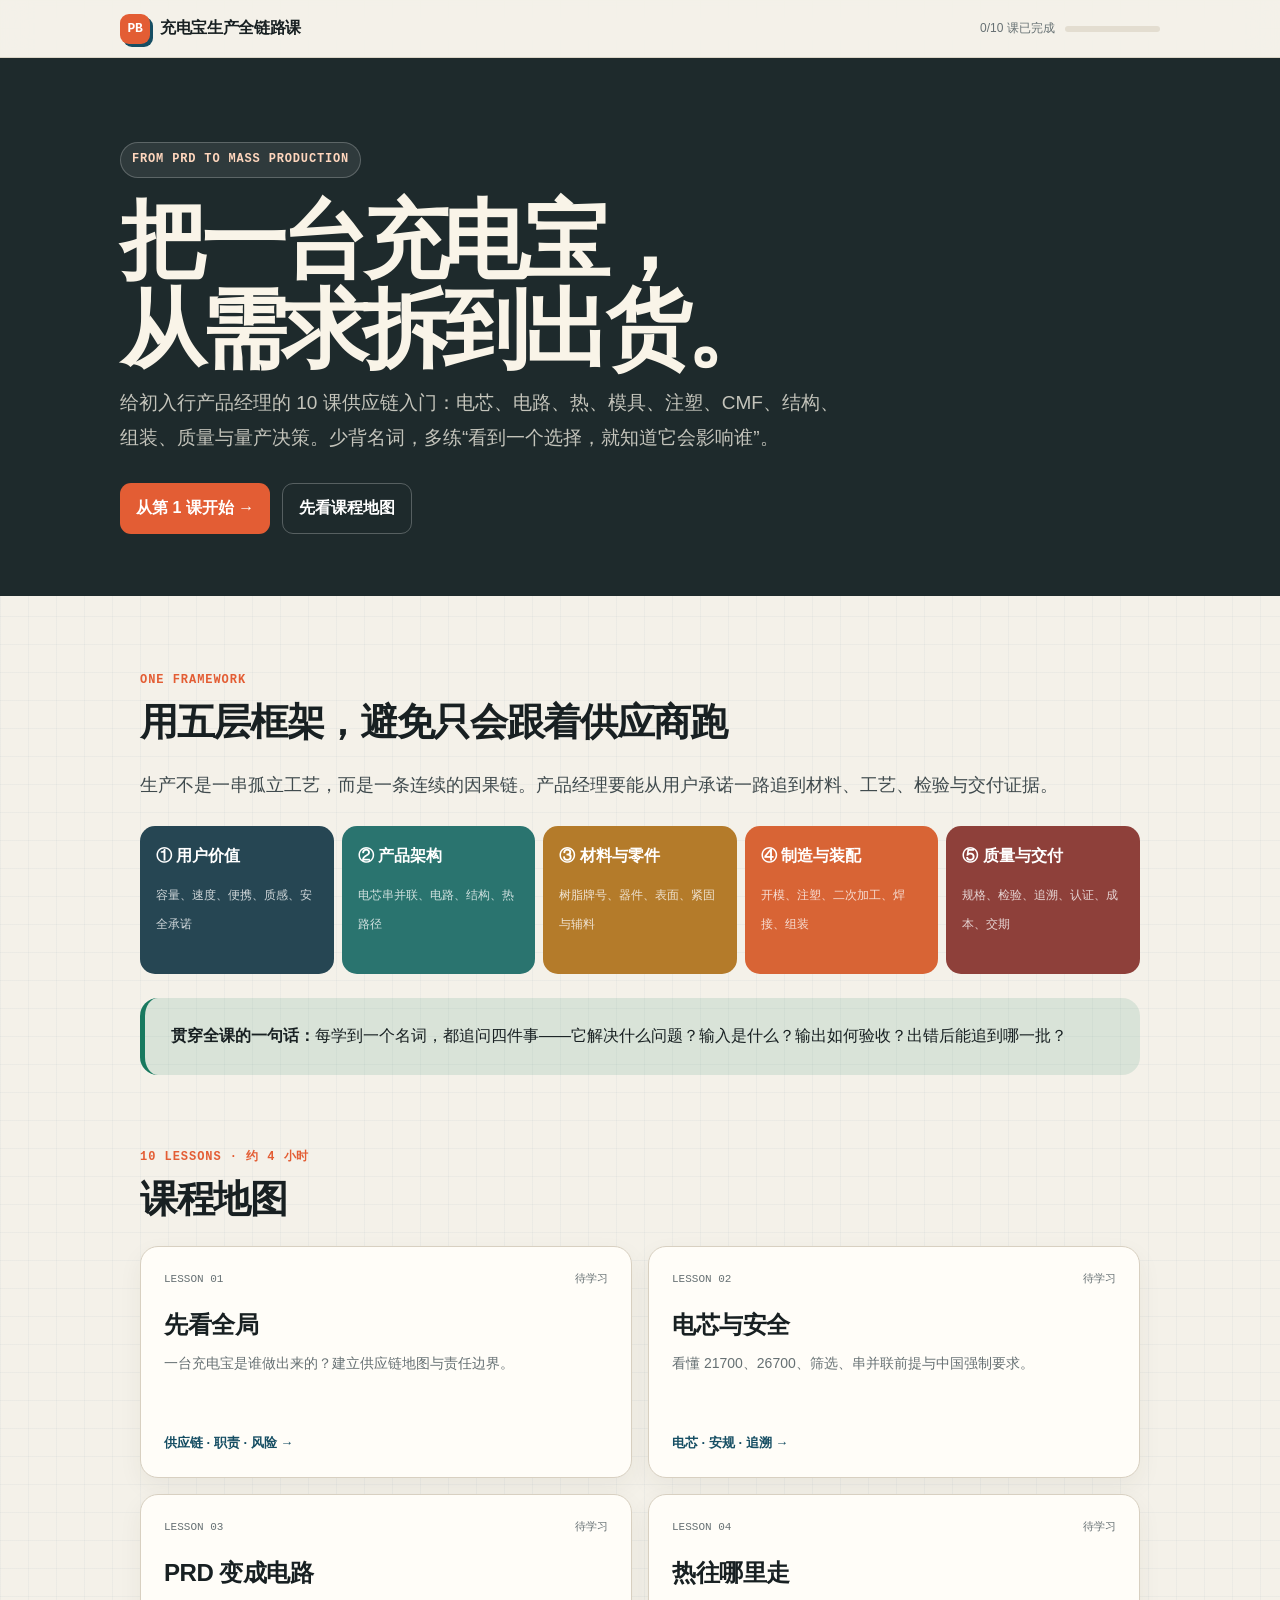
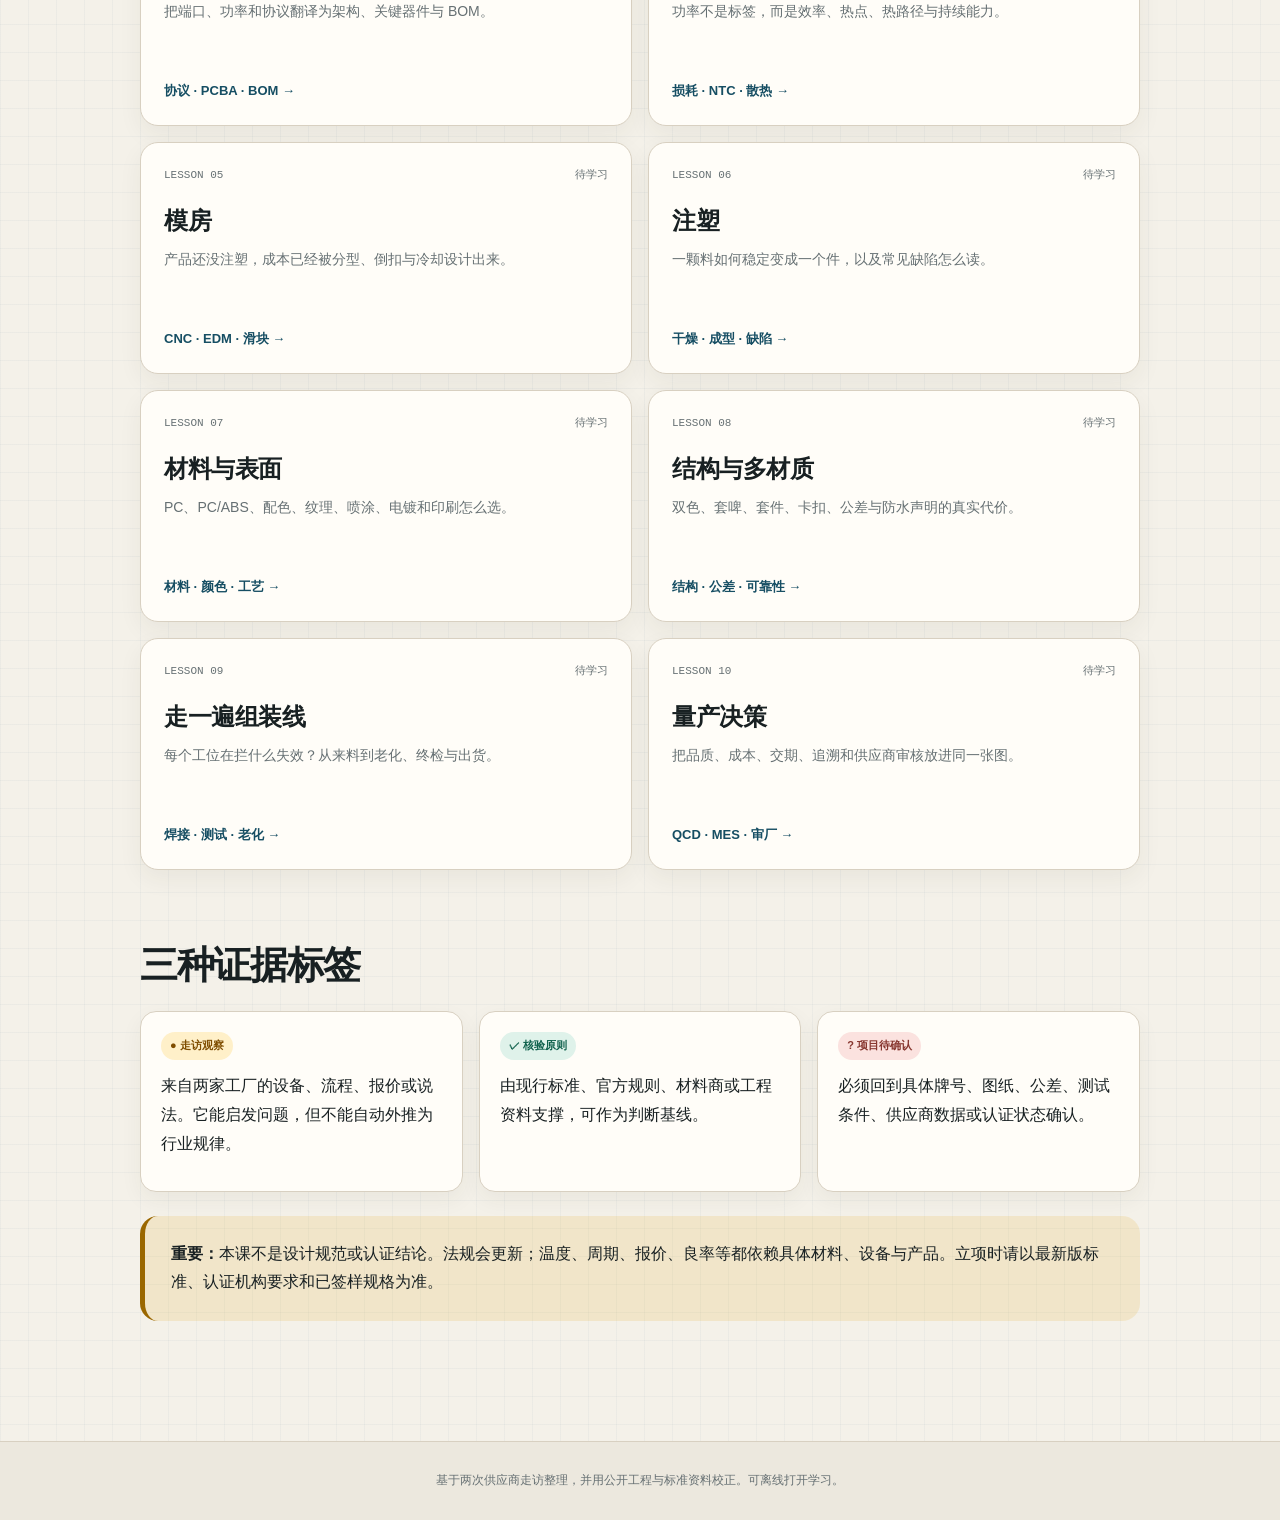
<file: index.html>
<!doctype html>
<html lang="zh-CN">
<head>
  <meta charset="utf-8">
  <meta name="viewport" content="width=device-width,initial-scale=1">
  <title>充电宝生产全链路课｜给初入行产品经理</title>
  <link rel="stylesheet" href="assets/course.css">
</head>
<body data-course-name="充电宝生产全链路课" data-lesson-title="课程首页">
  <header class="topbar">
    <a class="brand-link" href="index.html"><span class="brand-mark">PB</span><span class="brand-name">充电宝生产全链路课</span></a>
    <div class="top-progress"><span data-progress-text>0/10 课已完成</span><span class="progress-track"><span class="progress-fill" data-progress-bar></span></span></div>
  </header>

  <section class="site-hero">
    <div class="site-hero-inner">
      <span class="lesson-tag">FROM PRD TO MASS PRODUCTION</span>
      <h1>把一台充电宝，<br>从需求拆到出货。</h1>
      <p>给初入行产品经理的 10 课供应链入门：电芯、电路、热、模具、注塑、CMF、结构、组装、质量与量产决策。少背名词，多练“看到一个选择，就知道它会影响谁”。</p>
      <div class="cta-row">
        <a class="cta-primary" href="01-supply-chain/index.html">从第 1 课开始 →</a>
        <a class="cta-secondary" href="#course-map">先看课程地图</a>
      </div>
    </div>
  </section>

  <main class="course-main">
    <section>
      <p class="kicker">ONE FRAMEWORK</p>
      <h2>用五层框架，避免只会跟着供应商跑</h2>
      <p class="lead">生产不是一串孤立工艺，而是一条连续的因果链。产品经理要能从用户承诺一路追到材料、工艺、检验与交付证据。</p>
      <div class="framework-strip">
        <div class="framework-stage"><strong>① 用户价值</strong><span>容量、速度、便携、质感、安全承诺</span></div>
        <div class="framework-stage"><strong>② 产品架构</strong><span>电芯串并联、电路、结构、热路径</span></div>
        <div class="framework-stage"><strong>③ 材料与零件</strong><span>树脂牌号、器件、表面、紧固与辅料</span></div>
        <div class="framework-stage"><strong>④ 制造与装配</strong><span>开模、注塑、二次加工、焊接、组装</span></div>
        <div class="framework-stage"><strong>⑤ 质量与交付</strong><span>规格、检验、追溯、认证、成本、交期</span></div>
      </div>
      <div class="insight-box"><strong>贯穿全课的一句话：</strong>每学到一个名词，都追问四件事——它解决什么问题？输入是什么？输出如何验收？出错后能追到哪一批？</div>
    </section>

    <section id="course-map">
      <p class="kicker">10 LESSONS · 约 4 小时</p>
      <h2>课程地图</h2>
      <div class="lesson-grid">
        <a class="lesson-card" data-lesson-card="1" href="01-supply-chain/index.html"><div class="lesson-card-top"><span>LESSON 01</span><span class="status-dot" data-card-status>待学习</span></div><h3>先看全局</h3><p>一台充电宝是谁做出来的？建立供应链地图与责任边界。</p><div class="lesson-card-footer">供应链 · 职责 · 风险 →</div></a>
        <a class="lesson-card" data-lesson-card="2" href="02-cells-and-standards/index.html"><div class="lesson-card-top"><span>LESSON 02</span><span class="status-dot" data-card-status>待学习</span></div><h3>电芯与安全</h3><p>看懂 21700、26700、筛选、串并联前提与中国强制要求。</p><div class="lesson-card-footer">电芯 · 安规 · 追溯 →</div></a>
        <a class="lesson-card" data-lesson-card="3" href="03-electrical-architecture/index.html"><div class="lesson-card-top"><span>LESSON 03</span><span class="status-dot" data-card-status>待学习</span></div><h3>PRD 变成电路</h3><p>把端口、功率和协议翻译为架构、关键器件与 BOM。</p><div class="lesson-card-footer">协议 · PCBA · BOM →</div></a>
        <a class="lesson-card" data-lesson-card="4" href="04-thermal-management/index.html"><div class="lesson-card-top"><span>LESSON 04</span><span class="status-dot" data-card-status>待学习</span></div><h3>热往哪里走</h3><p>功率不是标签，而是效率、热点、热路径与持续能力。</p><div class="lesson-card-footer">损耗 · NTC · 散热 →</div></a>
        <a class="lesson-card" data-lesson-card="5" href="05-tooling/index.html"><div class="lesson-card-top"><span>LESSON 05</span><span class="status-dot" data-card-status>待学习</span></div><h3>模房</h3><p>产品还没注塑，成本已经被分型、倒扣与冷却设计出来。</p><div class="lesson-card-footer">CNC · EDM · 滑块 →</div></a>
        <a class="lesson-card" data-lesson-card="6" href="06-injection-molding/index.html"><div class="lesson-card-top"><span>LESSON 06</span><span class="status-dot" data-card-status>待学习</span></div><h3>注塑</h3><p>一颗料如何稳定变成一个件，以及常见缺陷怎么读。</p><div class="lesson-card-footer">干燥 · 成型 · 缺陷 →</div></a>
        <a class="lesson-card" data-lesson-card="7" href="07-cmf-and-finishing/index.html"><div class="lesson-card-top"><span>LESSON 07</span><span class="status-dot" data-card-status>待学习</span></div><h3>材料与表面</h3><p>PC、PC/ABS、配色、纹理、喷涂、电镀和印刷怎么选。</p><div class="lesson-card-footer">材料 · 颜色 · 工艺 →</div></a>
        <a class="lesson-card" data-lesson-card="8" href="08-multimaterial-structure/index.html"><div class="lesson-card-top"><span>LESSON 08</span><span class="status-dot" data-card-status>待学习</span></div><h3>结构与多材质</h3><p>双色、套啤、套件、卡扣、公差与防水声明的真实代价。</p><div class="lesson-card-footer">结构 · 公差 · 可靠性 →</div></a>
        <a class="lesson-card" data-lesson-card="9" href="09-assembly-and-testing/index.html"><div class="lesson-card-top"><span>LESSON 09</span><span class="status-dot" data-card-status>待学习</span></div><h3>走一遍组装线</h3><p>每个工位在拦什么失效？从来料到老化、终检与出货。</p><div class="lesson-card-footer">焊接 · 测试 · 老化 →</div></a>
        <a class="lesson-card" data-lesson-card="10" href="10-quality-cost-delivery/index.html"><div class="lesson-card-top"><span>LESSON 10</span><span class="status-dot" data-card-status>待学习</span></div><h3>量产决策</h3><p>把品质、成本、交期、追溯和供应商审核放进同一张图。</p><div class="lesson-card-footer">QCD · MES · 审厂 →</div></a>
      </div>
    </section>

    <section>
      <h2>三种证据标签</h2>
      <div class="method-cards three">
        <div class="method-card"><div class="label-row"><span class="evidence-tag field">● 走访观察</span></div><p>来自两家工厂的设备、流程、报价或说法。它能启发问题，但不能自动外推为行业规律。</p></div>
        <div class="method-card"><div class="label-row"><span class="evidence-tag verified">✓ 核验原则</span></div><p>由现行标准、官方规则、材料商或工程资料支撑，可作为判断基线。</p></div>
        <div class="method-card"><div class="label-row"><span class="evidence-tag check">? 项目待确认</span></div><p>必须回到具体牌号、图纸、公差、测试条件、供应商数据或认证状态确认。</p></div>
      </div>
      <div class="warning-box"><strong>重要：</strong>本课不是设计规范或认证结论。法规会更新；温度、周期、报价、良率等都依赖具体材料、设备与产品。立项时请以最新版标准、认证机构要求和已签样规格为准。</div>
    </section>
  </main>

  <footer class="course-footer">基于两次供应商走访整理，并用公开工程与标准资料校正。可离线打开学习。</footer>
  <script src="assets/course.js"></script>
</body>
</html>
</file>
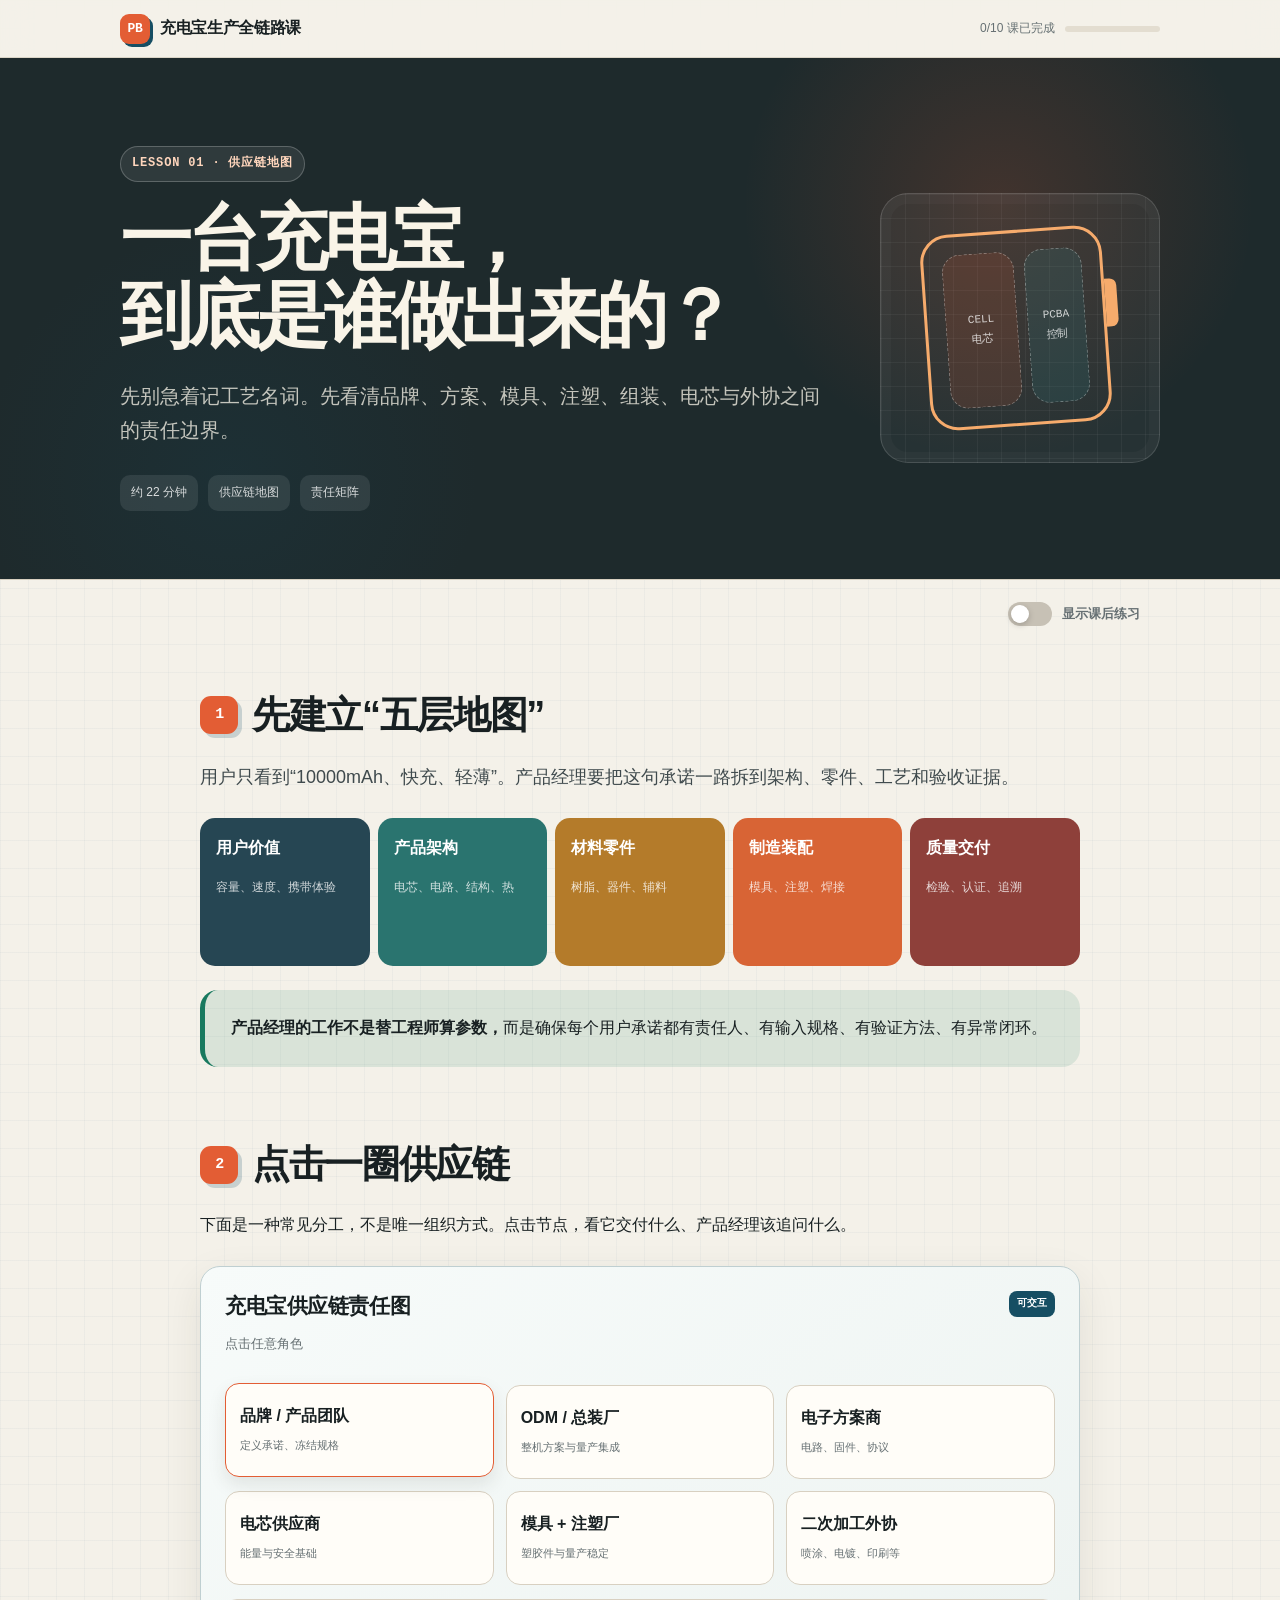
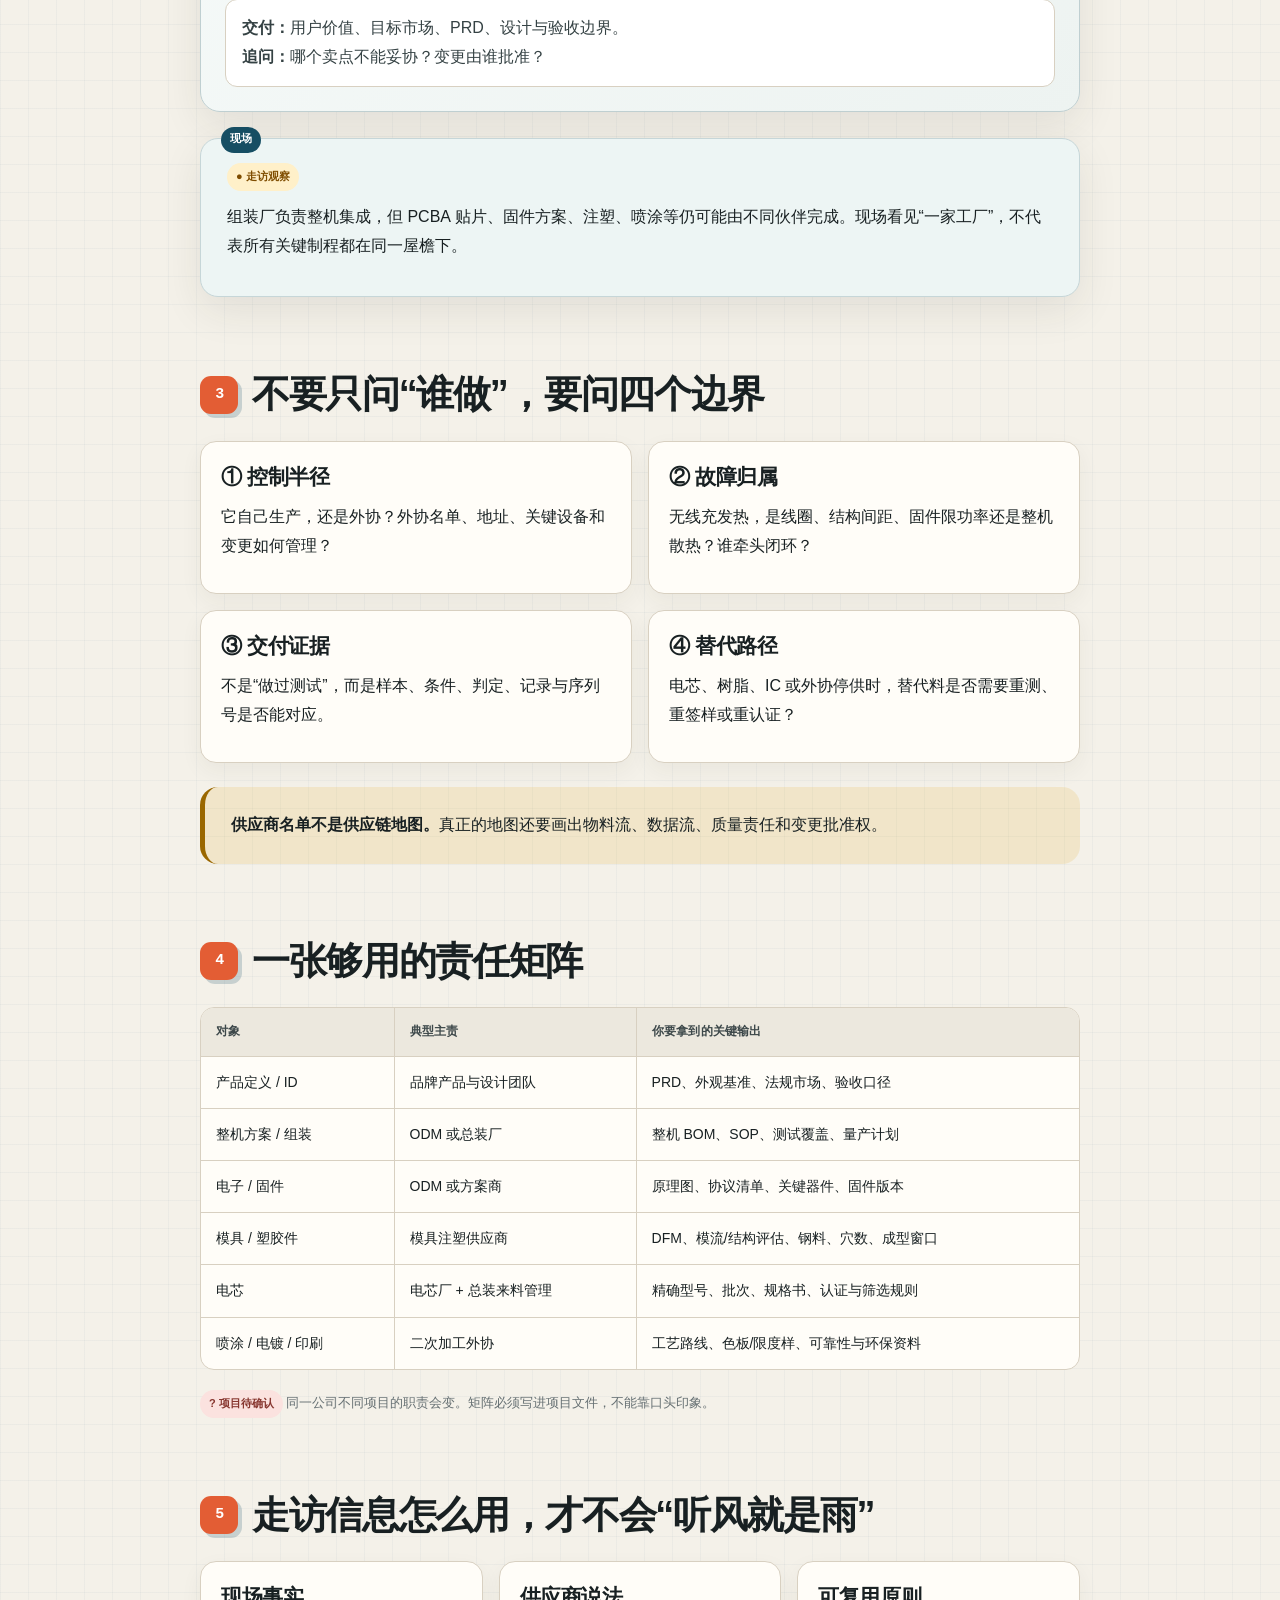
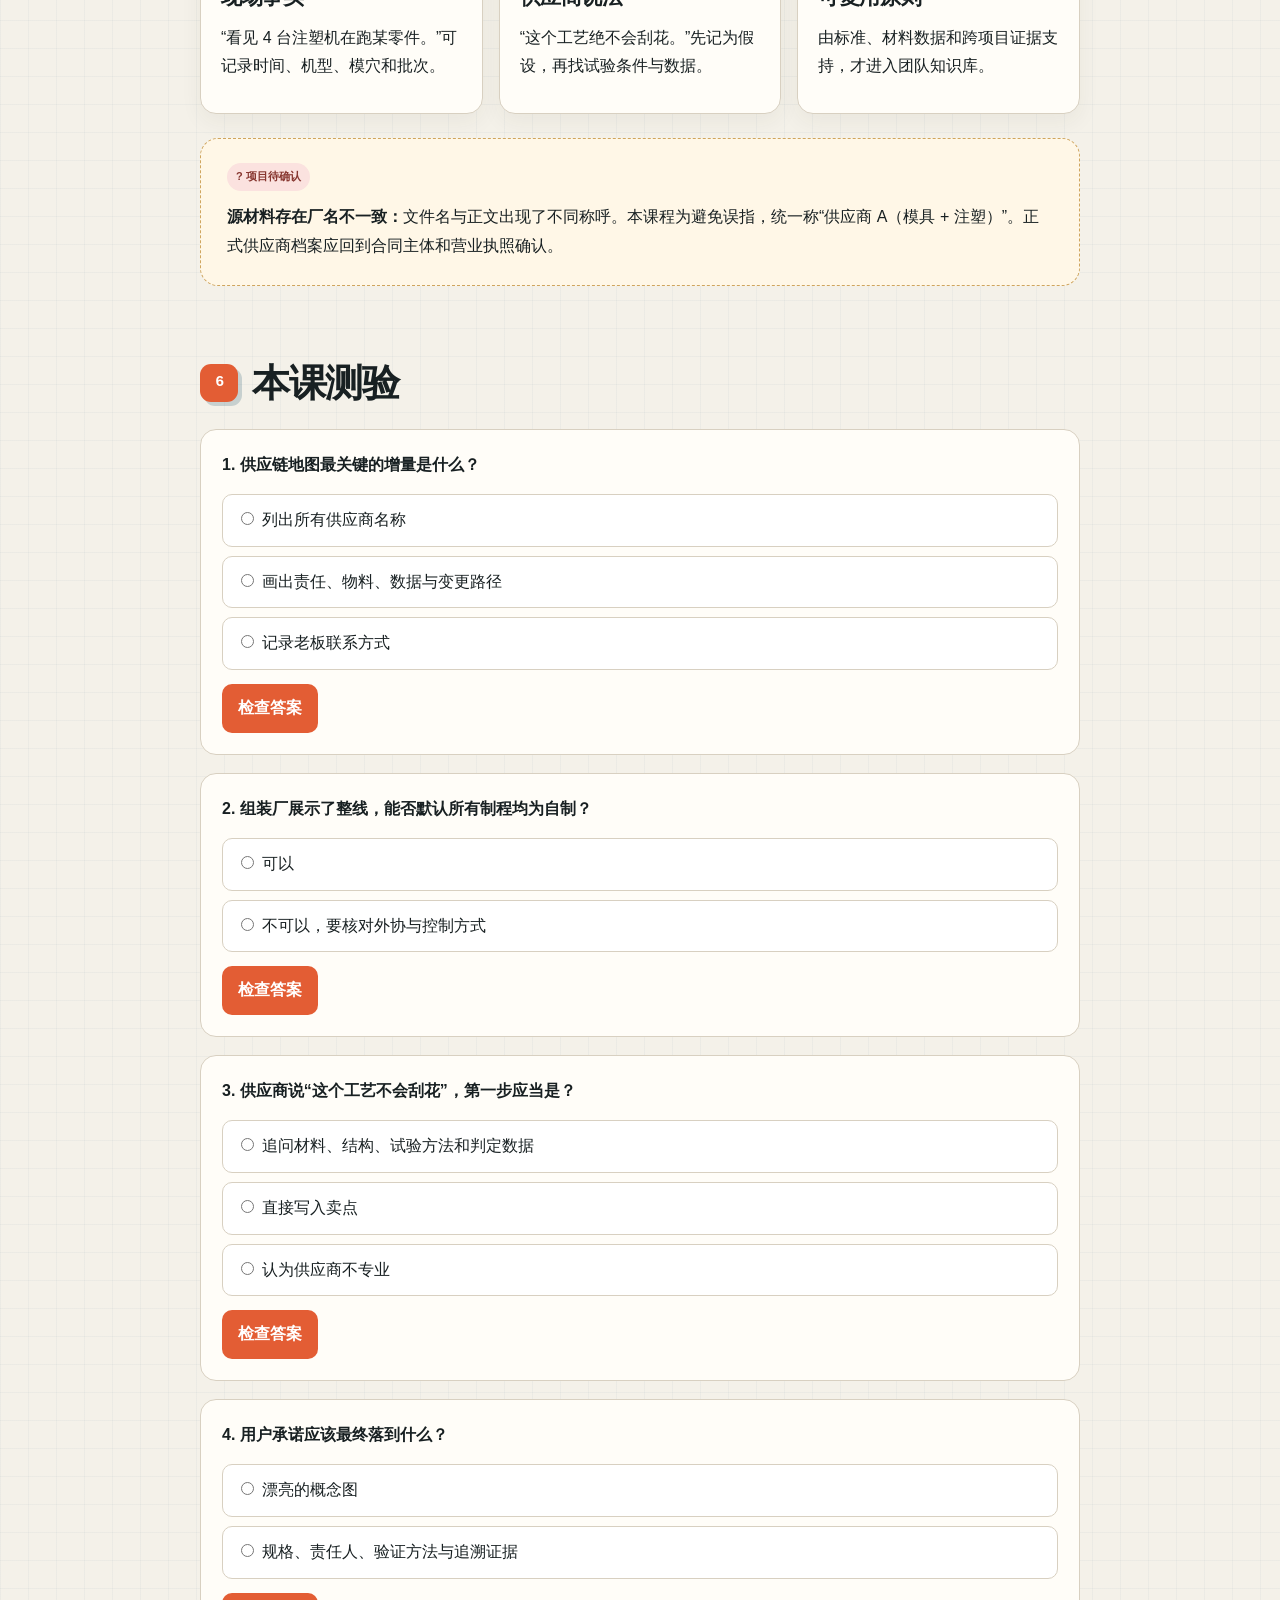
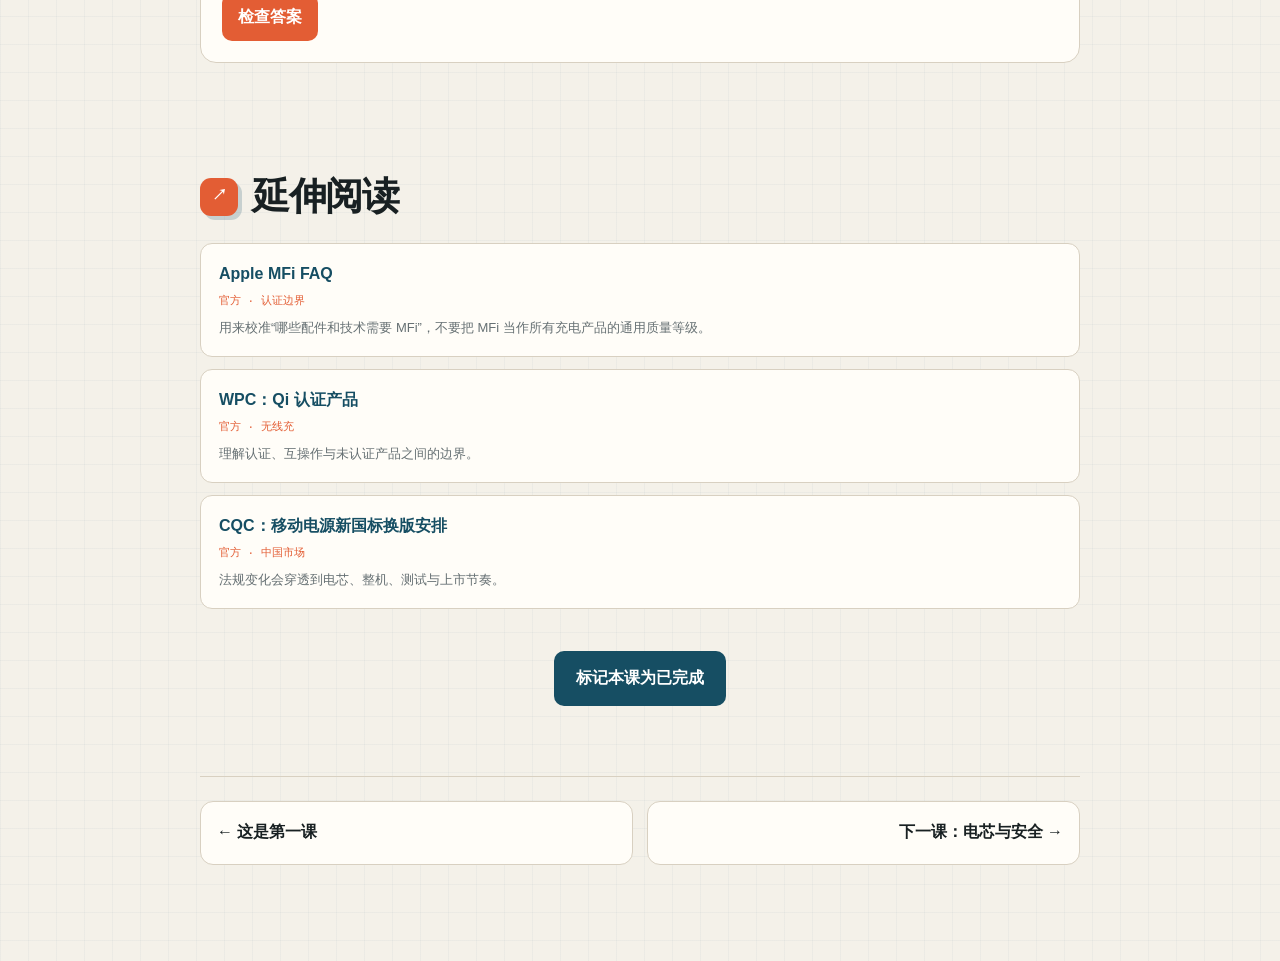
<file: 01-supply-chain/index.html>
<!doctype html><html lang="zh-CN"><head><meta charset="utf-8"><meta name="viewport" content="width=device-width,initial-scale=1"><title>第1课｜先看全局</title><link rel="stylesheet" href="../assets/course.css"></head>
<body data-course-name="充电宝生产全链路课" data-lesson-title="第1课：先看全局" data-lesson-index="1">
<header class="topbar"><a class="brand-link" href="../index.html"><span class="brand-mark">PB</span><span class="brand-name">充电宝生产全链路课</span></a><div class="top-progress"><span data-progress-text>0/10 课已完成</span><span class="progress-track"><span class="progress-fill" data-progress-bar></span></span></div></header>
<section class="hero"><div class="hero-inner"><div class="hero-copy"><span class="lesson-tag">LESSON 01 · 供应链地图</span><h1>一台充电宝，<br>到底是谁做出来的？</h1><p class="hero-subtitle">先别急着记工艺名词。先看清品牌、方案、模具、注塑、组装、电芯与外协之间的责任边界。</p><div class="hero-meta"><span class="meta-chip">约 22 分钟</span><span class="meta-chip">供应链地图</span><span class="meta-chip">责任矩阵</span></div></div><div class="hero-diagram"><div class="battery-shell"><div class="battery-core"><div class="battery-cell">CELL<br>电芯</div><div class="battery-pcb">PCBA<br>控制</div></div></div></div></div></section>
<div class="settings-bar"><label class="toggle-wrap"><input id="code-toggle" type="checkbox"><span class="toggle-track"></span>显示课后练习</label></div>
<main class="container">
  <section><h2><span class="num">1</span>先建立“五层地图”</h2><p class="lead">用户只看到“10000mAh、快充、轻薄”。产品经理要把这句承诺一路拆到架构、零件、工艺和验收证据。</p><div class="framework-strip"><div class="framework-stage"><strong>用户价值</strong><span>容量、速度、携带体验</span></div><div class="framework-stage"><strong>产品架构</strong><span>电芯、电路、结构、热</span></div><div class="framework-stage"><strong>材料零件</strong><span>树脂、器件、辅料</span></div><div class="framework-stage"><strong>制造装配</strong><span>模具、注塑、焊接</span></div><div class="framework-stage"><strong>质量交付</strong><span>检验、认证、追溯</span></div></div><div class="insight-box"><strong>产品经理的工作不是替工程师算参数，</strong>而是确保每个用户承诺都有责任人、有输入规格、有验证方法、有异常闭环。</div></section>

  <section><h2><span class="num">2</span>点击一圈供应链</h2><p>下面是一种常见分工，不是唯一组织方式。点击节点，看它交付什么、产品经理该追问什么。</p><div class="interactive-panel"><div class="interactive-header"><div><h3>充电宝供应链责任图</h3><p class="muted small">点击任意角色</p></div><span class="interactive-badge">可交互</span></div><div class="node-map" id="supply-map"><button class="node-btn active" data-key="brand"><strong>品牌 / 产品团队</strong><span>定义承诺、冻结规格</span></button><button class="node-btn" data-key="odm"><strong>ODM / 总装厂</strong><span>整机方案与量产集成</span></button><button class="node-btn" data-key="solution"><strong>电子方案商</strong><span>电路、固件、协议</span></button><button class="node-btn" data-key="cell"><strong>电芯供应商</strong><span>能量与安全基础</span></button><button class="node-btn" data-key="mold"><strong>模具 + 注塑厂</strong><span>塑胶件与量产稳定</span></button><button class="node-btn" data-key="outside"><strong>二次加工外协</strong><span>喷涂、电镀、印刷等</span></button></div><div class="result-box" id="supply-detail"></div></div>
    <div class="story-card"><div class="label-row"><span class="evidence-tag field">● 走访观察</span></div><p>组装厂负责整机集成，但 PCBA 贴片、固件方案、注塑、喷涂等仍可能由不同伙伴完成。现场看见“一家工厂”，不代表所有关键制程都在同一屋檐下。</p></div>
  </section>

  <section><h2><span class="num">3</span>不要只问“谁做”，要问四个边界</h2><div class="compare-grid"><div class="compare-box"><h3>① 控制半径</h3><p>它自己生产，还是外协？外协名单、地址、关键设备和变更如何管理？</p></div><div class="compare-box"><h3>② 故障归属</h3><p>无线充发热，是线圈、结构间距、固件限功率还是整机散热？谁牵头闭环？</p></div><div class="compare-box"><h3>③ 交付证据</h3><p>不是“做过测试”，而是样本、条件、判定、记录与序列号是否能对应。</p></div><div class="compare-box"><h3>④ 替代路径</h3><p>电芯、树脂、IC 或外协停供时，替代料是否需要重测、重签样或重认证？</p></div></div><div class="warning-box"><strong>供应商名单不是供应链地图。</strong>真正的地图还要画出物料流、数据流、质量责任和变更批准权。</div></section>

  <section><h2><span class="num">4</span>一张够用的责任矩阵</h2><div class="compare-table-wrap"><table class="compare-table"><thead><tr><th>对象</th><th>典型主责</th><th>你要拿到的关键输出</th></tr></thead><tbody><tr><td>产品定义 / ID</td><td>品牌产品与设计团队</td><td>PRD、外观基准、法规市场、验收口径</td></tr><tr><td>整机方案 / 组装</td><td>ODM 或总装厂</td><td>整机 BOM、SOP、测试覆盖、量产计划</td></tr><tr><td>电子 / 固件</td><td>ODM 或方案商</td><td>原理图、协议清单、关键器件、固件版本</td></tr><tr><td>模具 / 塑胶件</td><td>模具注塑供应商</td><td>DFM、模流/结构评估、钢料、穴数、成型窗口</td></tr><tr><td>电芯</td><td>电芯厂 + 总装来料管理</td><td>精确型号、批次、规格书、认证与筛选规则</td></tr><tr><td>喷涂 / 电镀 / 印刷</td><td>二次加工外协</td><td>工艺路线、色板/限度样、可靠性与环保资料</td></tr></tbody></table></div><p class="muted small"><span class="evidence-tag check">? 项目待确认</span> 同一公司不同项目的职责会变。矩阵必须写进项目文件，不能靠口头印象。</p></section>

  <section><h2><span class="num">5</span>走访信息怎么用，才不会“听风就是雨”</h2><div class="method-cards three"><div class="method-card"><h3>现场事实</h3><p>“看见 4 台注塑机在跑某零件。”可记录时间、机型、模穴和批次。</p></div><div class="method-card"><h3>供应商说法</h3><p>“这个工艺绝不会刮花。”先记为假设，再找试验条件与数据。</p></div><div class="method-card"><h3>可复用原则</h3><p>由标准、材料数据和跨项目证据支持，才进入团队知识库。</p></div></div><div class="field-note"><div class="label-row"><span class="evidence-tag check">? 项目待确认</span></div><strong>源材料存在厂名不一致：</strong>文件名与正文出现了不同称呼。本课程为避免误指，统一称“供应商 A（模具 + 注塑）”。正式供应商档案应回到合同主体和营业执照确认。</div></section>

  <section><h2><span class="num">6</span>本课测验</h2><div class="quiz-list">
    <div class="quiz" id="q1"><p class="quiz-question">1. 供应链地图最关键的增量是什么？</p><div class="quiz-options"><label class="quiz-option"><input type="radio" name="q1" value="wrong">列出所有供应商名称</label><label class="quiz-option"><input type="radio" name="q1" value="correct">画出责任、物料、数据与变更路径</label><label class="quiz-option"><input type="radio" name="q1" value="wrong">记录老板联系方式</label></div><button class="action-btn" onclick="checkQuiz(this,'q1')">检查答案</button><p class="quiz-feedback correct" id="q1-correct" hidden>正确。名称只是节点，责任和证据路径才让地图能用于决策。</p><p class="quiz-feedback wrong" id="q1-wrong" hidden>还差一步：要能回答“谁交付、谁验证、出错追到哪”。</p></div>
    <div class="quiz" id="q2"><p class="quiz-question">2. 组装厂展示了整线，能否默认所有制程均为自制？</p><div class="quiz-options"><label class="quiz-option"><input type="radio" name="q2" value="wrong">可以</label><label class="quiz-option"><input type="radio" name="q2" value="correct">不可以，要核对外协与控制方式</label></div><button class="action-btn" onclick="checkQuiz(this,'q2')">检查答案</button><p class="quiz-feedback correct" id="q2-correct" hidden>正确。SMT、注塑、涂装等都可能外协。</p><p class="quiz-feedback wrong" id="q2-wrong" hidden>看到整线不等于所有关键零件和工艺都在厂内。</p></div>
    <div class="quiz" id="q3"><p class="quiz-question">3. 供应商说“这个工艺不会刮花”，第一步应当是？</p><div class="quiz-options"><label class="quiz-option"><input type="radio" name="q3" value="correct">追问材料、结构、试验方法和判定数据</label><label class="quiz-option"><input type="radio" name="q3" value="wrong">直接写入卖点</label><label class="quiz-option"><input type="radio" name="q3" value="wrong">认为供应商不专业</label></div><button class="action-btn" onclick="checkQuiz(this,'q3')">检查答案</button><p class="quiz-feedback correct" id="q3-correct" hidden>正确。把绝对陈述翻译为可验证条件。</p><p class="quiz-feedback wrong" id="q3-wrong" hidden>先不接受也不否定，把说法变成测试问题。</p></div>
    <div class="quiz" id="q4"><p class="quiz-question">4. 用户承诺应该最终落到什么？</p><div class="quiz-options"><label class="quiz-option"><input type="radio" name="q4" value="wrong">漂亮的概念图</label><label class="quiz-option"><input type="radio" name="q4" value="correct">规格、责任人、验证方法与追溯证据</label></div><button class="action-btn" onclick="checkQuiz(this,'q4')">检查答案</button><p class="quiz-feedback correct" id="q4-correct" hidden>正确，这四项把“想法”变成可交付产品。</p><p class="quiz-feedback wrong" id="q4-wrong" hidden>概念图有用，但不能独自约束量产。</p></div>
  </div></section>

  <section class="further-reading"><h2><span class="num">↗</span>延伸阅读</h2><div class="reading-list"><div class="reading-item"><div class="reading-title"><a href="https://mfi.apple.com/en/faqs" target="_blank" rel="noopener">Apple MFi FAQ</a></div><div class="reading-meta">官方 · 认证边界</div><div class="reading-desc">用来校准“哪些配件和技术需要 MFi”，不要把 MFi 当作所有充电产品的通用质量等级。</div></div><div class="reading-item"><div class="reading-title"><a href="https://www.wirelesspowerconsortium.com/knowledge-base/testing-and-certification/qi-certified-products/" target="_blank" rel="noopener">WPC：Qi 认证产品</a></div><div class="reading-meta">官方 · 无线充</div><div class="reading-desc">理解认证、互操作与未认证产品之间的边界。</div></div><div class="reading-item"><div class="reading-title"><a href="https://www.cqc.com.cn/www/col68/91045.html" target="_blank" rel="noopener">CQC：移动电源新国标换版安排</a></div><div class="reading-meta">官方 · 中国市场</div><div class="reading-desc">法规变化会穿透到电芯、整机、测试与上市节奏。</div></div></div></section>

  <section id="code-exercise"><h2><span class="num">练</span>课后练习</h2><div class="exercise-card"><h3>练习 1：画出你的项目地图</h3><p>选一个在手项目，列出品牌、ODM、电芯、PCBA、模具注塑和外协，并给每个节点写出“交付物、验收人、异常主责”。</p><button class="hint-toggle" onclick="toggleHint(this)">查看提示</button><div class="hint-content" hidden>如果某格只能写“供应商负责”，说明责任仍太模糊。继续拆到可交付文件或记录。</div></div><div class="exercise-card"><h3>练习 2：把绝对说法改成验证问题</h3><p>将“这个表面不会刮花”“这个结构肯定防水”“这个电芯更安全”各改写成一个可测试的问题。</p><button class="hint-toggle" onclick="toggleHint(this)">查看提示</button><div class="hint-content" hidden>补齐样品状态、测试方法、条件、数量和通过判定。</div></div></section>
  <div class="complete-wrap"><button class="complete-btn" data-complete-lesson>标记本课为已完成</button></div><nav class="lesson-nav"><span>← 这是第一课</span><a href="../02-cells-and-standards/index.html">下一课：电芯与安全 →</a></nav>
</main><script src="../assets/course.js"></script><script>
const supplyInfo={brand:'<strong>交付：</strong>用户价值、目标市场、PRD、设计与验收边界。<br><strong>追问：</strong>哪个卖点不能妥协？变更由谁批准？',odm:'<strong>交付：</strong>整机 BOM、工艺路线、测试方案和交付计划。<br><strong>追问：</strong>哪些工序外协？异常由谁牵头？',solution:'<strong>交付：</strong>原理图、PCBA、协议与固件版本。<br><strong>追问：</strong>协议、器件替代和固件升级如何验证？',cell:'<strong>交付：</strong>精确型号、批次、规格书与合规资料。<br><strong>追问：</strong>一致性如何筛选？批次如何追溯？',mold:'<strong>交付：</strong>模具、DFM、塑胶件和成型窗口。<br><strong>追问：</strong>钢料、穴数、关键尺寸和维修寿命？',outside:'<strong>交付：</strong>喷涂、电镀、印刷等外观件。<br><strong>追问：</strong>工艺窗口、限度样、可靠性和环保控制？'};const detail=document.getElementById('supply-detail');function showSupply(key){detail.innerHTML=supplyInfo[key];document.querySelectorAll('#supply-map .node-btn').forEach(b=>b.classList.toggle('active',b.dataset.key===key));}document.getElementById('supply-map').addEventListener('click',e=>{const b=e.target.closest('.node-btn');if(b)showSupply(b.dataset.key)});showSupply('brand');
</script></body></html>
</file>
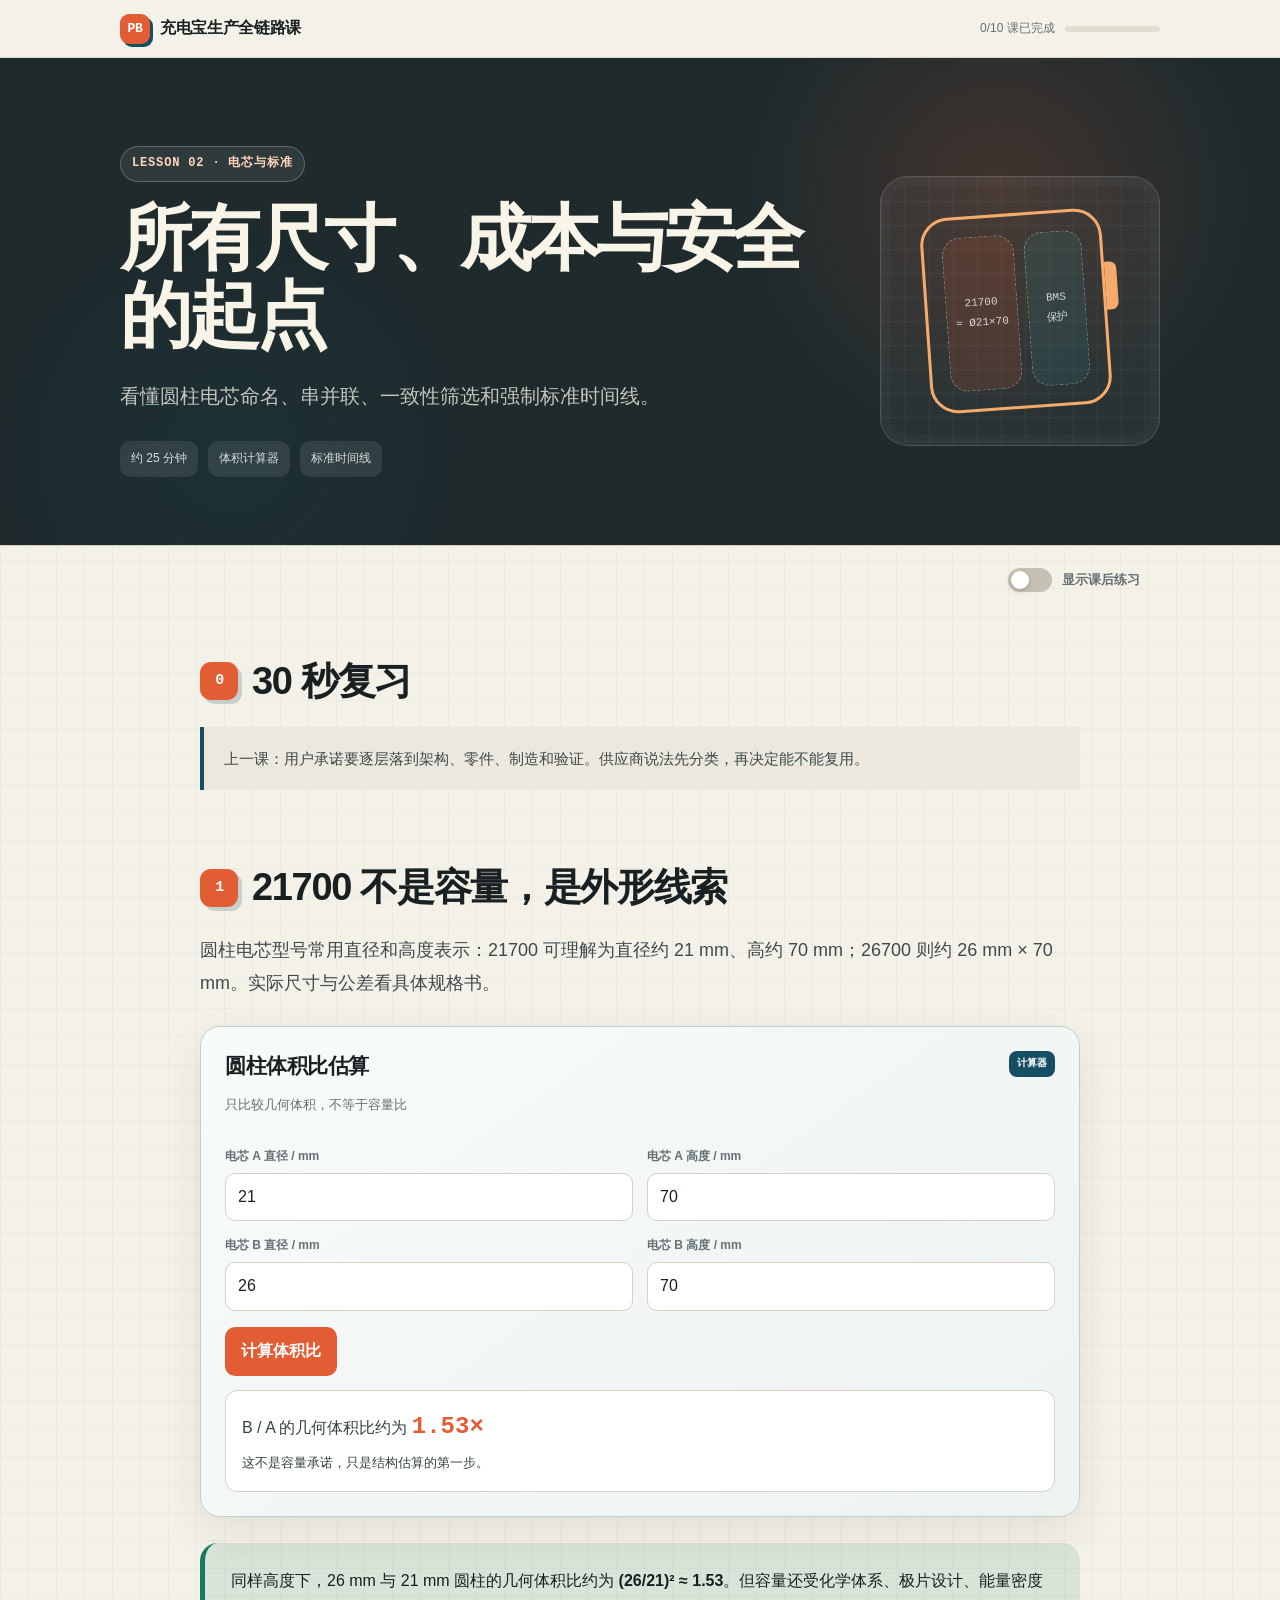
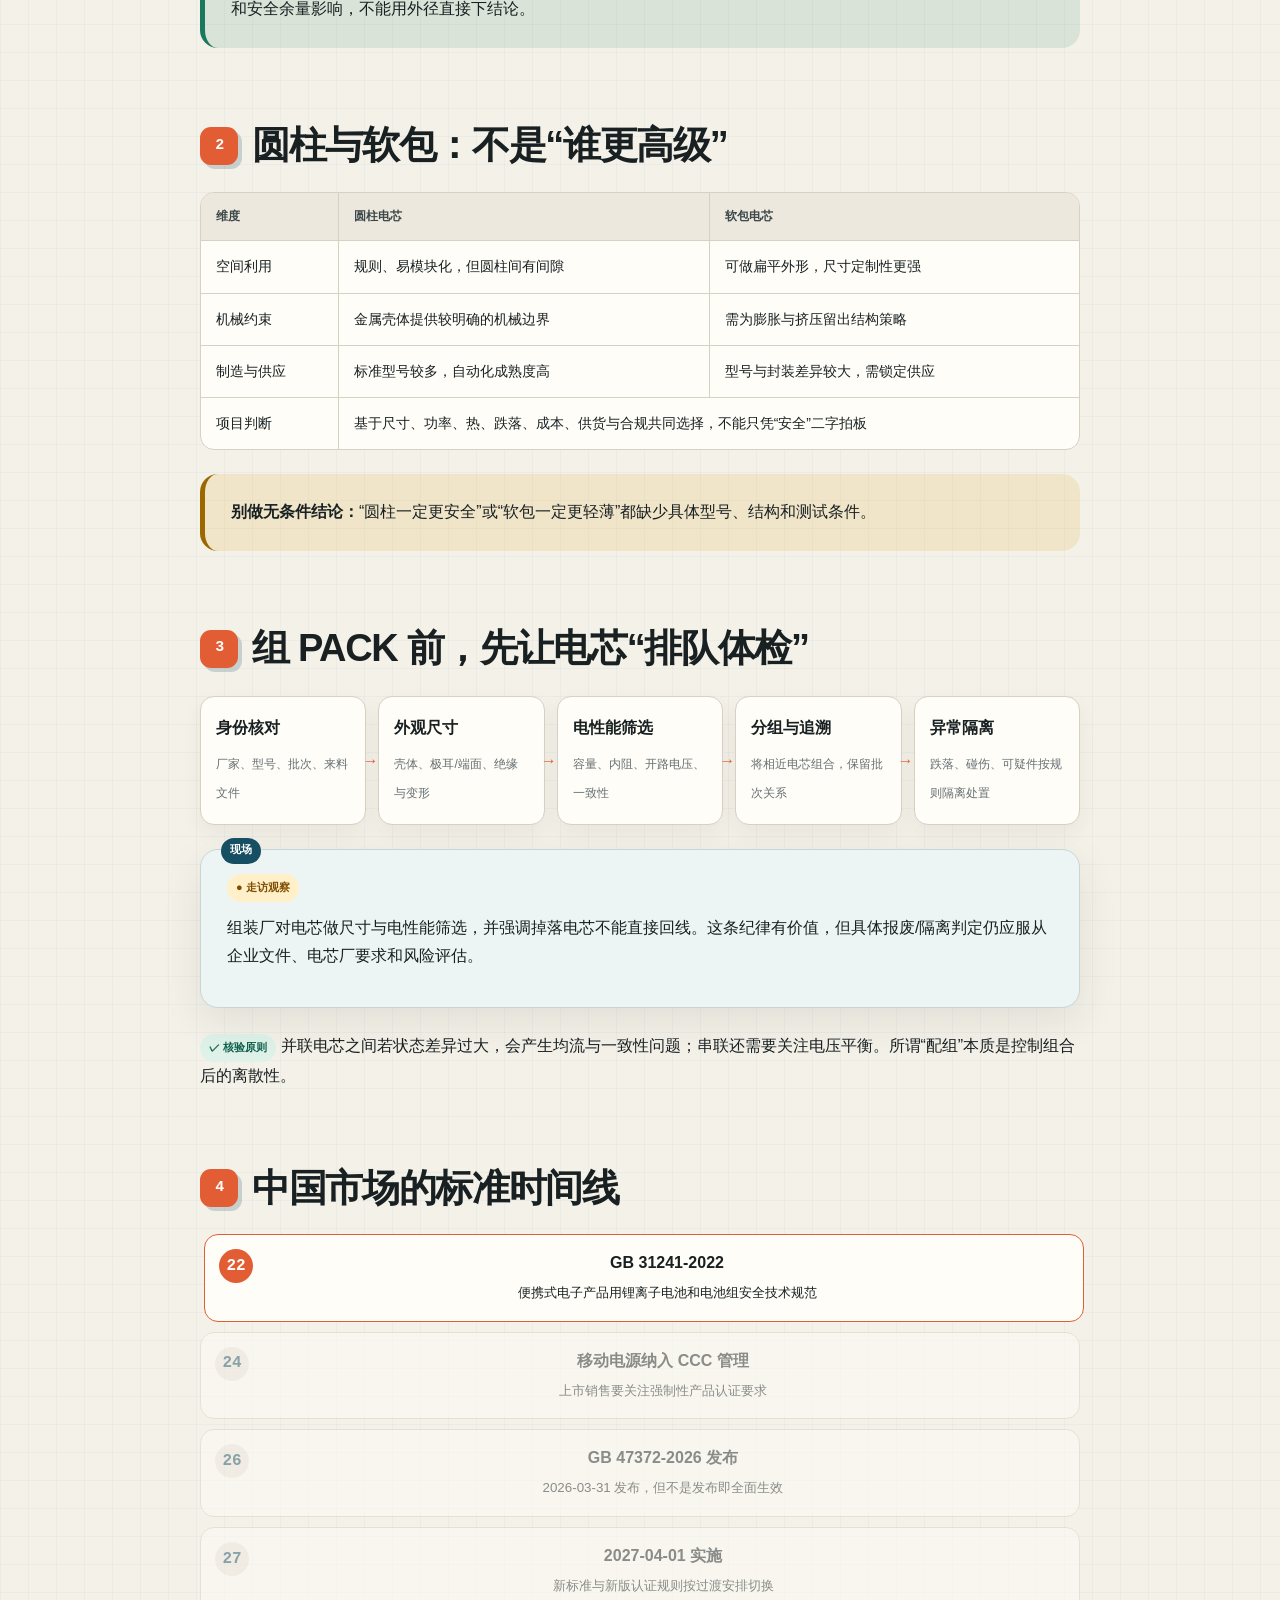
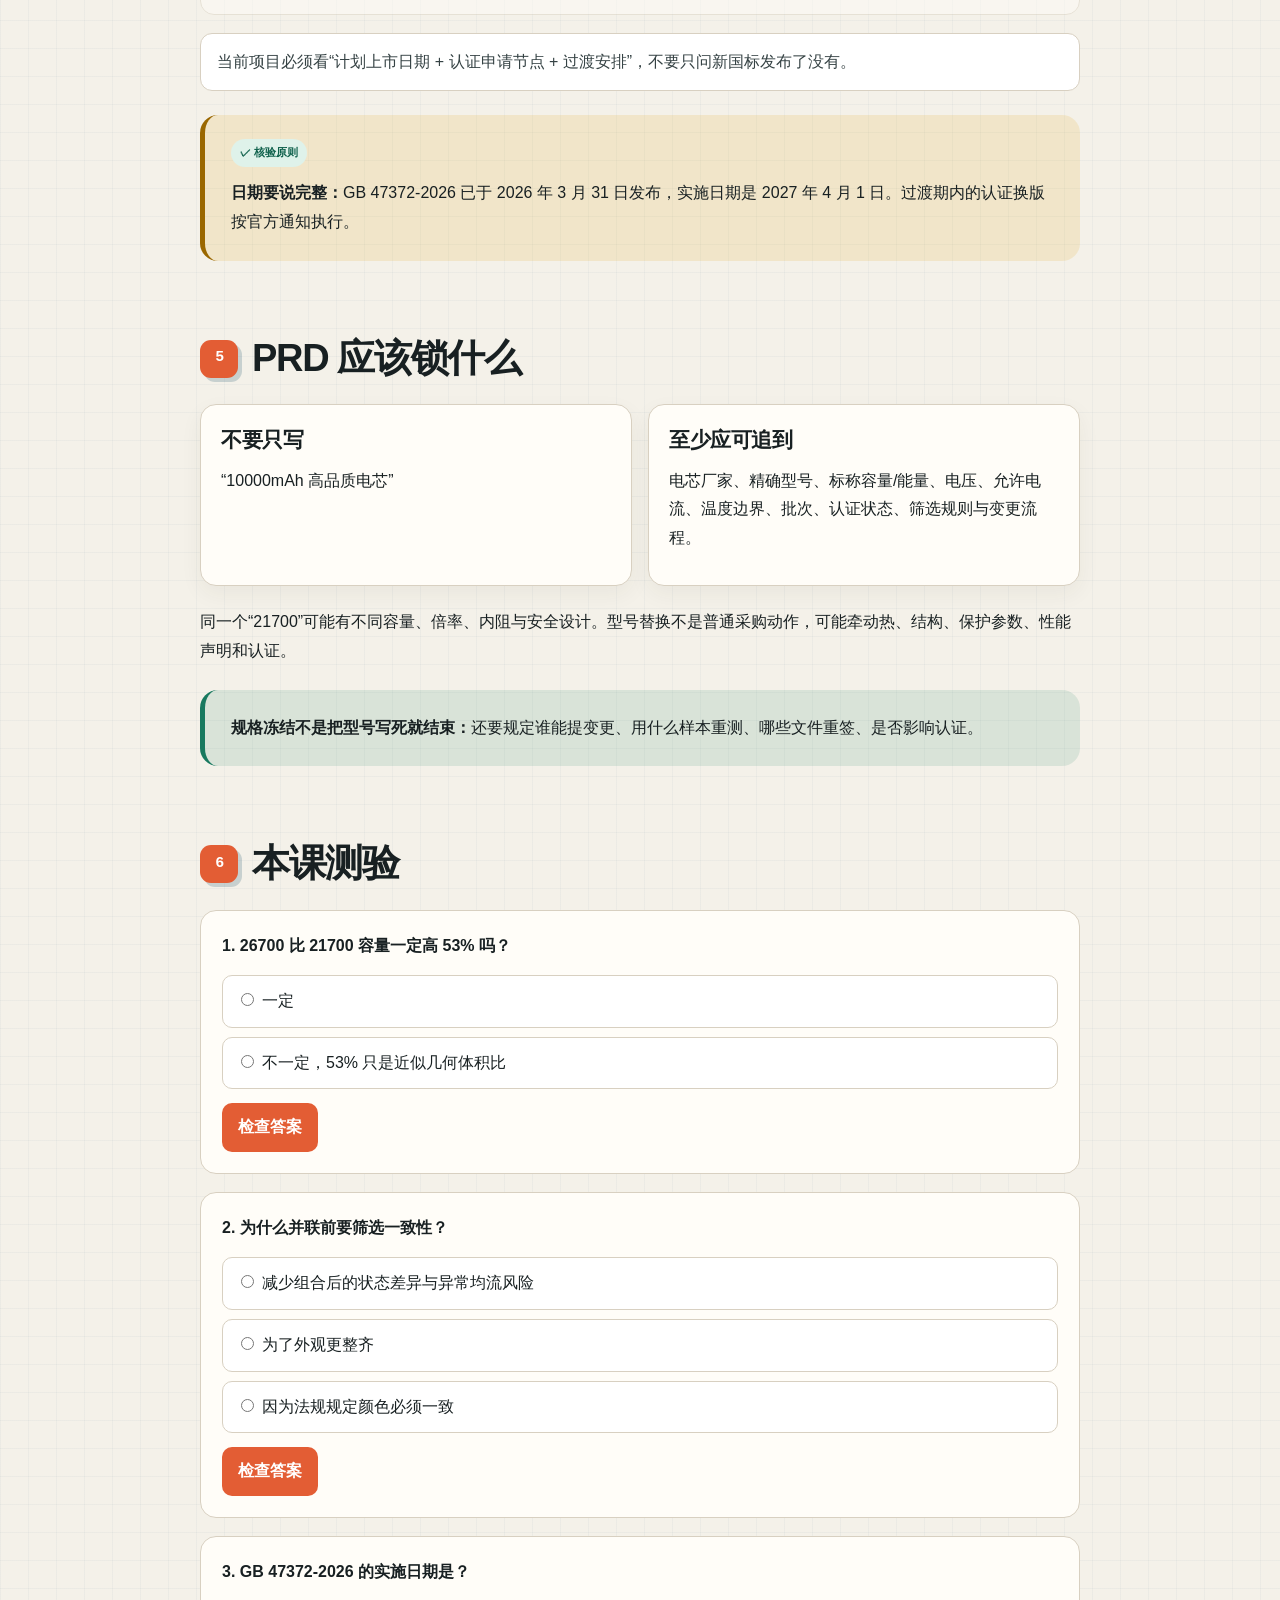
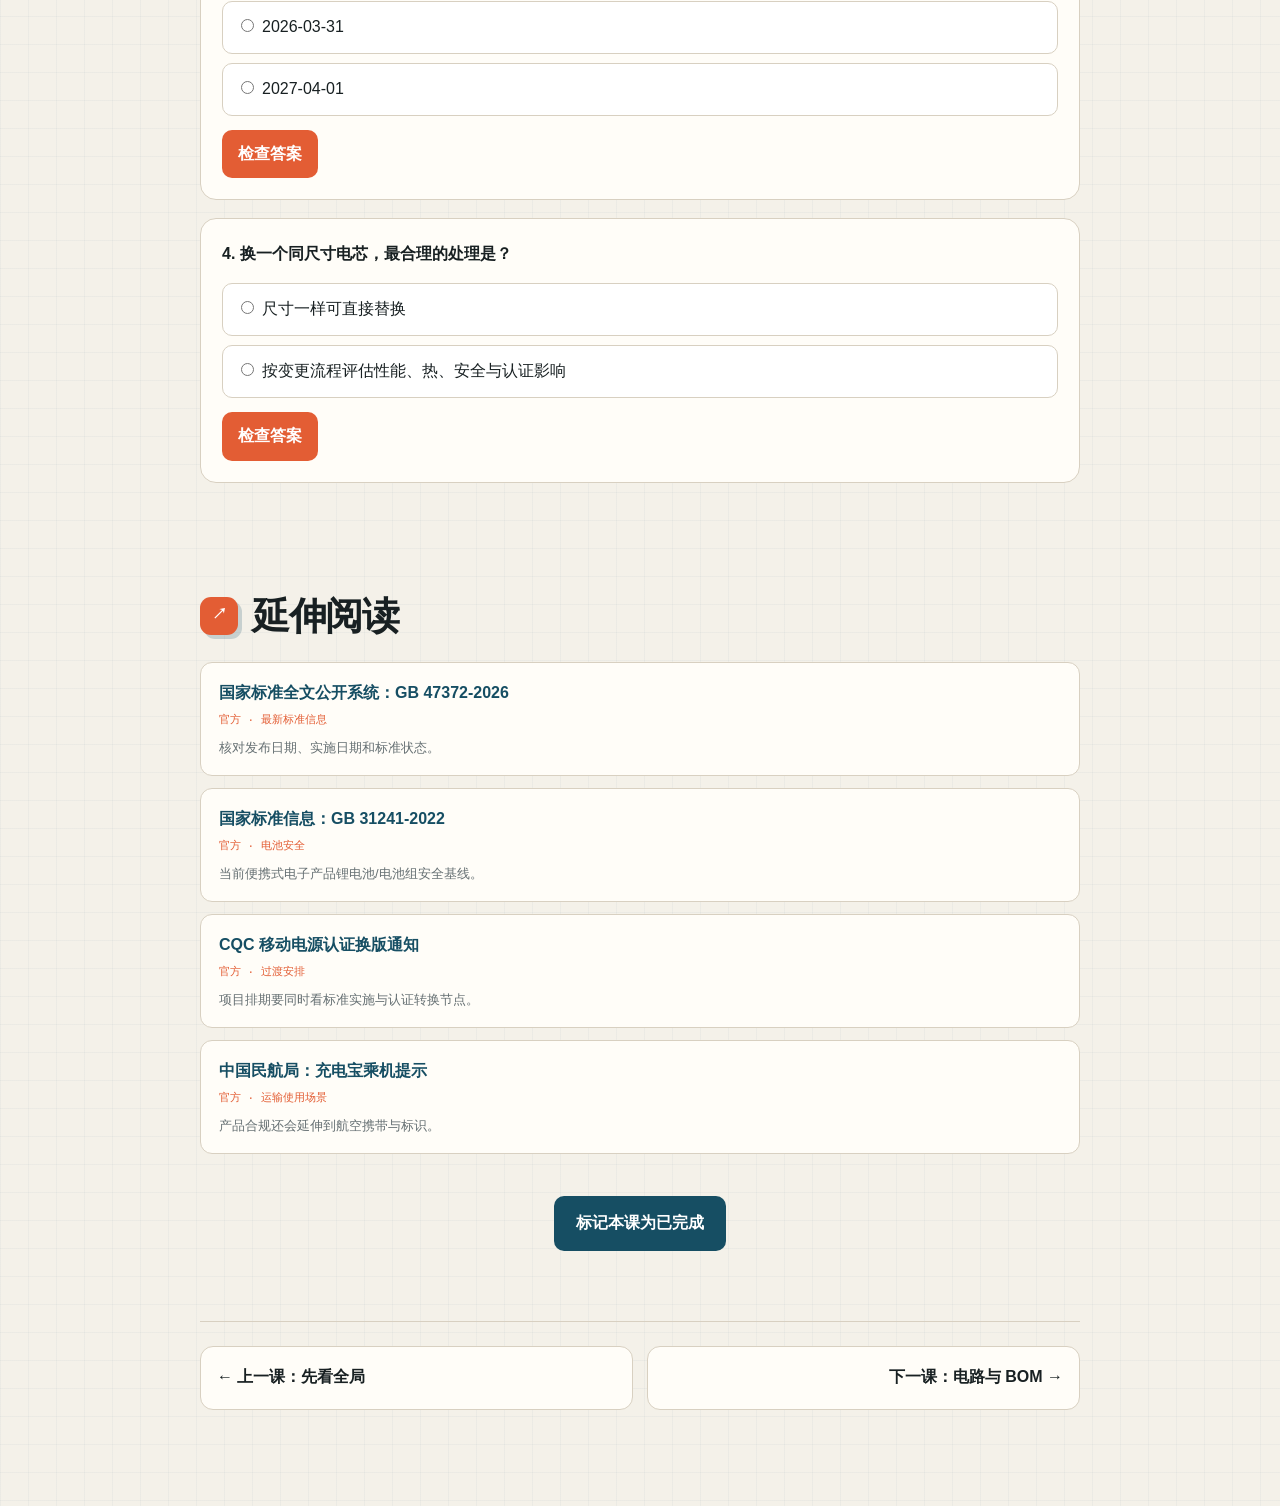
<file: 02-cells-and-standards/index.html>
<!doctype html><html lang="zh-CN"><head><meta charset="utf-8"><meta name="viewport" content="width=device-width,initial-scale=1"><title>第2课｜电芯与安全</title><link rel="stylesheet" href="../assets/course.css"></head>
<body data-course-name="充电宝生产全链路课" data-lesson-title="第2课：电芯与安全" data-lesson-index="2">
<header class="topbar"><a class="brand-link" href="../index.html"><span class="brand-mark">PB</span><span class="brand-name">充电宝生产全链路课</span></a><div class="top-progress"><span data-progress-text>0/10 课已完成</span><span class="progress-track"><span class="progress-fill" data-progress-bar></span></span></div></header>
<section class="hero"><div class="hero-inner"><div class="hero-copy"><span class="lesson-tag">LESSON 02 · 电芯与标准</span><h1>所有尺寸、成本与安全的起点</h1><p class="hero-subtitle">看懂圆柱电芯命名、串并联、一致性筛选和强制标准时间线。</p><div class="hero-meta"><span class="meta-chip">约 25 分钟</span><span class="meta-chip">体积计算器</span><span class="meta-chip">标准时间线</span></div></div><div class="hero-diagram"><div class="battery-shell"><div class="battery-core"><div class="battery-cell">21700<br>≈ Ø21×70</div><div class="battery-pcb">BMS<br>保护</div></div></div></div></div></section>
<div class="settings-bar"><label class="toggle-wrap"><input id="code-toggle" type="checkbox"><span class="toggle-track"></span>显示课后练习</label></div>
<main class="container">
  <section><h2><span class="num">0</span>30 秒复习</h2><div class="blockquote">上一课：用户承诺要逐层落到架构、零件、制造和验证。供应商说法先分类，再决定能不能复用。</div></section>
  <section><h2><span class="num">1</span>21700 不是容量，是外形线索</h2><p class="lead">圆柱电芯型号常用直径和高度表示：21700 可理解为直径约 21 mm、高约 70 mm；26700 则约 26 mm × 70 mm。实际尺寸与公差看具体规格书。</p><div class="interactive-panel"><div class="interactive-header"><div><h3>圆柱体积比估算</h3><p class="muted small">只比较几何体积，不等于容量比</p></div><span class="interactive-badge">计算器</span></div><div class="control-grid"><div class="control"><label>电芯 A 直径 / mm</label><input id="d1" type="number" value="21"></div><div class="control"><label>电芯 A 高度 / mm</label><input id="h1" type="number" value="70"></div><div class="control"><label>电芯 B 直径 / mm</label><input id="d2" type="number" value="26"></div><div class="control"><label>电芯 B 高度 / mm</label><input id="h2" type="number" value="70"></div></div><button class="action-btn" id="cell-calc">计算体积比</button><div class="result-box" id="cell-result"></div></div><div class="insight-box">同样高度下，26 mm 与 21 mm 圆柱的几何体积比约为 <strong>(26/21)² ≈ 1.53</strong>。但容量还受化学体系、极片设计、能量密度和安全余量影响，不能用外径直接下结论。</div></section>

  <section><h2><span class="num">2</span>圆柱与软包：不是“谁更高级”</h2><div class="compare-table-wrap"><table class="compare-table"><thead><tr><th>维度</th><th>圆柱电芯</th><th>软包电芯</th></tr></thead><tbody><tr><td>空间利用</td><td>规则、易模块化，但圆柱间有间隙</td><td>可做扁平外形，尺寸定制性更强</td></tr><tr><td>机械约束</td><td>金属壳体提供较明确的机械边界</td><td>需为膨胀与挤压留出结构策略</td></tr><tr><td>制造与供应</td><td>标准型号较多，自动化成熟度高</td><td>型号与封装差异较大，需锁定供应</td></tr><tr><td>项目判断</td><td colspan="2">基于尺寸、功率、热、跌落、成本、供货与合规共同选择，不能只凭“安全”二字拍板</td></tr></tbody></table></div><div class="warning-box"><strong>别做无条件结论：</strong>“圆柱一定更安全”或“软包一定更轻薄”都缺少具体型号、结构和测试条件。</div></section>

  <section><h2><span class="num">3</span>组 PACK 前，先让电芯“排队体检”</h2><div class="pipeline"><div class="pipeline-step"><strong>身份核对</strong><span>厂家、型号、批次、来料文件</span></div><div class="pipeline-step"><strong>外观尺寸</strong><span>壳体、极耳/端面、绝缘与变形</span></div><div class="pipeline-step"><strong>电性能筛选</strong><span>容量、内阻、开路电压、一致性</span></div><div class="pipeline-step"><strong>分组与追溯</strong><span>将相近电芯组合，保留批次关系</span></div><div class="pipeline-step"><strong>异常隔离</strong><span>跌落、碰伤、可疑件按规则隔离处置</span></div></div><div class="story-card"><div class="label-row"><span class="evidence-tag field">● 走访观察</span></div><p>组装厂对电芯做尺寸与电性能筛选，并强调掉落电芯不能直接回线。这条纪律有价值，但具体报废/隔离判定仍应服从企业文件、电芯厂要求和风险评估。</p></div><p><span class="evidence-tag verified">✓ 核验原则</span> 并联电芯之间若状态差异过大，会产生均流与一致性问题；串联还需要关注电压平衡。所谓“配组”本质是控制组合后的离散性。</p></section>

  <section><h2><span class="num">4</span>中国市场的标准时间线</h2><div class="stepper" id="standard-timeline"><button class="stepper-item active" data-step="0"><span class="step-dot">22</span><span><strong>GB 31241-2022</strong><br><small>便携式电子产品用锂离子电池和电池组安全技术规范</small></span></button><button class="stepper-item" data-step="1"><span class="step-dot">24</span><span><strong>移动电源纳入 CCC 管理</strong><br><small>上市销售要关注强制性产品认证要求</small></span></button><button class="stepper-item" data-step="2"><span class="step-dot">26</span><span><strong>GB 47372-2026 发布</strong><br><small>2026-03-31 发布，但不是发布即全面生效</small></span></button><button class="stepper-item" data-step="3"><span class="step-dot">27</span><span><strong>2027-04-01 实施</strong><br><small>新标准与新版认证规则按过渡安排切换</small></span></button></div><div class="result-box" id="standard-detail">当前项目必须看“计划上市日期 + 认证申请节点 + 过渡安排”，不要只问新国标发布了没有。</div><div class="warning-box"><div class="label-row"><span class="evidence-tag verified">✓ 核验原则</span></div><strong>日期要说完整：</strong>GB 47372-2026 已于 2026 年 3 月 31 日发布，实施日期是 2027 年 4 月 1 日。过渡期内的认证换版按官方通知执行。</div></section>

  <section><h2><span class="num">5</span>PRD 应该锁什么</h2><div class="compare-grid"><div class="compare-box"><h3>不要只写</h3><p>“10000mAh 高品质电芯”</p></div><div class="compare-box"><h3>至少应可追到</h3><p>电芯厂家、精确型号、标称容量/能量、电压、允许电流、温度边界、批次、认证状态、筛选规则与变更流程。</p></div></div><p>同一个“21700”可能有不同容量、倍率、内阻与安全设计。型号替换不是普通采购动作，可能牵动热、结构、保护参数、性能声明和认证。</p><div class="insight-box"><strong>规格冻结不是把型号写死就结束：</strong>还要规定谁能提变更、用什么样本重测、哪些文件重签、是否影响认证。</div></section>

  <section><h2><span class="num">6</span>本课测验</h2><div class="quiz-list">
    <div class="quiz" id="q1"><p class="quiz-question">1. 26700 比 21700 容量一定高 53% 吗？</p><div class="quiz-options"><label class="quiz-option"><input type="radio" name="q1" value="wrong">一定</label><label class="quiz-option"><input type="radio" name="q1" value="correct">不一定，53% 只是近似几何体积比</label></div><button class="action-btn" onclick="checkQuiz(this,'q1')">检查答案</button><p class="quiz-feedback correct" id="q1-correct" hidden>正确。容量还取决于具体化学和设计。</p><p class="quiz-feedback wrong" id="q1-wrong" hidden>型号给出尺寸线索，不直接等于容量。</p></div>
    <div class="quiz" id="q2"><p class="quiz-question">2. 为什么并联前要筛选一致性？</p><div class="quiz-options"><label class="quiz-option"><input type="radio" name="q2" value="correct">减少组合后的状态差异与异常均流风险</label><label class="quiz-option"><input type="radio" name="q2" value="wrong">为了外观更整齐</label><label class="quiz-option"><input type="radio" name="q2" value="wrong">因为法规规定颜色必须一致</label></div><button class="action-btn" onclick="checkQuiz(this,'q2')">检查答案</button><p class="quiz-feedback correct" id="q2-correct" hidden>正确。一致性是电性能与寿命管理问题。</p><p class="quiz-feedback wrong" id="q2-wrong" hidden>配组关注的是容量、内阻、电压等状态。</p></div>
    <div class="quiz" id="q3"><p class="quiz-question">3. GB 47372-2026 的实施日期是？</p><div class="quiz-options"><label class="quiz-option"><input type="radio" name="q3" value="wrong">2026-03-31</label><label class="quiz-option"><input type="radio" name="q3" value="correct">2027-04-01</label></div><button class="action-btn" onclick="checkQuiz(this,'q3')">检查答案</button><p class="quiz-feedback correct" id="q3-correct" hidden>正确。前一个日期是发布日期。</p><p class="quiz-feedback wrong" id="q3-wrong" hidden>注意区分发布与实施。</p></div>
    <div class="quiz" id="q4"><p class="quiz-question">4. 换一个同尺寸电芯，最合理的处理是？</p><div class="quiz-options"><label class="quiz-option"><input type="radio" name="q4" value="wrong">尺寸一样可直接替换</label><label class="quiz-option"><input type="radio" name="q4" value="correct">按变更流程评估性能、热、安全与认证影响</label></div><button class="action-btn" onclick="checkQuiz(this,'q4')">检查答案</button><p class="quiz-feedback correct" id="q4-correct" hidden>正确。尺寸相同不代表电性能与合规等效。</p><p class="quiz-feedback wrong" id="q4-wrong" hidden>精确型号、性能和认证状态都可能不同。</p></div>
  </div></section>

  <section class="further-reading"><h2><span class="num">↗</span>延伸阅读</h2><div class="reading-list"><div class="reading-item"><div class="reading-title"><a href="https://openstd.samr.gov.cn/bzgk/std/newGbInfo?hcno=8DFBEDE88D831247BF30901B1B42E8D0" target="_blank" rel="noopener">国家标准全文公开系统：GB 47372-2026</a></div><div class="reading-meta">官方 · 最新标准信息</div><div class="reading-desc">核对发布日期、实施日期和标准状态。</div></div><div class="reading-item"><div class="reading-title"><a href="https://std.samr.gov.cn/gb/search/gbDetailed?id=F113142E3FF04B65E05397BE0A0A5AB9" target="_blank" rel="noopener">国家标准信息：GB 31241-2022</a></div><div class="reading-meta">官方 · 电池安全</div><div class="reading-desc">当前便携式电子产品锂电池/电池组安全基线。</div></div><div class="reading-item"><div class="reading-title"><a href="https://www.cqc.com.cn/www/col68/91045.html" target="_blank" rel="noopener">CQC 移动电源认证换版通知</a></div><div class="reading-meta">官方 · 过渡安排</div><div class="reading-desc">项目排期要同时看标准实施与认证转换节点。</div></div><div class="reading-item"><div class="reading-title"><a href="https://www.caac.gov.cn/XWZX/MHYW/202506/t20250626_227805.html" target="_blank" rel="noopener">中国民航局：充电宝乘机提示</a></div><div class="reading-meta">官方 · 运输使用场景</div><div class="reading-desc">产品合规还会延伸到航空携带与标识。</div></div></div></section>
  <section id="code-exercise"><h2><span class="num">练</span>课后练习</h2><div class="exercise-card"><h3>练习 1：把“10000mAh”改成可采购规格</h3><p>补齐电芯型号、组合方式、标称能量、关键电性能、批次追溯和变更规则。</p><button class="hint-toggle" onclick="toggleHint(this)">查看提示</button><div class="hint-content" hidden>别忘了整机额定容量和电芯标称容量不是同一口径，输出电压和转换效率会影响用户看到的结果。</div></div><div class="exercise-card"><h3>练习 2：做一张标准日历</h3><p>以计划上市日为终点，倒排测试、送证、整改和物料冻结节点。</p><button class="hint-toggle" onclick="toggleHint(this)">查看提示</button><div class="hint-content" hidden>把“规则发布”“标准实施”“证书转换”“库存处置”分成四行。</div></div></section>
  <div class="complete-wrap"><button class="complete-btn" data-complete-lesson>标记本课为已完成</button></div><nav class="lesson-nav"><a href="../01-supply-chain/index.html">← 上一课：先看全局</a><a href="../03-electrical-architecture/index.html">下一课：电路与 BOM →</a></nav>
</main><script src="../assets/course.js"></script><script>
document.getElementById('cell-calc').addEventListener('click',()=>{const v=(d,h)=>Math.PI*Math.pow(Number(d.value)/2,2)*Number(h.value);const a=v(document.getElementById('d1'),document.getElementById('h1')),b=v(document.getElementById('d2'),document.getElementById('h2'));document.getElementById('cell-result').innerHTML=a>0?`B / A 的几何体积比约为 <span class="result-number">${(b/a).toFixed(2)}×</span><br><small>这不是容量承诺，只是结构估算的第一步。</small>`:'请输入有效尺寸。'});document.getElementById('cell-calc').click();
const timeline=['GB 31241-2022 是便携式电子产品用锂离子电池和电池组的安全规范。','移动电源纳入 CCC 管理后，认证状态成为上市与渠道准入的重要条件。','GB 47372-2026 于 2026-03-31 发布；项目应开始按过渡安排评估。','2027-04-01 实施。具体证书转换、旧版证书与库存安排以官方通知为准。'];document.getElementById('standard-timeline').addEventListener('click',e=>{const b=e.target.closest('.stepper-item');if(!b)return;document.querySelectorAll('.stepper-item').forEach(x=>x.classList.toggle('active',x===b));document.getElementById('standard-detail').textContent=timeline[Number(b.dataset.step)];});
</script></body></html>
</file>
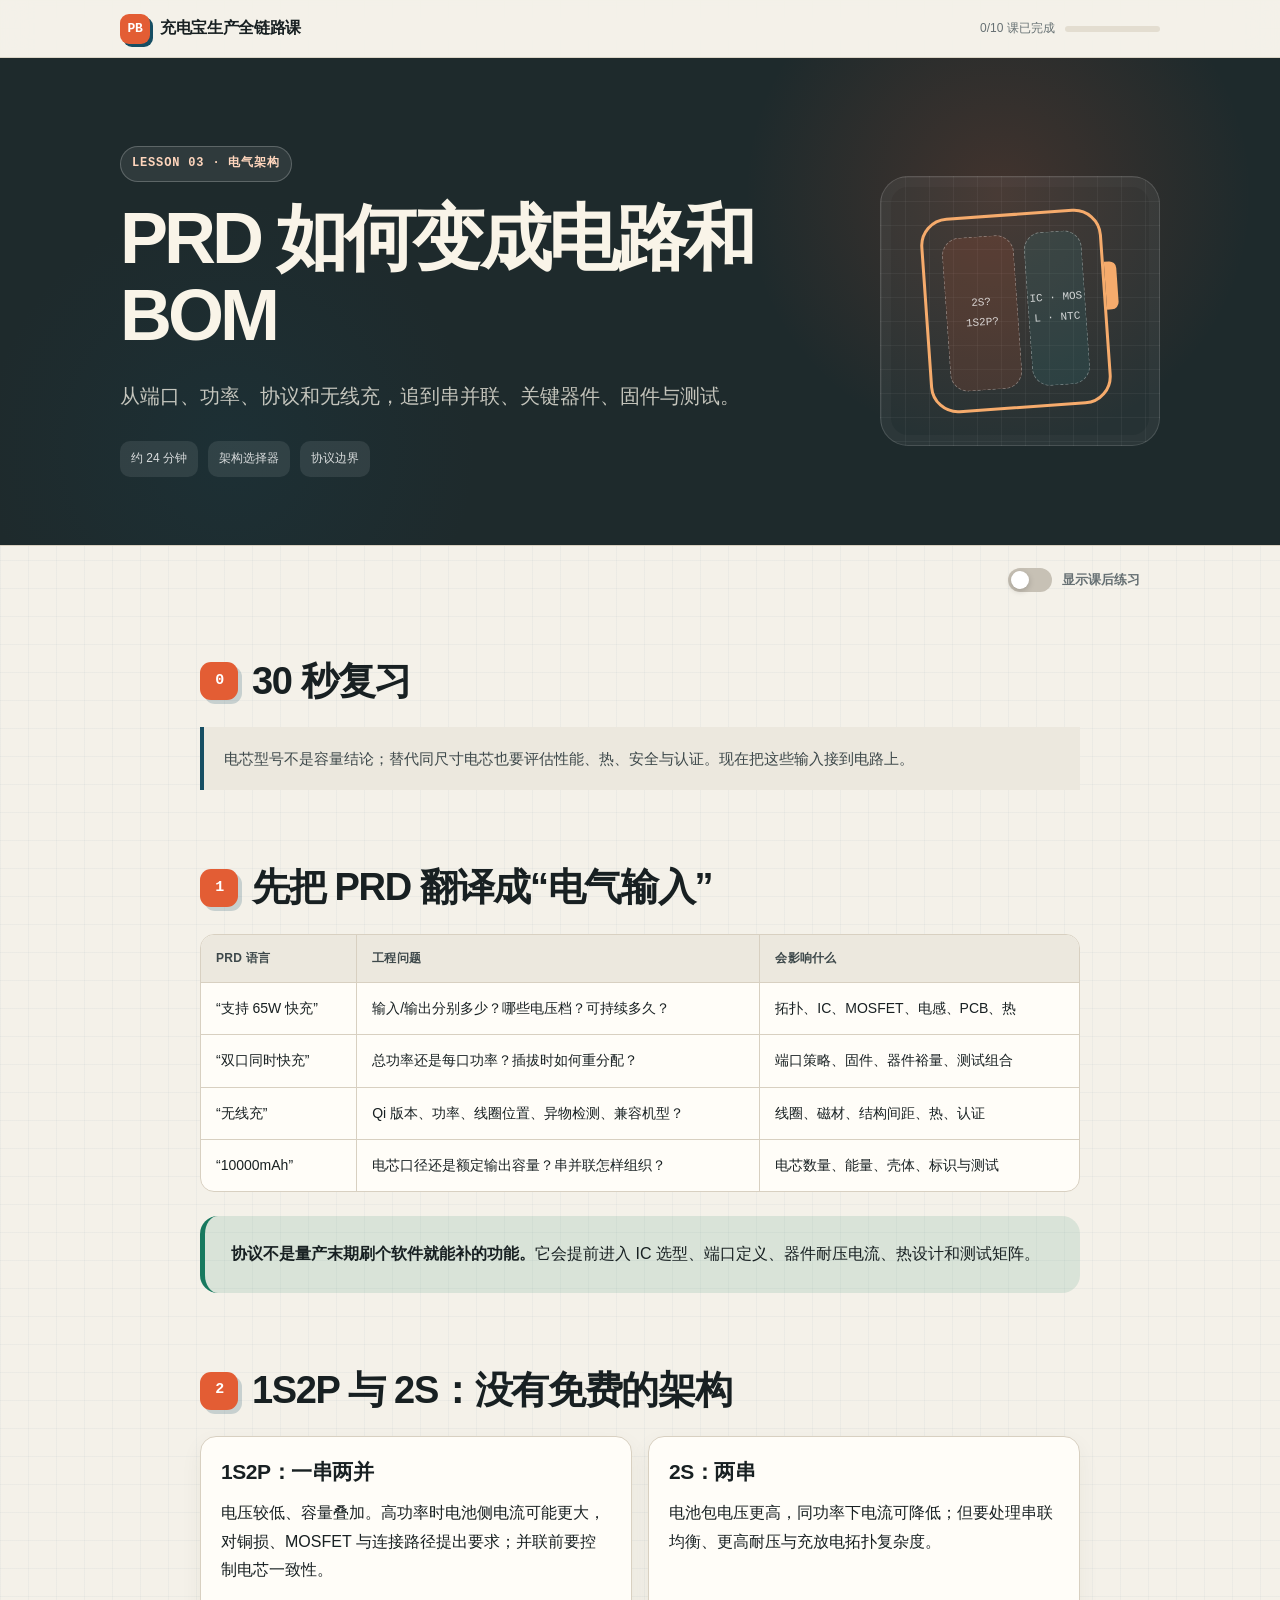
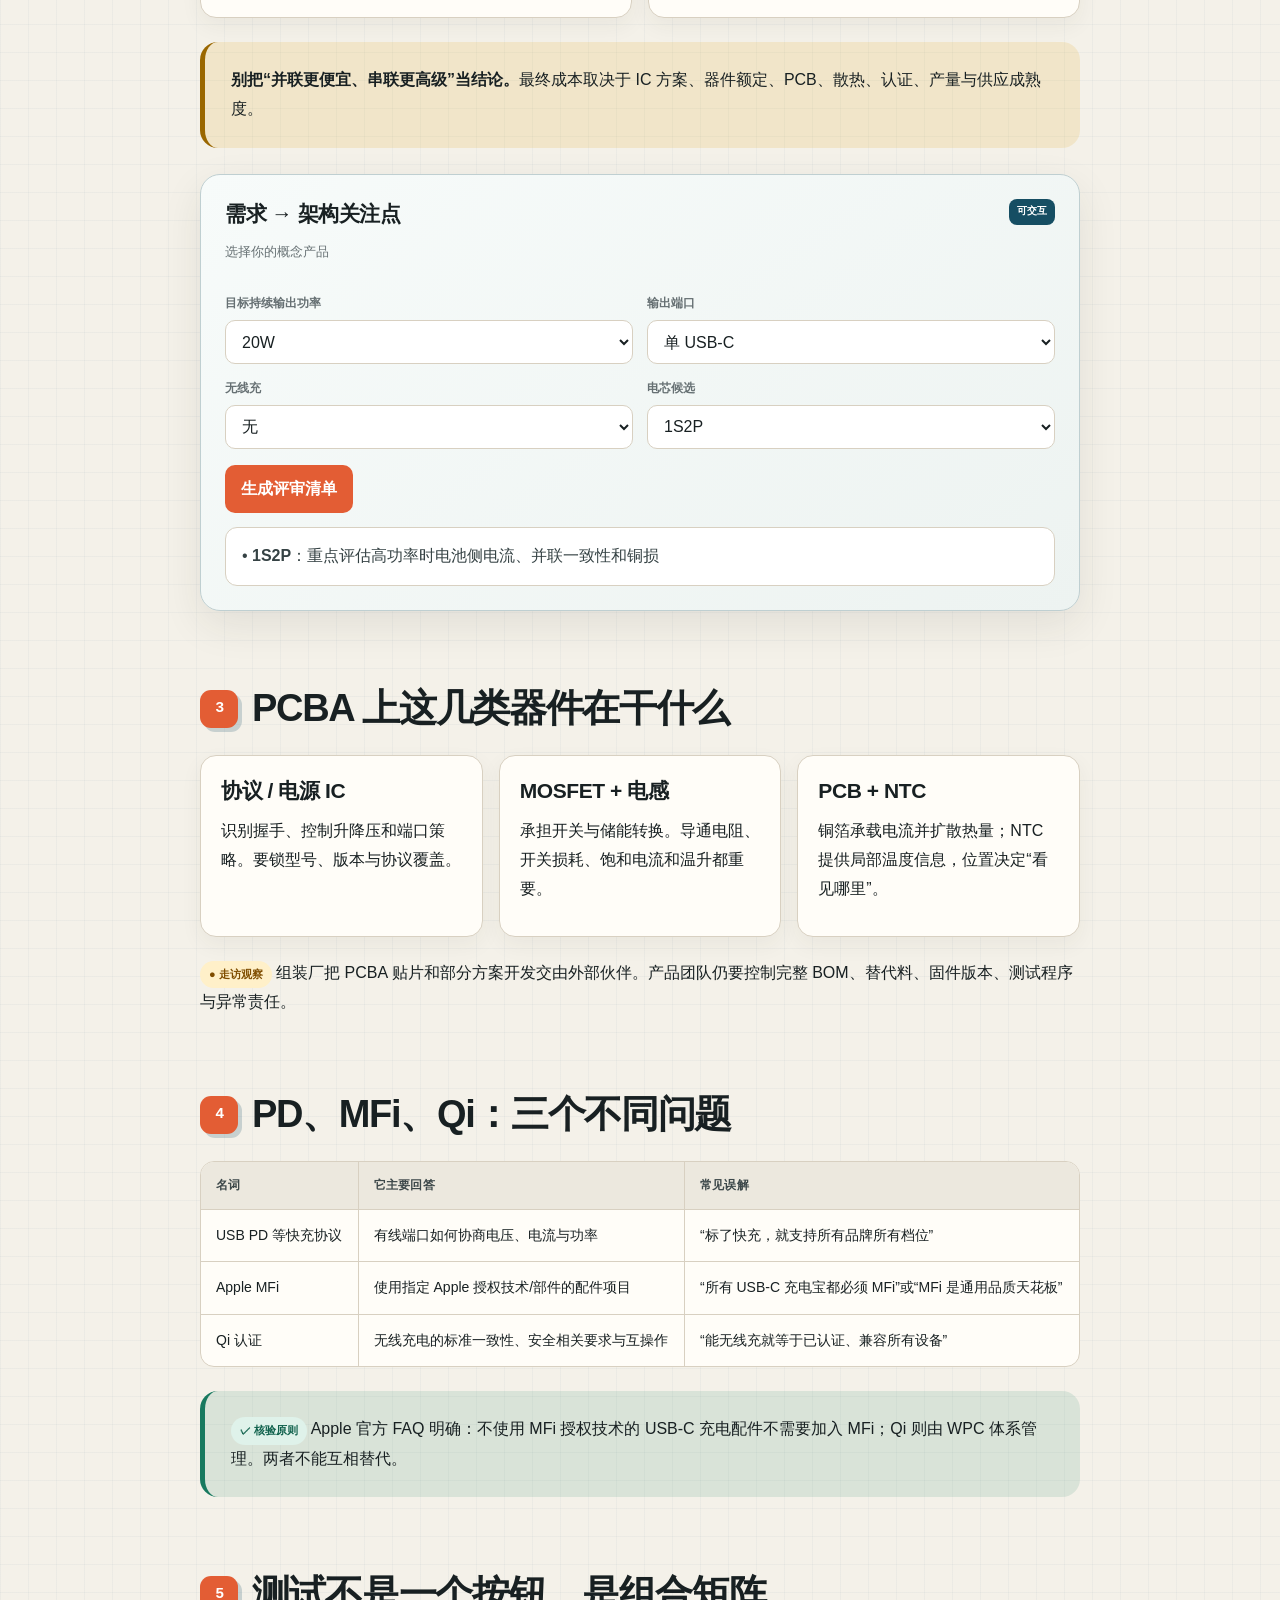
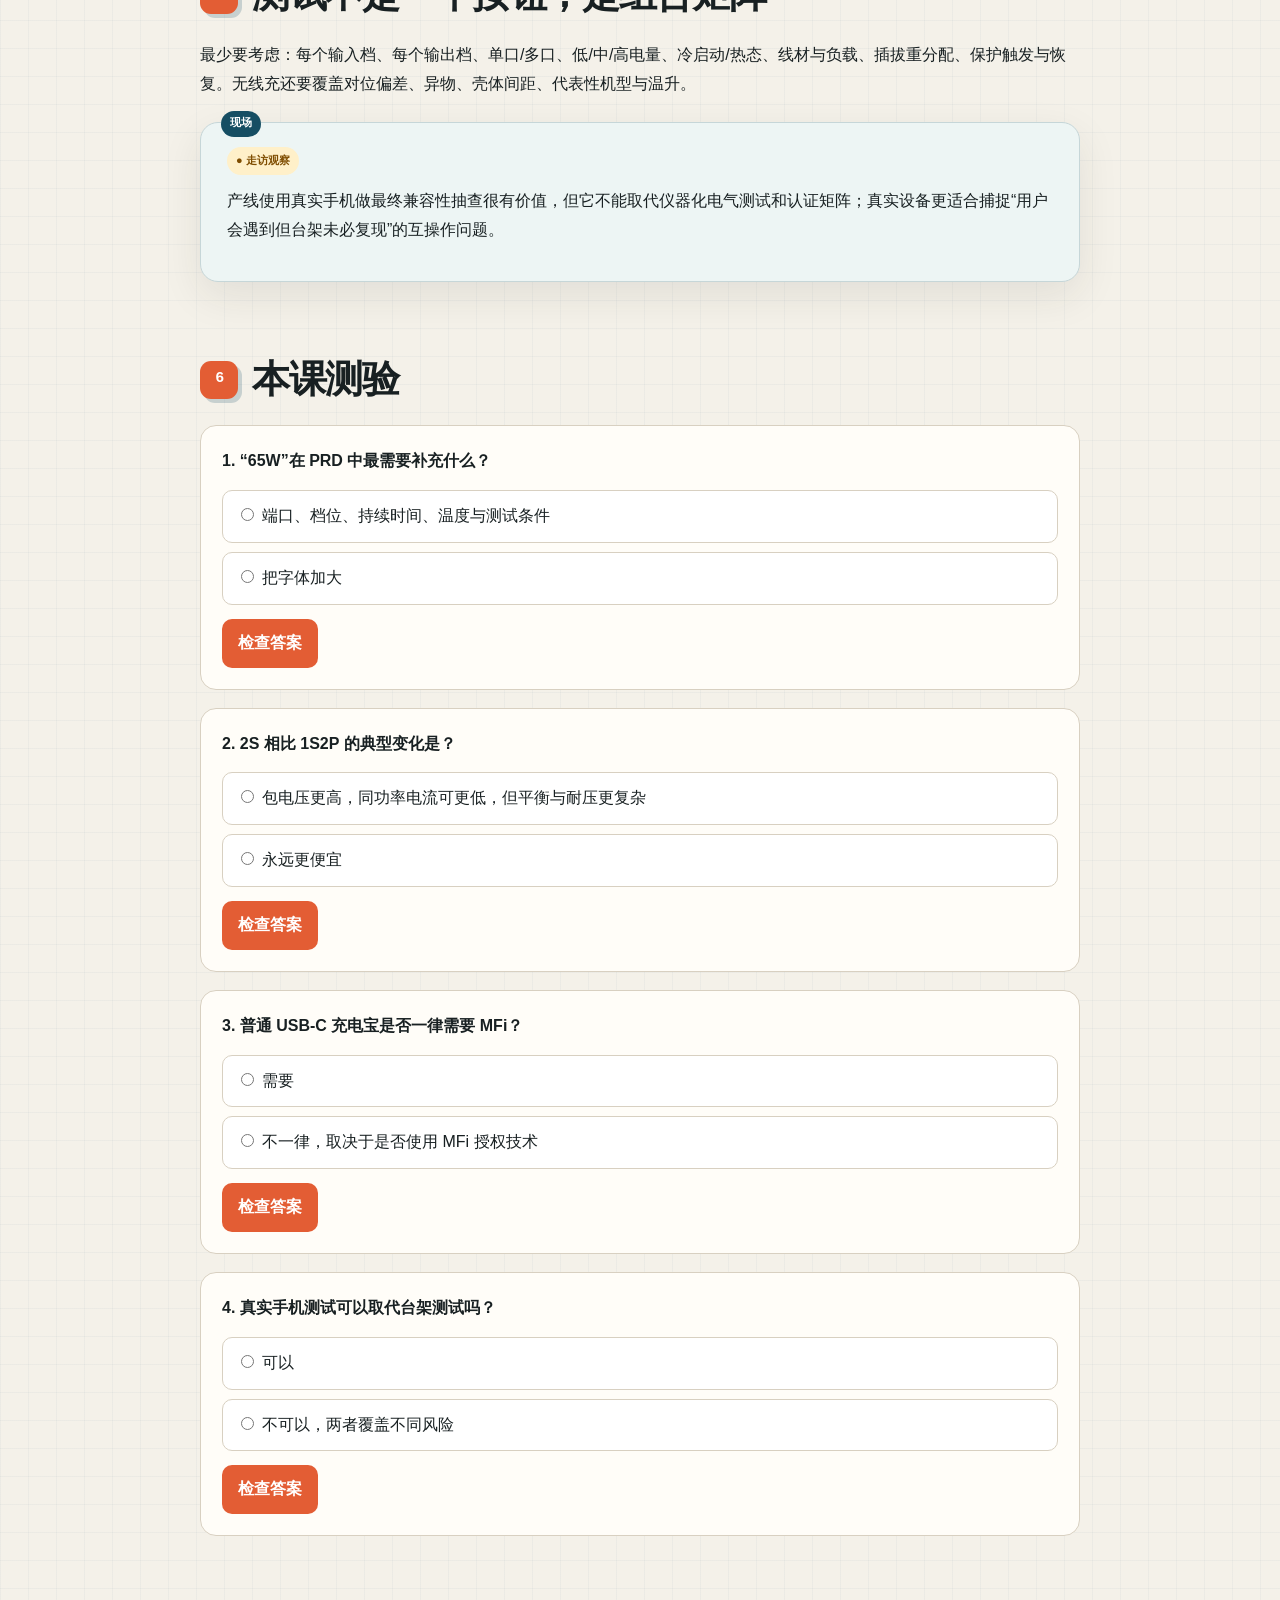
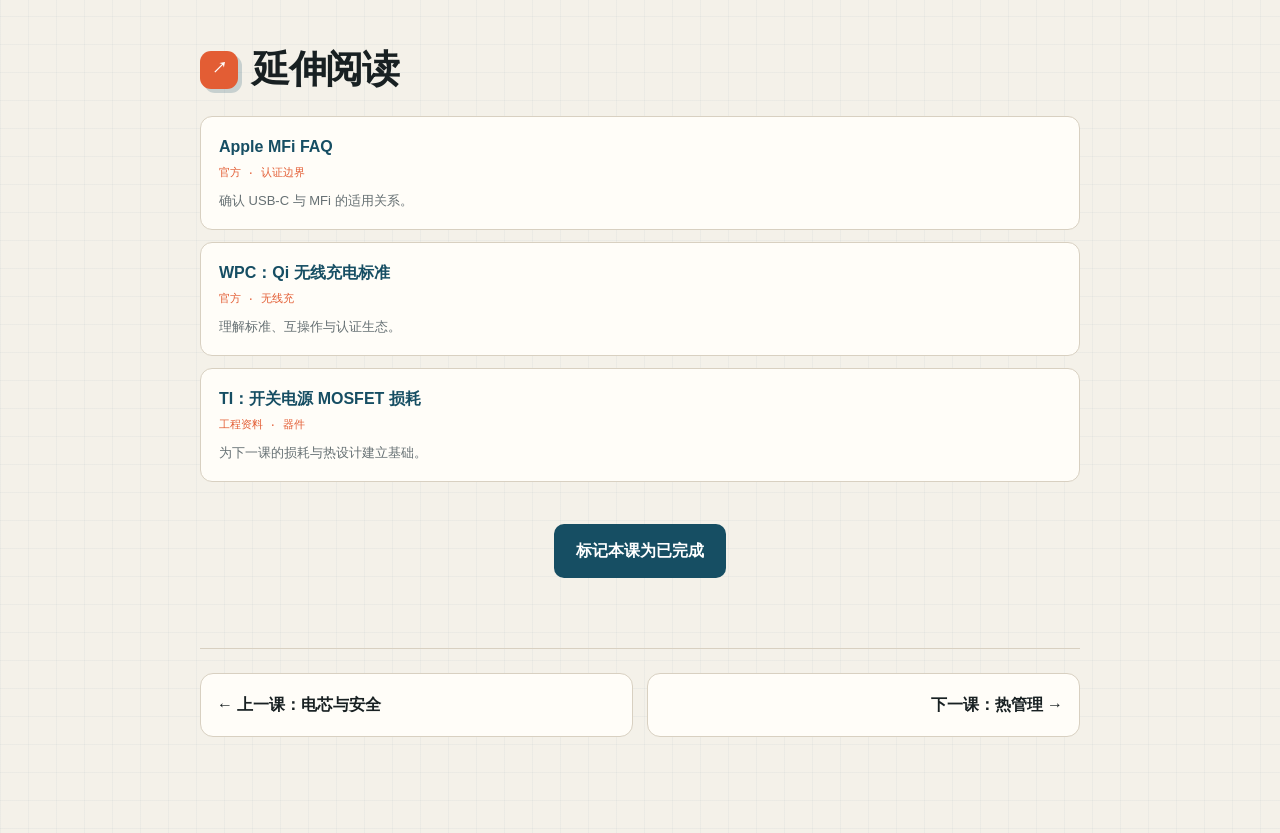
<file: 03-electrical-architecture/index.html>
<!doctype html><html lang="zh-CN"><head><meta charset="utf-8"><meta name="viewport" content="width=device-width,initial-scale=1"><title>第3课｜PRD 如何变成电路和 BOM</title><link rel="stylesheet" href="../assets/course.css"></head><body data-course-name="充电宝生产全链路课" data-lesson-title="第3课：PRD 如何变成电路和 BOM" data-lesson-index="3">
<header class="topbar"><a class="brand-link" href="../index.html"><span class="brand-mark">PB</span><span class="brand-name">充电宝生产全链路课</span></a><div class="top-progress"><span data-progress-text>0/10 课已完成</span><span class="progress-track"><span class="progress-fill" data-progress-bar></span></span></div></header><section class="hero"><div class="hero-inner"><div class="hero-copy"><span class="lesson-tag">LESSON 03 · 电气架构</span><h1>PRD 如何变成电路和 BOM</h1><p class="hero-subtitle">从端口、功率、协议和无线充，追到串并联、关键器件、固件与测试。</p><div class="hero-meta"><span class="meta-chip">约 24 分钟</span><span class="meta-chip">架构选择器</span><span class="meta-chip">协议边界</span></div></div><div class="hero-diagram"><div class="battery-shell"><div class="battery-core"><div class="battery-cell">2S?<br>1S2P?</div><div class="battery-pcb">IC · MOS<br>L · NTC</div></div></div></div></div></section><div class="settings-bar"><label class="toggle-wrap"><input id="code-toggle" type="checkbox"><span class="toggle-track"></span>显示课后练习</label></div>
<main class="container"><section><h2><span class="num">0</span>30 秒复习</h2><div class="blockquote">电芯型号不是容量结论；替代同尺寸电芯也要评估性能、热、安全与认证。现在把这些输入接到电路上。</div></section>
<section><h2><span class="num">1</span>先把 PRD 翻译成“电气输入”</h2><div class="compare-table-wrap"><table class="compare-table"><thead><tr><th>PRD 语言</th><th>工程问题</th><th>会影响什么</th></tr></thead><tbody><tr><td>“支持 65W 快充”</td><td>输入/输出分别多少？哪些电压档？可持续多久？</td><td>拓扑、IC、MOSFET、电感、PCB、热</td></tr><tr><td>“双口同时快充”</td><td>总功率还是每口功率？插拔时如何重分配？</td><td>端口策略、固件、器件裕量、测试组合</td></tr><tr><td>“无线充”</td><td>Qi 版本、功率、线圈位置、异物检测、兼容机型？</td><td>线圈、磁材、结构间距、热、认证</td></tr><tr><td>“10000mAh”</td><td>电芯口径还是额定输出容量？串并联怎样组织？</td><td>电芯数量、能量、壳体、标识与测试</td></tr></tbody></table></div><div class="insight-box"><strong>协议不是量产末期刷个软件就能补的功能。</strong>它会提前进入 IC 选型、端口定义、器件耐压电流、热设计和测试矩阵。</div></section>
<section><h2><span class="num">2</span>1S2P 与 2S：没有免费的架构</h2><div class="compare-grid"><div class="compare-box"><h3>1S2P：一串两并</h3><p>电压较低、容量叠加。高功率时电池侧电流可能更大，对铜损、MOSFET 与连接路径提出要求；并联前要控制电芯一致性。</p></div><div class="compare-box"><h3>2S：两串</h3><p>电池包电压更高，同功率下电流可降低；但要处理串联均衡、更高耐压与充放电拓扑复杂度。</p></div></div><div class="warning-box"><strong>别把“并联更便宜、串联更高级”当结论。</strong>最终成本取决于 IC 方案、器件额定、PCB、散热、认证、产量与供应成熟度。</div>
<div class="interactive-panel"><div class="interactive-header"><div><h3>需求 → 架构关注点</h3><p class="muted small">选择你的概念产品</p></div><span class="interactive-badge">可交互</span></div><div class="control-grid"><div class="control"><label>目标持续输出功率</label><select id="arch-power"><option value="20">20W</option><option value="45">45W</option><option value="65">65W</option></select></div><div class="control"><label>输出端口</label><select id="arch-ports"><option value="1">单 USB-C</option><option value="2">双口同时输出</option></select></div><div class="control"><label>无线充</label><select id="arch-wireless"><option value="0">无</option><option value="1">有</option></select></div><div class="control"><label>电芯候选</label><select id="arch-pack"><option value="1s2p">1S2P</option><option value="2s">2S</option></select></div></div><button class="action-btn" id="arch-run">生成评审清单</button><div class="result-box" id="arch-result"></div></div></section>
<section><h2><span class="num">3</span>PCBA 上这几类器件在干什么</h2><div class="method-cards three"><div class="method-card"><h3>协议 / 电源 IC</h3><p>识别握手、控制升降压和端口策略。要锁型号、版本与协议覆盖。</p></div><div class="method-card"><h3>MOSFET + 电感</h3><p>承担开关与储能转换。导通电阻、开关损耗、饱和电流和温升都重要。</p></div><div class="method-card"><h3>PCB + NTC</h3><p>铜箔承载电流并扩散热量；NTC 提供局部温度信息，位置决定“看见哪里”。</p></div></div><p><span class="evidence-tag field">● 走访观察</span> 组装厂把 PCBA 贴片和部分方案开发交由外部伙伴。产品团队仍要控制完整 BOM、替代料、固件版本、测试程序与异常责任。</p></section>
<section><h2><span class="num">4</span>PD、MFi、Qi：三个不同问题</h2><div class="compare-table-wrap"><table class="compare-table"><thead><tr><th>名词</th><th>它主要回答</th><th>常见误解</th></tr></thead><tbody><tr><td>USB PD 等快充协议</td><td>有线端口如何协商电压、电流与功率</td><td>“标了快充，就支持所有品牌所有档位”</td></tr><tr><td>Apple MFi</td><td>使用指定 Apple 授权技术/部件的配件项目</td><td>“所有 USB-C 充电宝都必须 MFi”或“MFi 是通用品质天花板”</td></tr><tr><td>Qi 认证</td><td>无线充电的标准一致性、安全相关要求与互操作</td><td>“能无线充就等于已认证、兼容所有设备”</td></tr></tbody></table></div><div class="insight-box"><span class="evidence-tag verified">✓ 核验原则</span> Apple 官方 FAQ 明确：不使用 MFi 授权技术的 USB-C 充电配件不需要加入 MFi；Qi 则由 WPC 体系管理。两者不能互相替代。</div></section>
<section><h2><span class="num">5</span>测试不是一个按钮，是组合矩阵</h2><p>最少要考虑：每个输入档、每个输出档、单口/多口、低/中/高电量、冷启动/热态、线材与负载、插拔重分配、保护触发与恢复。无线充还要覆盖对位偏差、异物、壳体间距、代表性机型与温升。</p><div class="story-card"><div class="label-row"><span class="evidence-tag field">● 走访观察</span></div><p>产线使用真实手机做最终兼容性抽查很有价值，但它不能取代仪器化电气测试和认证矩阵；真实设备更适合捕捉“用户会遇到但台架未必复现”的互操作问题。</p></div></section>
<section><h2><span class="num">6</span>本课测验</h2><div class="quiz-list">
<div class="quiz" id="q1"><p class="quiz-question">1. “65W”在 PRD 中最需要补充什么？</p><div class="quiz-options"><label class="quiz-option"><input type="radio" name="q1" value="correct">端口、档位、持续时间、温度与测试条件</label><label class="quiz-option"><input type="radio" name="q1" value="wrong">把字体加大</label></div><button class="action-btn" onclick="checkQuiz(this,'q1')">检查答案</button><p class="quiz-feedback correct" id="q1-correct" hidden>正确。峰值标签不能代替持续能力定义。</p><p class="quiz-feedback wrong" id="q1-wrong" hidden>功率承诺必须可复现、可验收。</p></div>
<div class="quiz" id="q2"><p class="quiz-question">2. 2S 相比 1S2P 的典型变化是？</p><div class="quiz-options"><label class="quiz-option"><input type="radio" name="q2" value="correct">包电压更高，同功率电流可更低，但平衡与耐压更复杂</label><label class="quiz-option"><input type="radio" name="q2" value="wrong">永远更便宜</label></div><button class="action-btn" onclick="checkQuiz(this,'q2')">检查答案</button><p class="quiz-feedback correct" id="q2-correct" hidden>正确，要看整个系统权衡。</p><p class="quiz-feedback wrong" id="q2-wrong" hidden>架构没有脱离方案和产量的固定成本结论。</p></div>
<div class="quiz" id="q3"><p class="quiz-question">3. 普通 USB-C 充电宝是否一律需要 MFi？</p><div class="quiz-options"><label class="quiz-option"><input type="radio" name="q3" value="wrong">需要</label><label class="quiz-option"><input type="radio" name="q3" value="correct">不一律，取决于是否使用 MFi 授权技术</label></div><button class="action-btn" onclick="checkQuiz(this,'q3')">检查答案</button><p class="quiz-feedback correct" id="q3-correct" hidden>正确。认证边界要看实际技术与产品形态。</p><p class="quiz-feedback wrong" id="q3-wrong" hidden>MFi 不是所有 USB-C 产品的通用门槛。</p></div>
<div class="quiz" id="q4"><p class="quiz-question">4. 真实手机测试可以取代台架测试吗？</p><div class="quiz-options"><label class="quiz-option"><input type="radio" name="q4" value="wrong">可以</label><label class="quiz-option"><input type="radio" name="q4" value="correct">不可以，两者覆盖不同风险</label></div><button class="action-btn" onclick="checkQuiz(this,'q4')">检查答案</button><p class="quiz-feedback correct" id="q4-correct" hidden>正确。仪器测试可控，真实设备补充互操作。</p><p class="quiz-feedback wrong" id="q4-wrong" hidden>单一真实设备无法覆盖电气边界。</p></div></div></section>
<section class="further-reading"><h2><span class="num">↗</span>延伸阅读</h2><div class="reading-list"><div class="reading-item"><div class="reading-title"><a href="https://mfi.apple.com/en/faqs" target="_blank" rel="noopener">Apple MFi FAQ</a></div><div class="reading-meta">官方 · 认证边界</div><div class="reading-desc">确认 USB-C 与 MFi 的适用关系。</div></div><div class="reading-item"><div class="reading-title"><a href="https://www.wirelesspowerconsortium.com/standards/qi-wireless-charging/" target="_blank" rel="noopener">WPC：Qi 无线充电标准</a></div><div class="reading-meta">官方 · 无线充</div><div class="reading-desc">理解标准、互操作与认证生态。</div></div><div class="reading-item"><div class="reading-title"><a href="https://www.ti.com/lit/an/slpa009a/slpa009a.pdf" target="_blank" rel="noopener">TI：开关电源 MOSFET 损耗</a></div><div class="reading-meta">工程资料 · 器件</div><div class="reading-desc">为下一课的损耗与热设计建立基础。</div></div></div></section>
<section id="code-exercise"><h2><span class="num">练</span>课后练习</h2><div class="exercise-card"><h3>把一条卖点变成验证矩阵</h3><p>以“双口 65W”为例，列出端口组合、电量、温度、线材和持续时间。</p><button class="hint-toggle" onclick="toggleHint(this)">查看提示</button><div class="hint-content" hidden>把“总功率”和“每口功率”分开，并考虑第二个设备插入时的重协商。</div></div><div class="exercise-card"><h3>做一次 BOM 变更评审</h3><p>假设主 MOSFET 缺货，写出替代时要比较的 5 个参数及重测项。</p><button class="hint-toggle" onclick="toggleHint(this)">查看提示</button><div class="hint-content" hidden>耐压、电流、导通电阻、栅极电荷、封装/散热；再看效率、温升、保护与 EMC。</div></div></section><div class="complete-wrap"><button class="complete-btn" data-complete-lesson>标记本课为已完成</button></div><nav class="lesson-nav"><a href="../02-cells-and-standards/index.html">← 上一课：电芯与安全</a><a href="../04-thermal-management/index.html">下一课：热管理 →</a></nav></main><script src="../assets/course.js"></script><script>
function arch(){const p=Number(document.getElementById('arch-power').value),ports=Number(document.getElementById('arch-ports').value),wire=Number(document.getElementById('arch-wireless').value),pack=document.getElementById('arch-pack').value;const items=[];items.push(`<strong>${pack.toUpperCase()}</strong>：${pack==='2s'?'重点评估串联均衡、器件耐压和充电拓扑':'重点评估高功率时电池侧电流、并联一致性和铜损'}`);if(p>=45)items.push('做持续功率效率/温升曲线，不只测峰值');if(ports===2)items.push('定义双口功率分配、插拔重协商与每种组合');if(wire)items.push('加入线圈、磁材、FOD、对位、壳距、机型互操作和 Qi 路径');document.getElementById('arch-result').innerHTML=items.map(x=>'• '+x).join('<br>');}document.getElementById('arch-run').addEventListener('click',arch);arch();
</script></body></html>
</file>
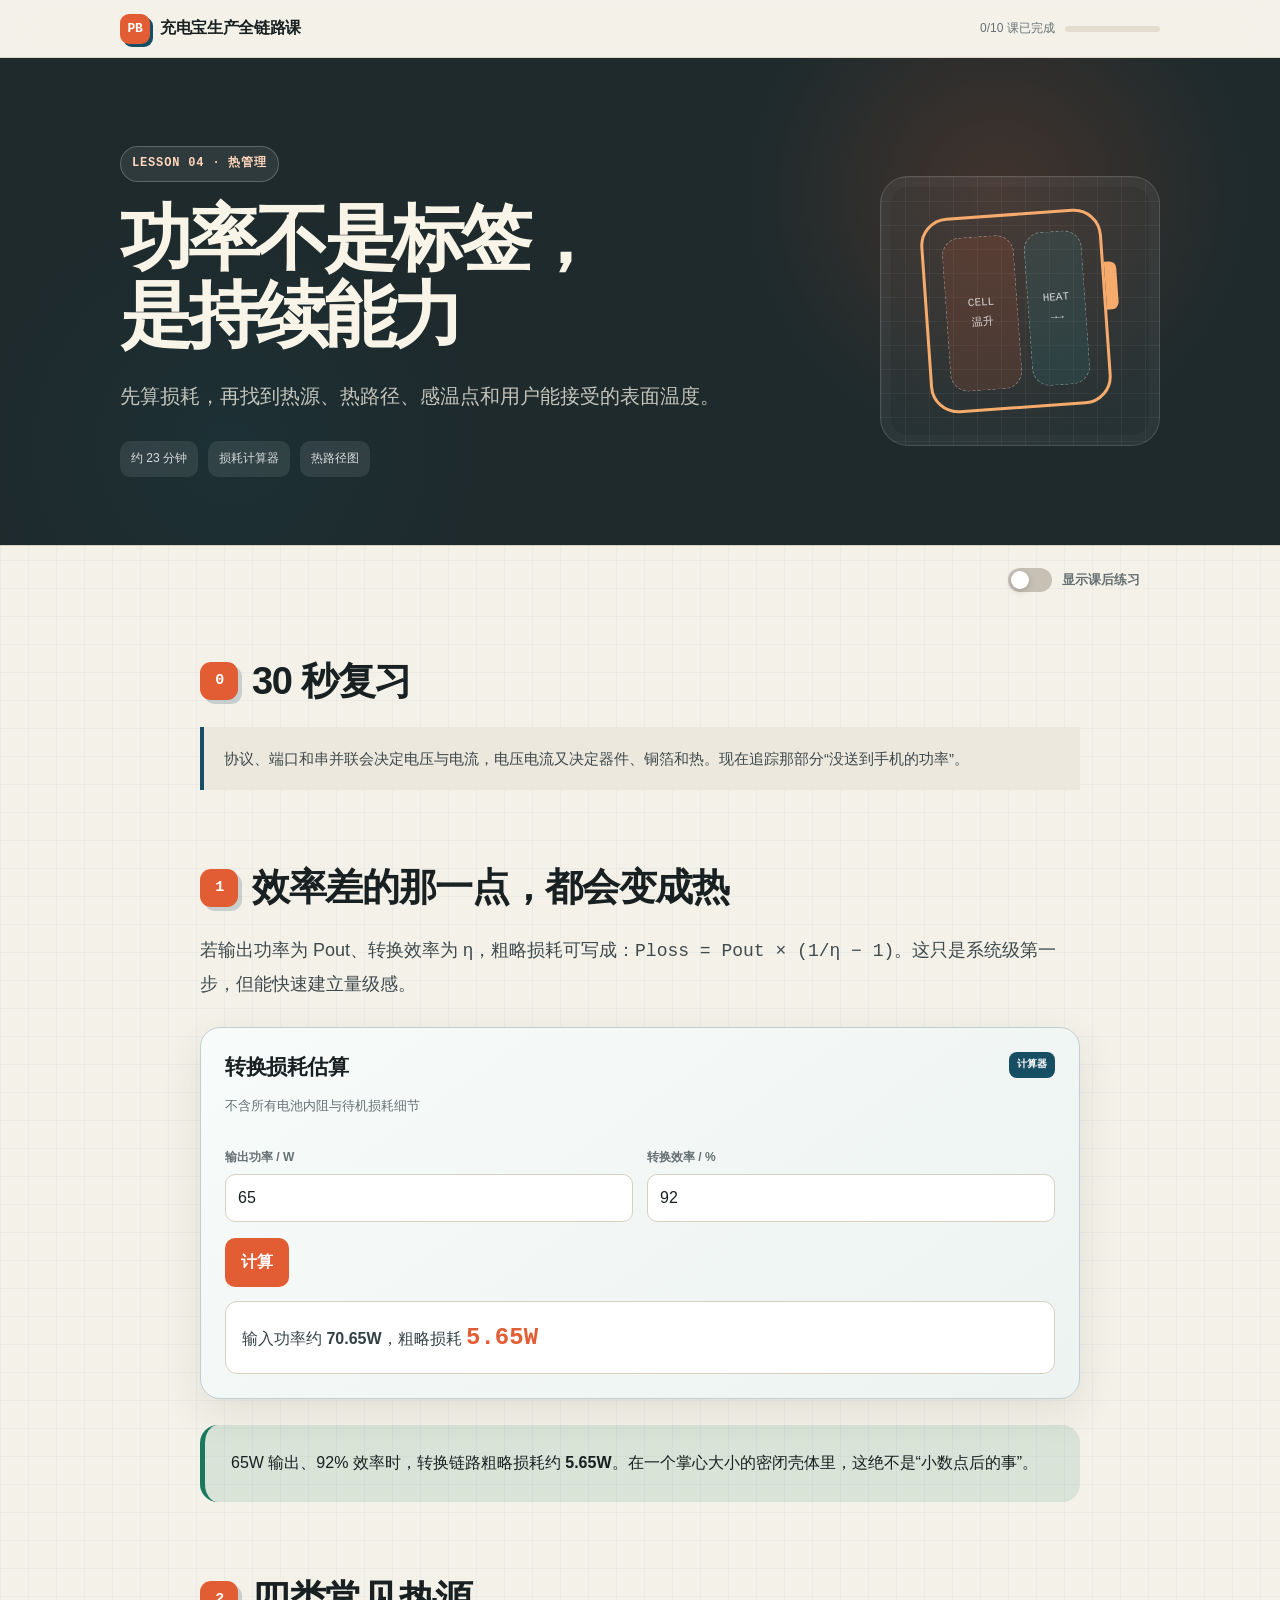
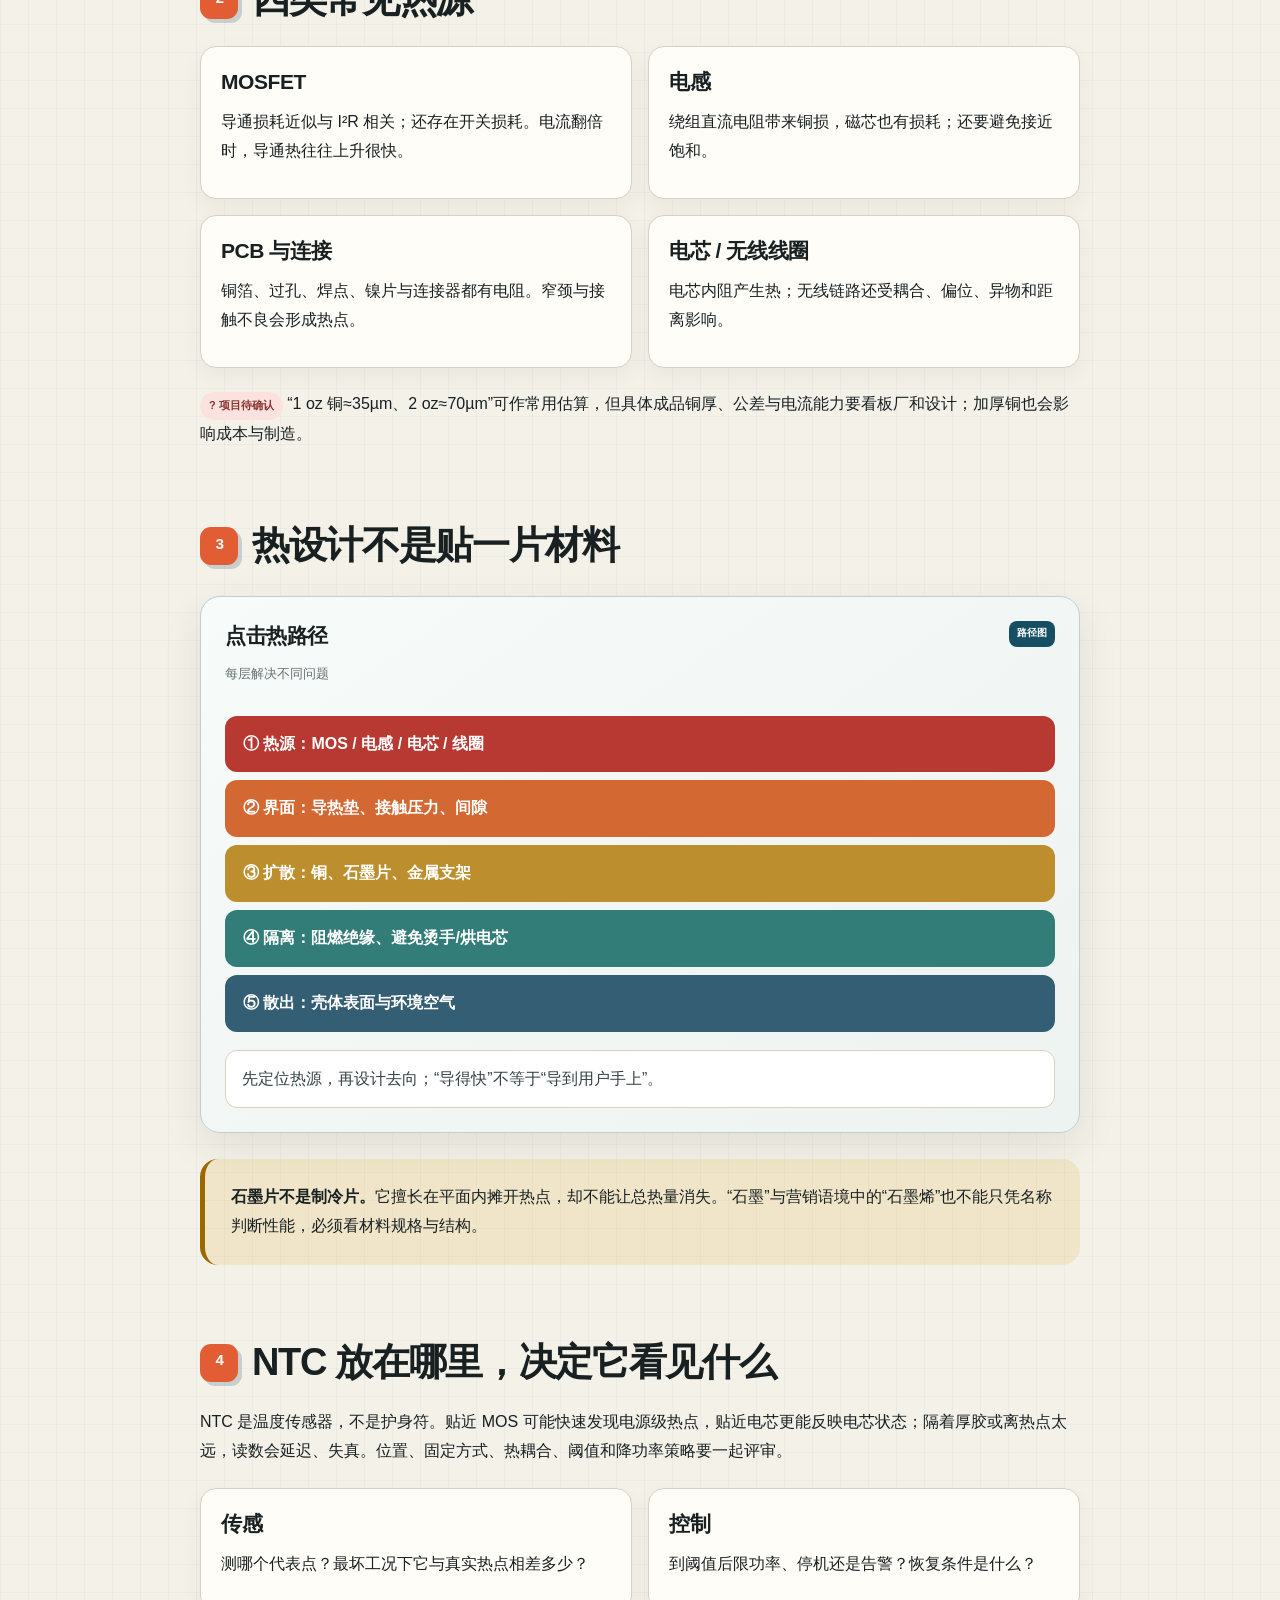
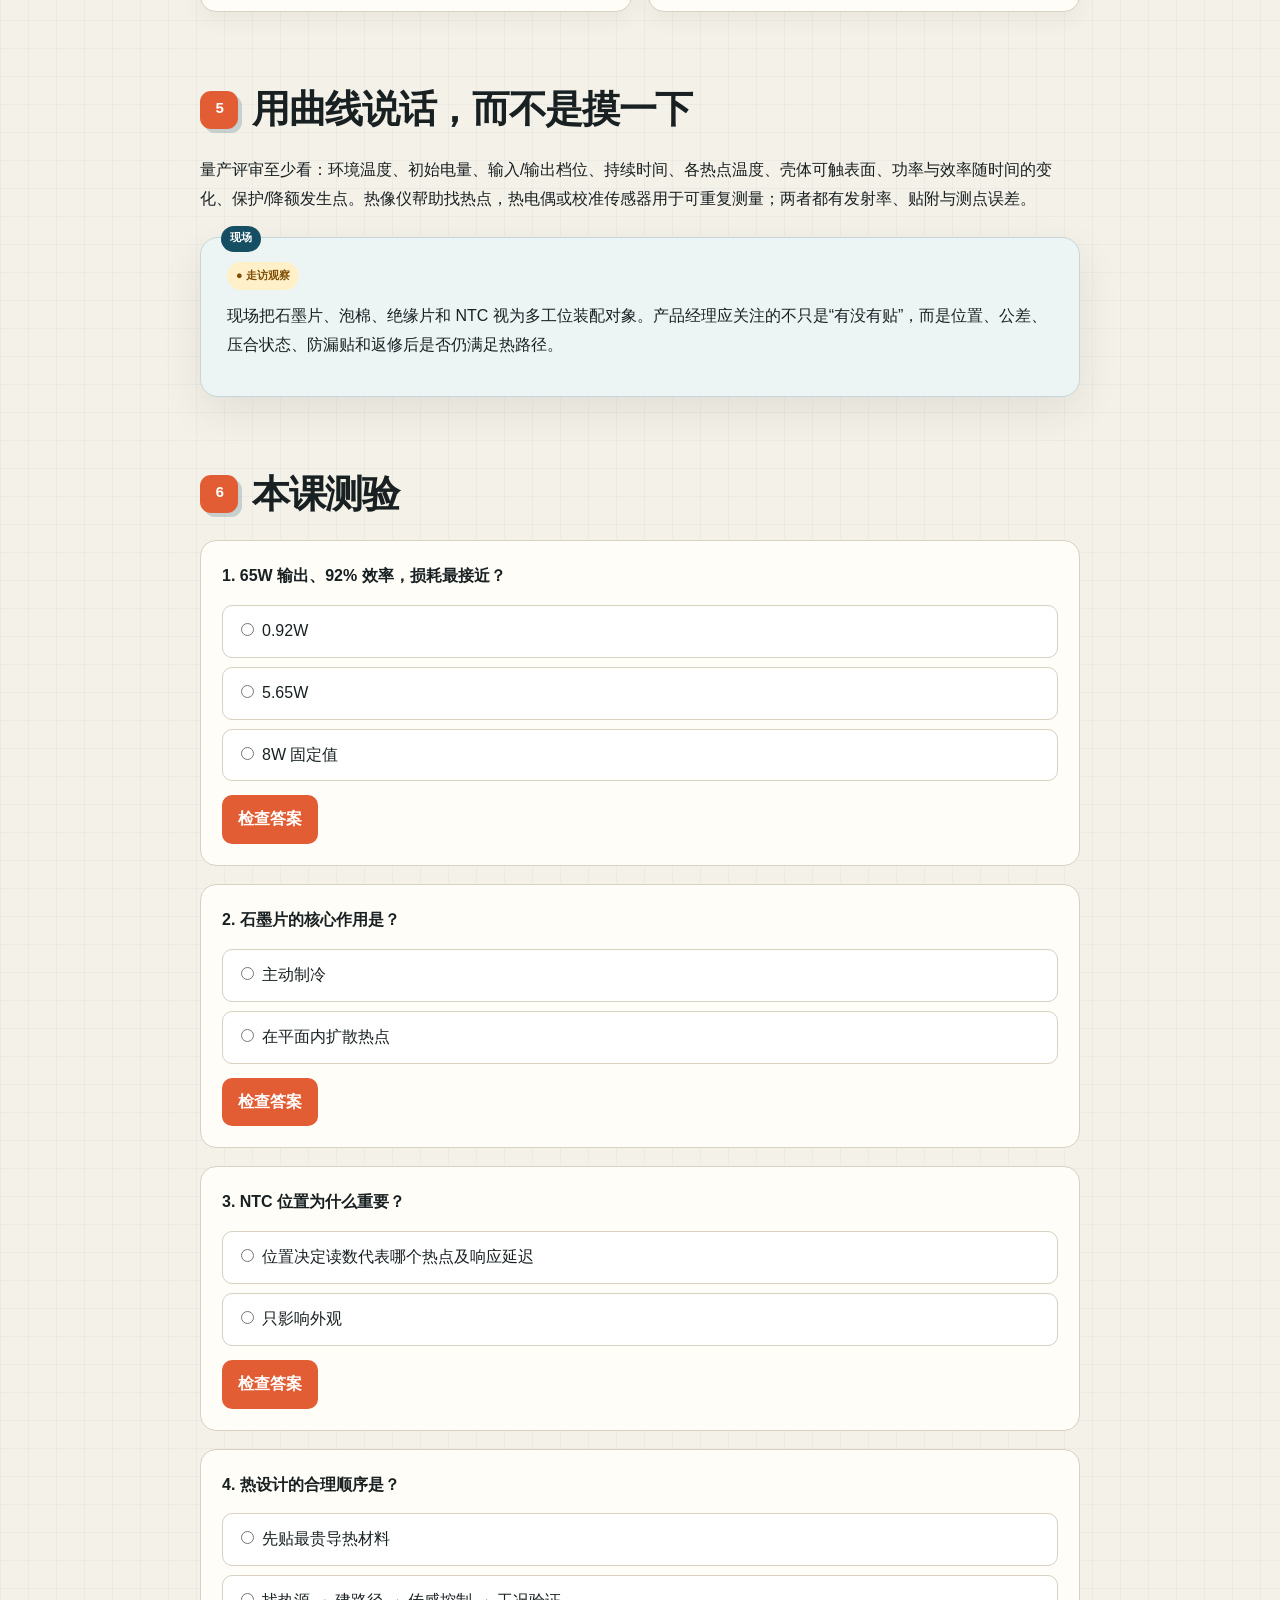
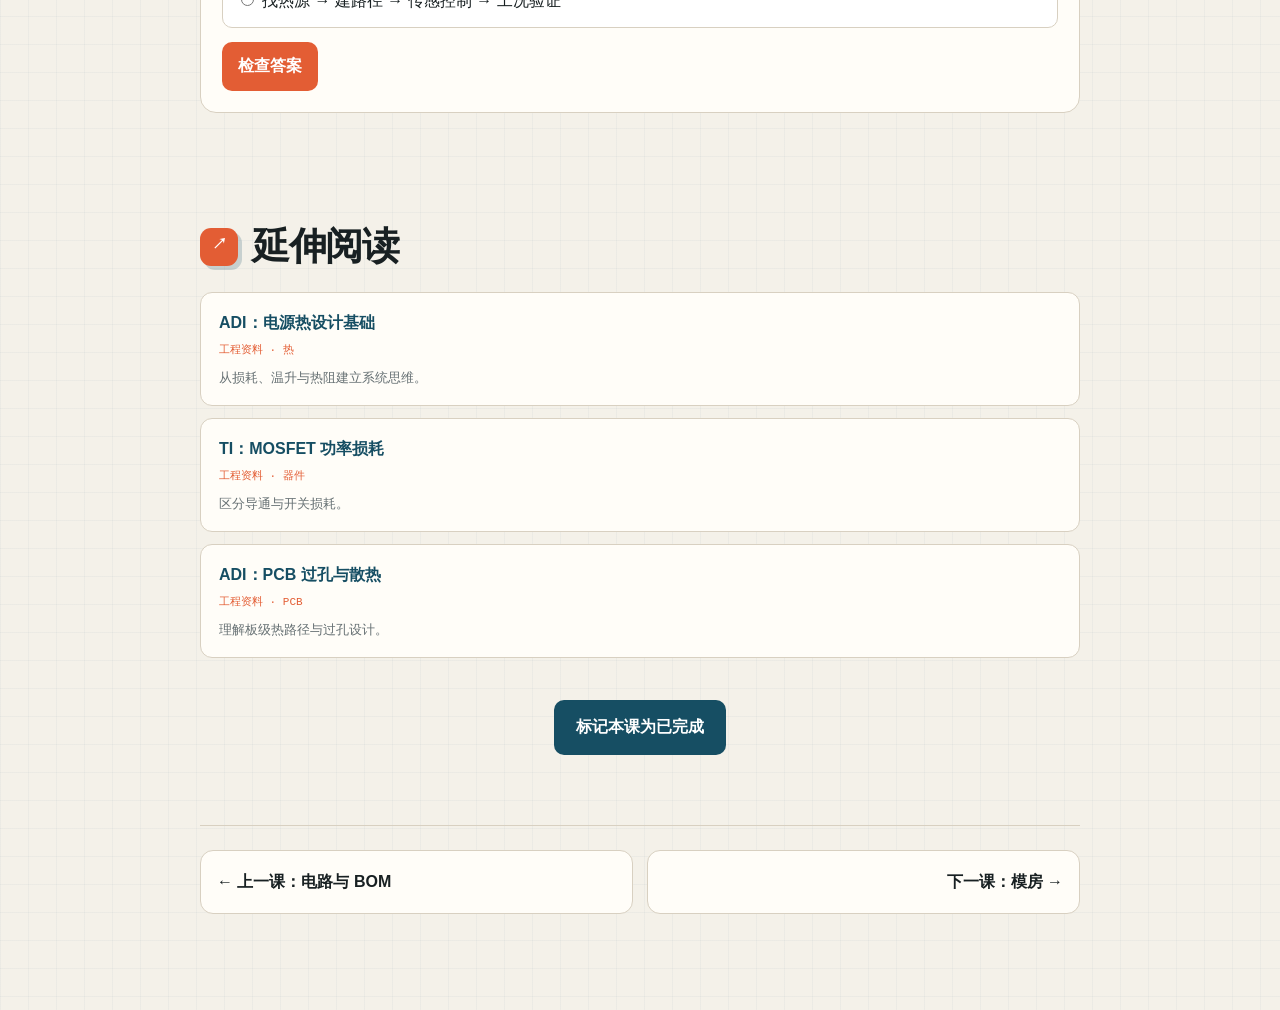
<file: 04-thermal-management/index.html>
<!doctype html><html lang="zh-CN"><head><meta charset="utf-8"><meta name="viewport" content="width=device-width,initial-scale=1"><title>第4课｜热往哪里走</title><link rel="stylesheet" href="../assets/course.css"></head><body data-course-name="充电宝生产全链路课" data-lesson-title="第4课：热往哪里走" data-lesson-index="4">
<header class="topbar"><a class="brand-link" href="../index.html"><span class="brand-mark">PB</span><span class="brand-name">充电宝生产全链路课</span></a><div class="top-progress"><span data-progress-text>0/10 课已完成</span><span class="progress-track"><span class="progress-fill" data-progress-bar></span></span></div></header><section class="hero"><div class="hero-inner"><div class="hero-copy"><span class="lesson-tag">LESSON 04 · 热管理</span><h1>功率不是标签，<br>是持续能力</h1><p class="hero-subtitle">先算损耗，再找到热源、热路径、感温点和用户能接受的表面温度。</p><div class="hero-meta"><span class="meta-chip">约 23 分钟</span><span class="meta-chip">损耗计算器</span><span class="meta-chip">热路径图</span></div></div><div class="hero-diagram"><div class="battery-shell"><div class="battery-core"><div class="battery-cell">CELL<br>温升</div><div class="battery-pcb">HEAT<br>→→</div></div></div></div></div></section><div class="settings-bar"><label class="toggle-wrap"><input id="code-toggle" type="checkbox"><span class="toggle-track"></span>显示课后练习</label></div>
<main class="container"><section><h2><span class="num">0</span>30 秒复习</h2><div class="blockquote">协议、端口和串并联会决定电压与电流，电压电流又决定器件、铜箔和热。现在追踪那部分“没送到手机的功率”。</div></section>
<section><h2><span class="num">1</span>效率差的那一点，都会变成热</h2><p class="lead">若输出功率为 Pout、转换效率为 η，粗略损耗可写成：<span class="mono">Ploss = Pout × (1/η − 1)</span>。这只是系统级第一步，但能快速建立量级感。</p><div class="interactive-panel"><div class="interactive-header"><div><h3>转换损耗估算</h3><p class="muted small">不含所有电池内阻与待机损耗细节</p></div><span class="interactive-badge">计算器</span></div><div class="control-grid"><div class="control"><label>输出功率 / W</label><input id="pout" type="number" value="65" min="1"></div><div class="control"><label>转换效率 / %</label><input id="eff" type="number" value="92" min="1" max="99.9"></div></div><button class="action-btn" id="loss-run">计算</button><div class="result-box" id="loss-result"></div></div><div class="insight-box">65W 输出、92% 效率时，转换链路粗略损耗约 <strong>5.65W</strong>。在一个掌心大小的密闭壳体里，这绝不是“小数点后的事”。</div></section>
<section><h2><span class="num">2</span>四类常见热源</h2><div class="method-cards"><div class="method-card"><h3>MOSFET</h3><p>导通损耗近似与 I²R 相关；还存在开关损耗。电流翻倍时，导通热往往上升很快。</p></div><div class="method-card"><h3>电感</h3><p>绕组直流电阻带来铜损，磁芯也有损耗；还要避免接近饱和。</p></div><div class="method-card"><h3>PCB 与连接</h3><p>铜箔、过孔、焊点、镍片与连接器都有电阻。窄颈与接触不良会形成热点。</p></div><div class="method-card"><h3>电芯 / 无线线圈</h3><p>电芯内阻产生热；无线链路还受耦合、偏位、异物和距离影响。</p></div></div><p><span class="evidence-tag check">? 项目待确认</span> “1 oz 铜≈35µm、2 oz≈70µm”可作常用估算，但具体成品铜厚、公差与电流能力要看板厂和设计；加厚铜也会影响成本与制造。</p></section>
<section><h2><span class="num">3</span>热设计不是贴一片材料</h2><div class="interactive-panel"><div class="interactive-header"><div><h3>点击热路径</h3><p class="muted small">每层解决不同问题</p></div><span class="interactive-badge">路径图</span></div><div class="heat-stack" id="heat-stack"><div class="heat-layer" data-i="0">① 热源：MOS / 电感 / 电芯 / 线圈</div><div class="heat-layer" data-i="1">② 界面：导热垫、接触压力、间隙</div><div class="heat-layer" data-i="2">③ 扩散：铜、石墨片、金属支架</div><div class="heat-layer" data-i="3">④ 隔离：阻燃绝缘、避免烫手/烘电芯</div><div class="heat-layer" data-i="4">⑤ 散出：壳体表面与环境空气</div></div><div class="result-box" id="heat-detail">先定位热源，再设计去向；“导得快”不等于“导到用户手上”。</div></div><div class="warning-box"><strong>石墨片不是制冷片。</strong>它擅长在平面内摊开热点，却不能让总热量消失。“石墨”与营销语境中的“石墨烯”也不能只凭名称判断性能，必须看材料规格与结构。</div></section>
<section><h2><span class="num">4</span>NTC 放在哪里，决定它看见什么</h2><p>NTC 是温度传感器，不是护身符。贴近 MOS 可能快速发现电源级热点，贴近电芯更能反映电芯状态；隔着厚胶或离热点太远，读数会延迟、失真。位置、固定方式、热耦合、阈值和降功率策略要一起评审。</p><div class="compare-grid"><div class="compare-box"><h3>传感</h3><p>测哪个代表点？最坏工况下它与真实热点相差多少？</p></div><div class="compare-box"><h3>控制</h3><p>到阈值后限功率、停机还是告警？恢复条件是什么？</p></div></div></section>
<section><h2><span class="num">5</span>用曲线说话，而不是摸一下</h2><p>量产评审至少看：环境温度、初始电量、输入/输出档位、持续时间、各热点温度、壳体可触表面、功率与效率随时间的变化、保护/降额发生点。热像仪帮助找热点，热电偶或校准传感器用于可重复测量；两者都有发射率、贴附与测点误差。</p><div class="story-card"><div class="label-row"><span class="evidence-tag field">● 走访观察</span></div><p>现场把石墨片、泡棉、绝缘片和 NTC 视为多工位装配对象。产品经理应关注的不只是“有没有贴”，而是位置、公差、压合状态、防漏贴和返修后是否仍满足热路径。</p></div></section>
<section><h2><span class="num">6</span>本课测验</h2><div class="quiz-list">
<div class="quiz" id="q1"><p class="quiz-question">1. 65W 输出、92% 效率，损耗最接近？</p><div class="quiz-options"><label class="quiz-option"><input type="radio" name="q1" value="wrong">0.92W</label><label class="quiz-option"><input type="radio" name="q1" value="correct">5.65W</label><label class="quiz-option"><input type="radio" name="q1" value="wrong">8W 固定值</label></div><button class="action-btn" onclick="checkQuiz(this,'q1')">检查答案</button><p class="quiz-feedback correct" id="q1-correct" hidden>正确，Pin≈70.65W，差值约 5.65W。</p><p class="quiz-feedback wrong" id="q1-wrong" hidden>用 Pout×(1/η−1) 粗算。</p></div>
<div class="quiz" id="q2"><p class="quiz-question">2. 石墨片的核心作用是？</p><div class="quiz-options"><label class="quiz-option"><input type="radio" name="q2" value="wrong">主动制冷</label><label class="quiz-option"><input type="radio" name="q2" value="correct">在平面内扩散热点</label></div><button class="action-btn" onclick="checkQuiz(this,'q2')">检查答案</button><p class="quiz-feedback correct" id="q2-correct" hidden>正确。它改变热分布，不消灭热量。</p><p class="quiz-feedback wrong" id="q2-wrong" hidden>被动材料不会凭空带走能量。</p></div>
<div class="quiz" id="q3"><p class="quiz-question">3. NTC 位置为什么重要？</p><div class="quiz-options"><label class="quiz-option"><input type="radio" name="q3" value="correct">位置决定读数代表哪个热点及响应延迟</label><label class="quiz-option"><input type="radio" name="q3" value="wrong">只影响外观</label></div><button class="action-btn" onclick="checkQuiz(this,'q3')">检查答案</button><p class="quiz-feedback correct" id="q3-correct" hidden>正确，传感点与控制策略必须成套设计。</p><p class="quiz-feedback wrong" id="q3-wrong" hidden>NTC 是控制系统的输入。</p></div>
<div class="quiz" id="q4"><p class="quiz-question">4. 热设计的合理顺序是？</p><div class="quiz-options"><label class="quiz-option"><input type="radio" name="q4" value="wrong">先贴最贵导热材料</label><label class="quiz-option"><input type="radio" name="q4" value="correct">找热源 → 建路径 → 传感控制 → 工况验证</label></div><button class="action-btn" onclick="checkQuiz(this,'q4')">检查答案</button><p class="quiz-feedback correct" id="q4-correct" hidden>正确。材料只是路径中的一个环节。</p><p class="quiz-feedback wrong" id="q4-wrong" hidden>先回答热从哪里来、要往哪里去。</p></div></div></section>
<section class="further-reading"><h2><span class="num">↗</span>延伸阅读</h2><div class="reading-list"><div class="reading-item"><div class="reading-title"><a href="https://www.analog.com/en/resources/analog-dialogue/articles/maximize-power-capability-in-thermal-design-part-1.html" target="_blank" rel="noopener">ADI：电源热设计基础</a></div><div class="reading-meta">工程资料 · 热</div><div class="reading-desc">从损耗、温升与热阻建立系统思维。</div></div><div class="reading-item"><div class="reading-title"><a href="https://www.ti.com/lit/an/slpa009a/slpa009a.pdf" target="_blank" rel="noopener">TI：MOSFET 功率损耗</a></div><div class="reading-meta">工程资料 · 器件</div><div class="reading-desc">区分导通与开关损耗。</div></div><div class="reading-item"><div class="reading-title"><a href="https://www.analog.com/en/resources/app-notes/an-117.html" target="_blank" rel="noopener">ADI：PCB 过孔与散热</a></div><div class="reading-meta">工程资料 · PCB</div><div class="reading-desc">理解板级热路径与过孔设计。</div></div></div></section>
<section id="code-exercise"><h2><span class="num">练</span>课后练习</h2><div class="exercise-card"><h3>画一条热路径</h3><p>选主 MOSFET，从结温一路画到外壳与空气，并标每个界面。</p><button class="hint-toggle" onclick="toggleHint(this)">查看提示</button><div class="hint-content" hidden>别漏掉封装焊盘、PCB 铜、过孔、导热垫的接触间隙和壳体材料。</div></div><div class="exercise-card"><h3>定义“持续 65W”</h3><p>写出环境、初始电量、持续时间、测点、壳温与降额判定。</p><button class="hint-toggle" onclick="toggleHint(this)">查看提示</button><div class="hint-content" hidden>至少画功率—时间和温度—时间两条曲线。</div></div></section><div class="complete-wrap"><button class="complete-btn" data-complete-lesson>标记本课为已完成</button></div><nav class="lesson-nav"><a href="../03-electrical-architecture/index.html">← 上一课：电路与 BOM</a><a href="../05-tooling/index.html">下一课：模房 →</a></nav></main><script src="../assets/course.js"></script><script>
function loss(){const p=Number(document.getElementById('pout').value),e=Number(document.getElementById('eff').value)/100;if(!p||e<=0||e>=1){document.getElementById('loss-result').textContent='请输入有效功率与 0–100% 之间的效率。';return;}const l=p*(1/e-1);document.getElementById('loss-result').innerHTML=`输入功率约 <strong>${(p/e).toFixed(2)}W</strong>，粗略损耗 <span class="result-number">${l.toFixed(2)}W</span>`;}document.getElementById('loss-run').addEventListener('click',loss);loss();const heat=['先用热像、测温与损耗拆解找到源头；源头可能随工况变化。','界面材料要有合适厚度、压缩率与接触压力，厚不一定更好。','扩散层把小热点铺开，但仍需把总热量送到可散出的边界。','绝缘与隔热保护用户和电芯；同时可能增加另一方向的热阻。','最终通过壳体对流/辐射散向环境，表面温度与手感必须验证。'];document.getElementById('heat-stack').addEventListener('click',e=>{const x=e.target.closest('.heat-layer');if(!x)return;document.querySelectorAll('.heat-layer').forEach(n=>n.classList.toggle('active',n===x));document.getElementById('heat-detail').textContent=heat[Number(x.dataset.i)];});
</script></body></html>
</file>
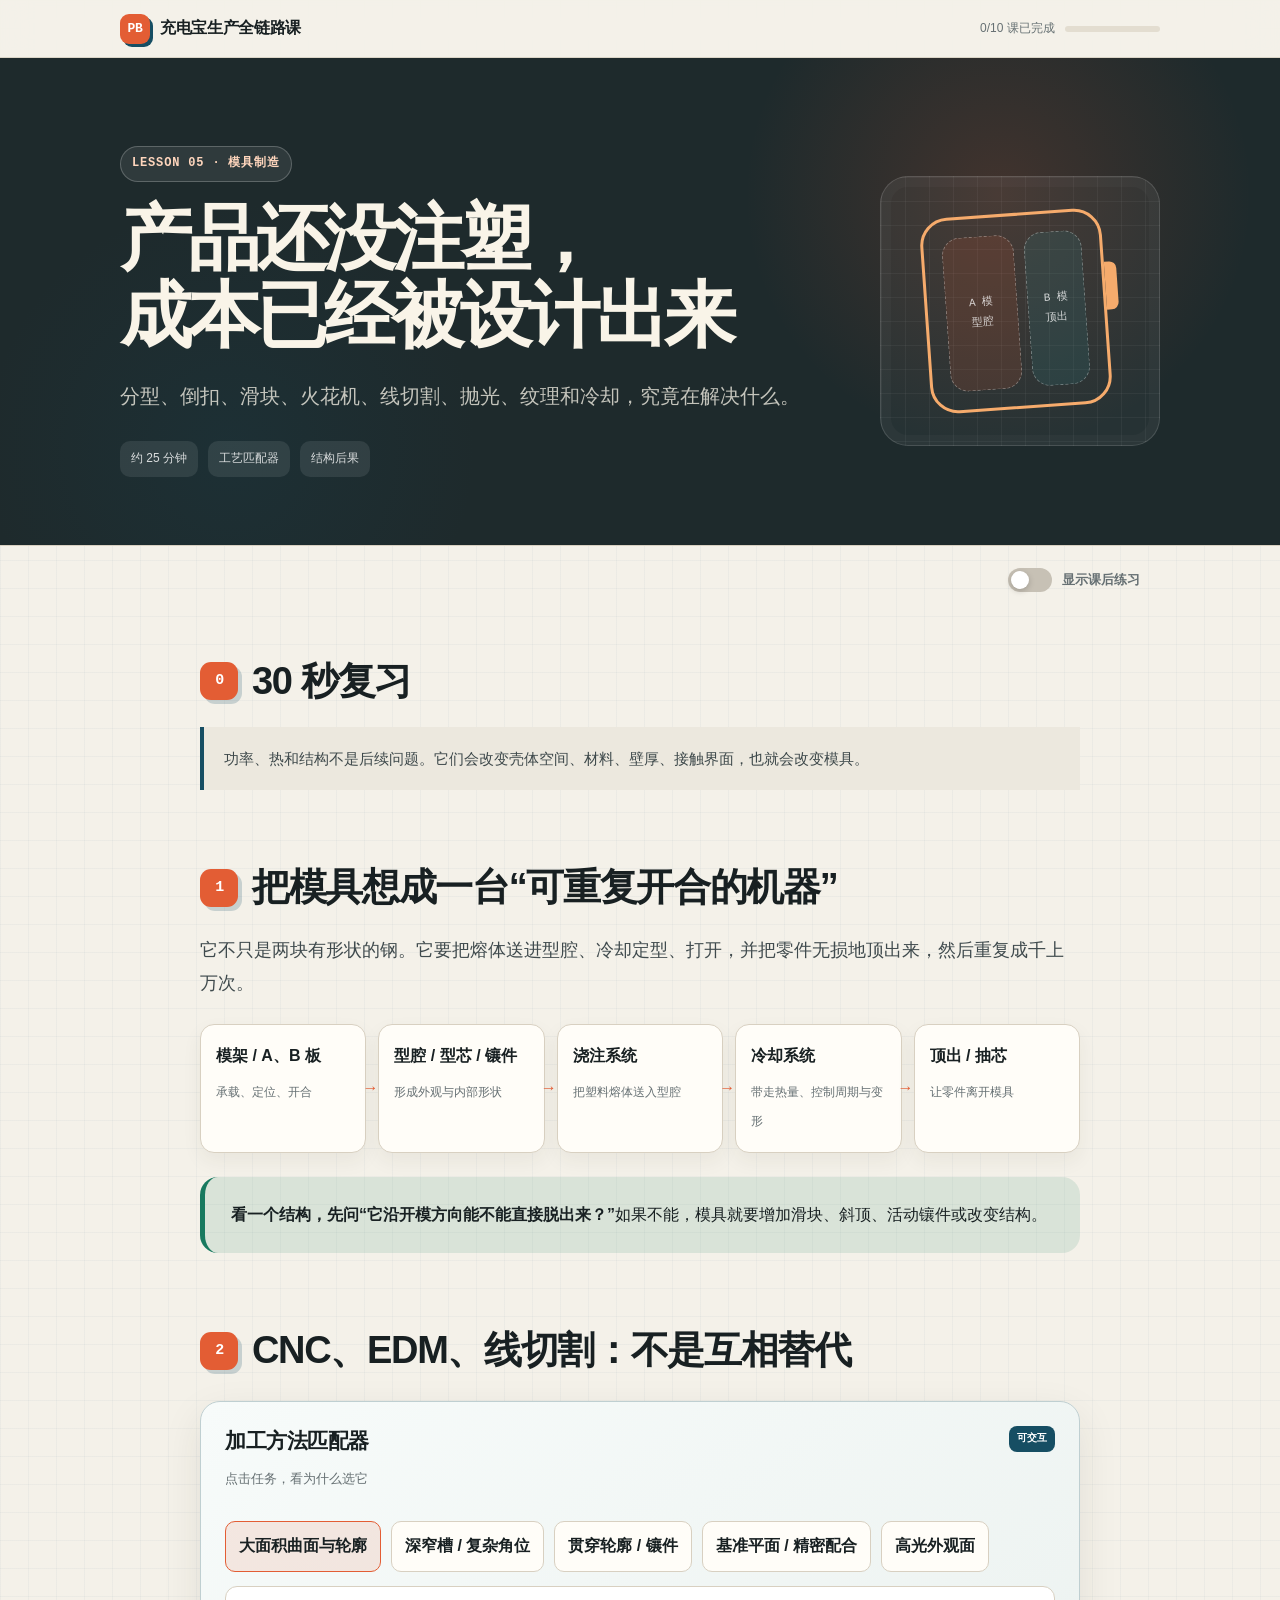
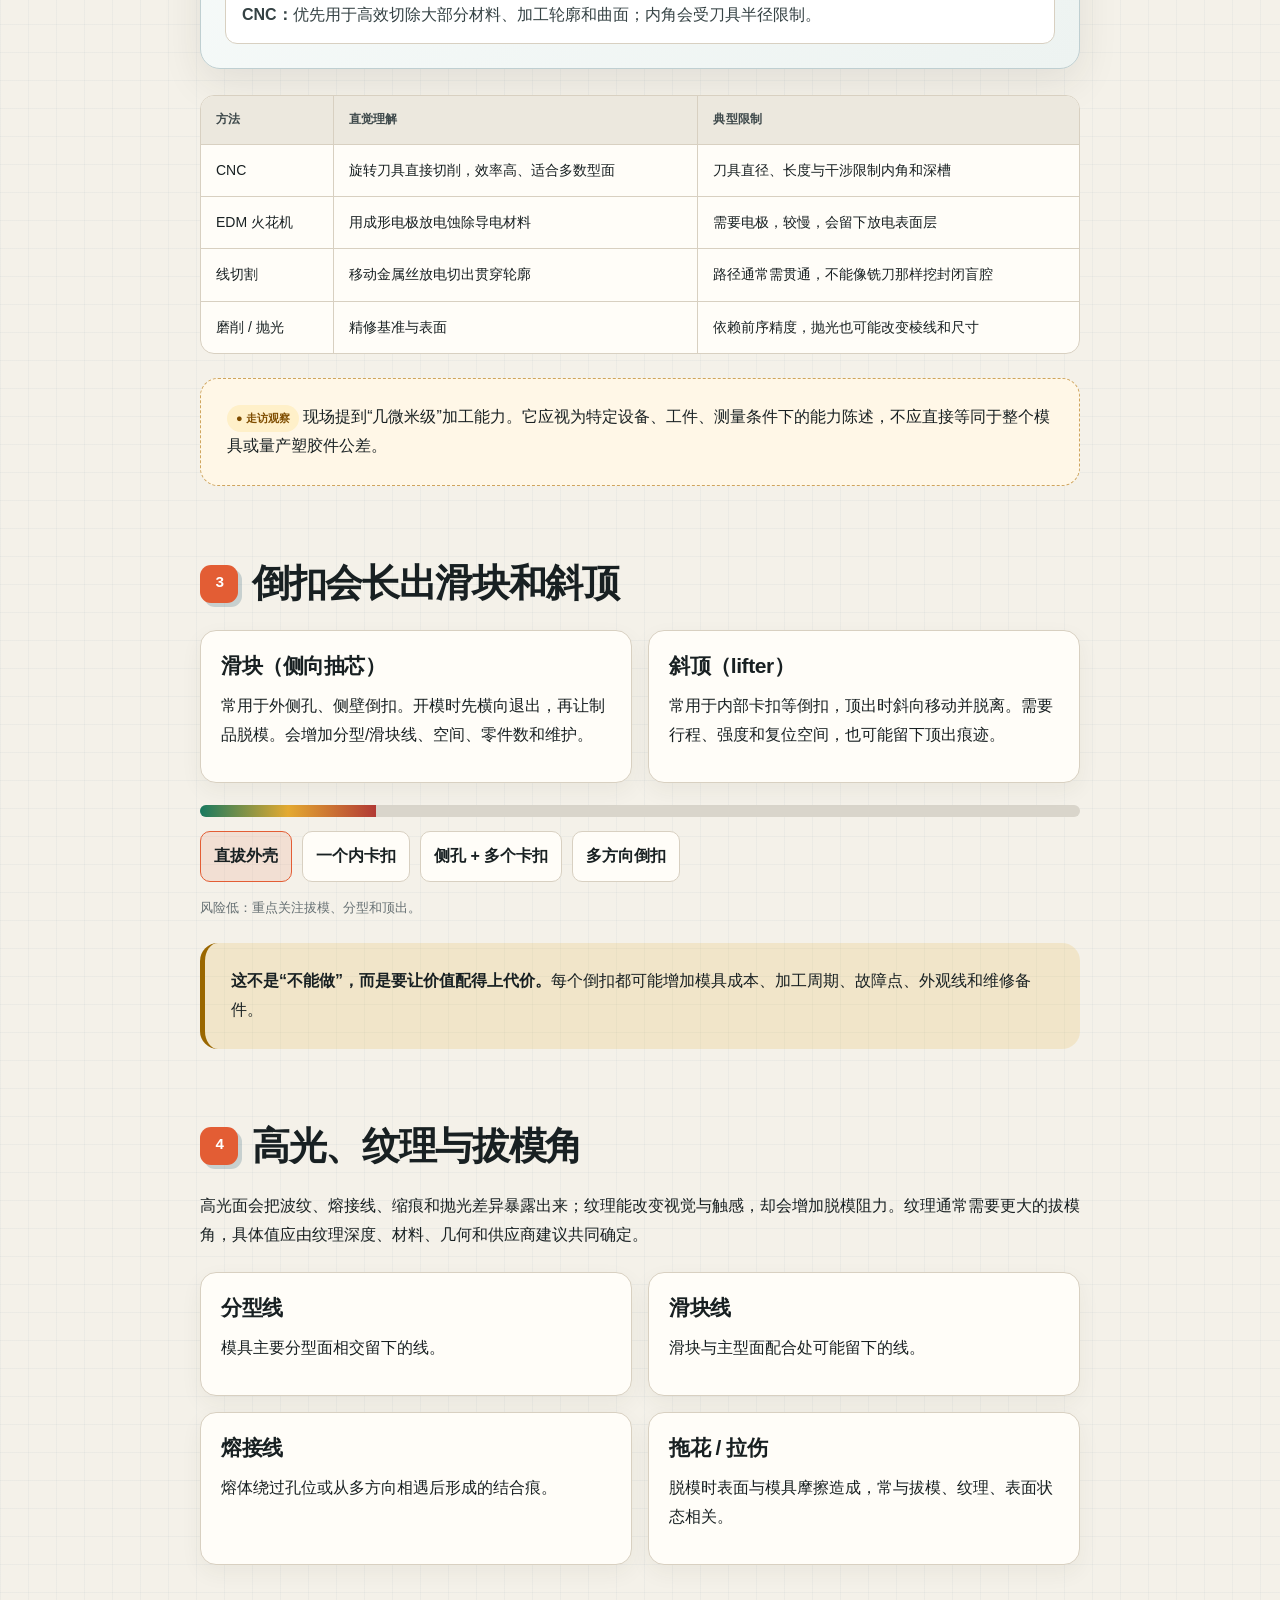
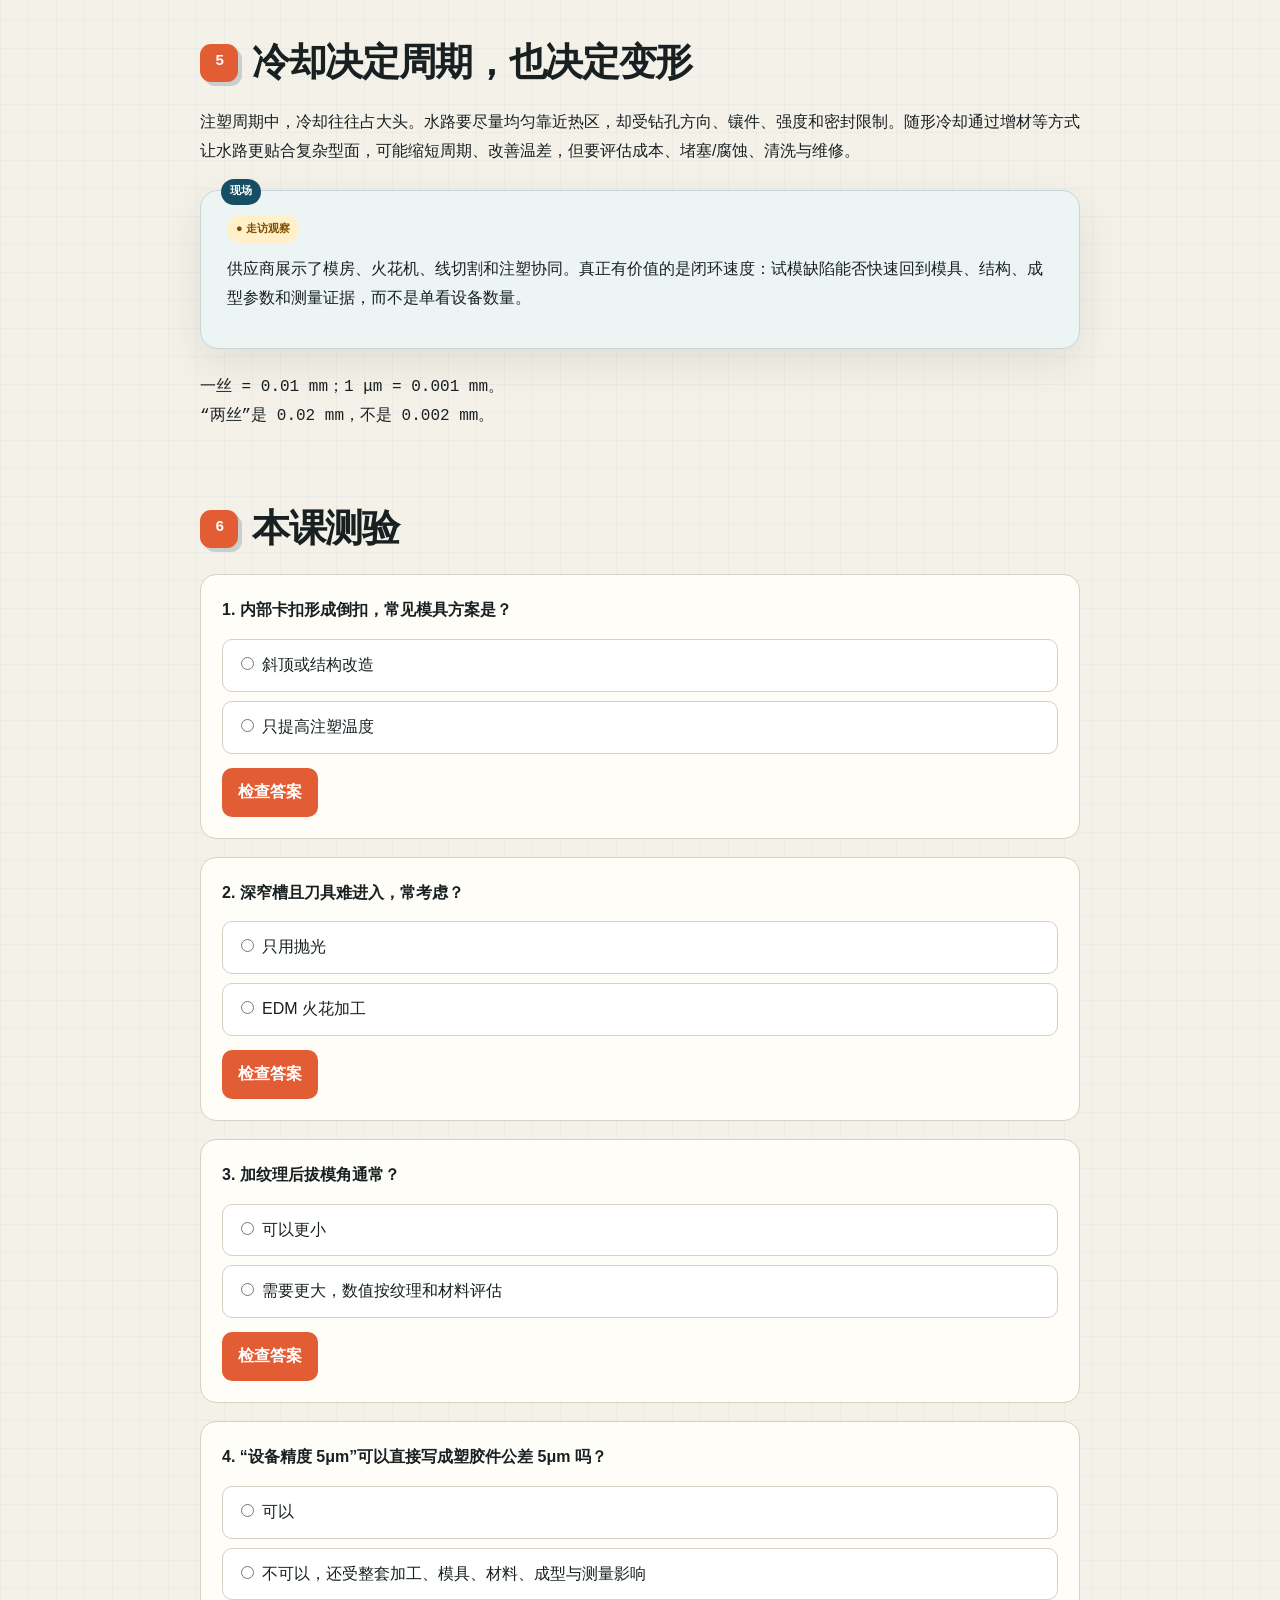
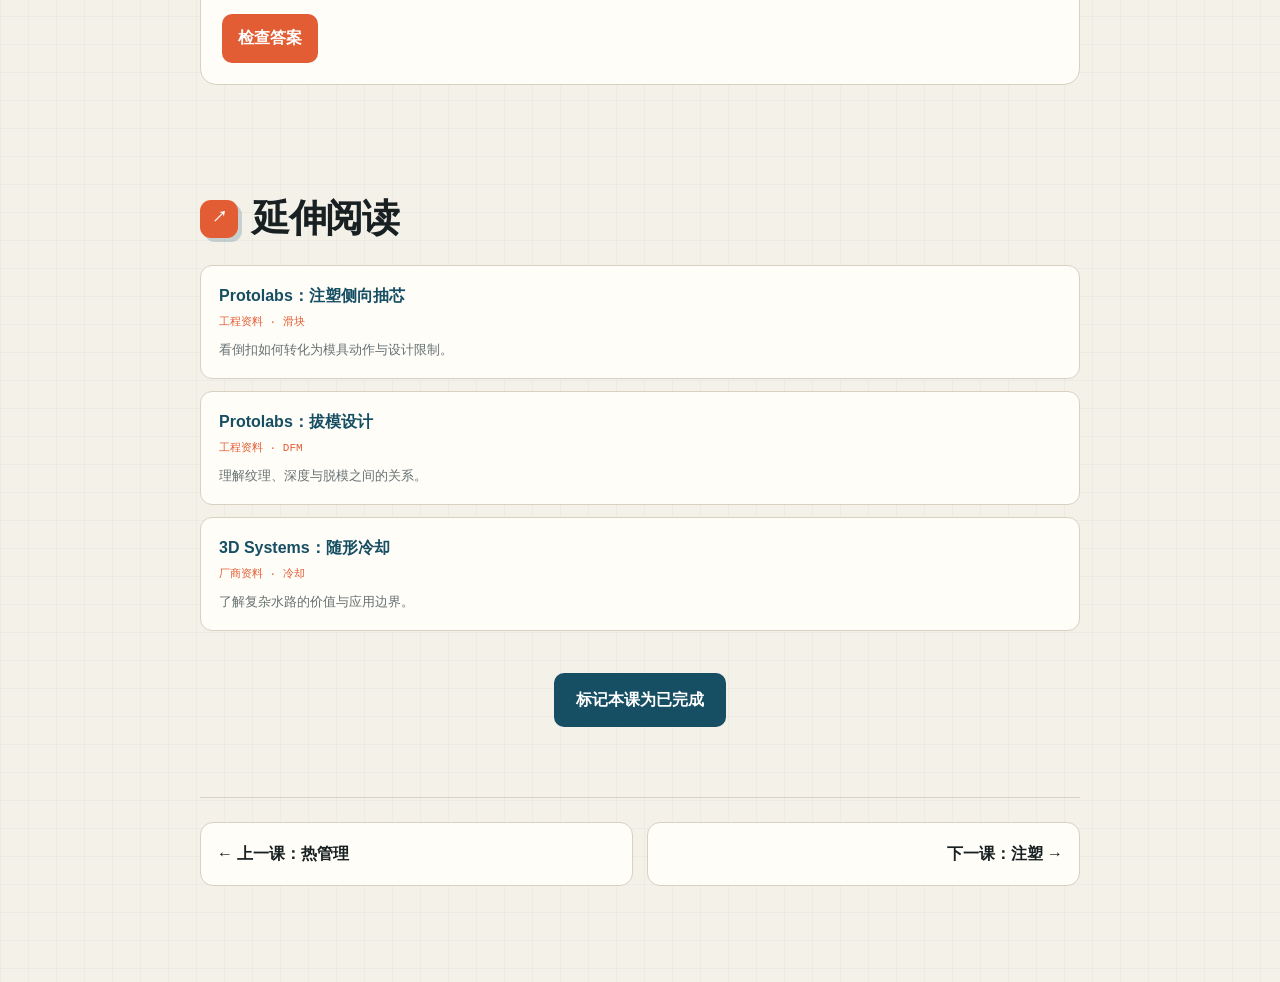
<file: 05-tooling/index.html>
<!doctype html><html lang="zh-CN"><head><meta charset="utf-8"><meta name="viewport" content="width=device-width,initial-scale=1"><title>第5课｜模房</title><link rel="stylesheet" href="../assets/course.css"></head><body data-course-name="充电宝生产全链路课" data-lesson-title="第5课：模房" data-lesson-index="5">
<header class="topbar"><a class="brand-link" href="../index.html"><span class="brand-mark">PB</span><span class="brand-name">充电宝生产全链路课</span></a><div class="top-progress"><span data-progress-text>0/10 课已完成</span><span class="progress-track"><span class="progress-fill" data-progress-bar></span></span></div></header><section class="hero"><div class="hero-inner"><div class="hero-copy"><span class="lesson-tag">LESSON 05 · 模具制造</span><h1>产品还没注塑，<br>成本已经被设计出来</h1><p class="hero-subtitle">分型、倒扣、滑块、火花机、线切割、抛光、纹理和冷却，究竟在解决什么。</p><div class="hero-meta"><span class="meta-chip">约 25 分钟</span><span class="meta-chip">工艺匹配器</span><span class="meta-chip">结构后果</span></div></div><div class="hero-diagram"><div class="battery-shell"><div class="battery-core"><div class="battery-cell">A 模<br>型腔</div><div class="battery-pcb">B 模<br>顶出</div></div></div></div></div></section><div class="settings-bar"><label class="toggle-wrap"><input id="code-toggle" type="checkbox"><span class="toggle-track"></span>显示课后练习</label></div>
<main class="container"><section><h2><span class="num">0</span>30 秒复习</h2><div class="blockquote">功率、热和结构不是后续问题。它们会改变壳体空间、材料、壁厚、接触界面，也就会改变模具。</div></section>
<section><h2><span class="num">1</span>把模具想成一台“可重复开合的机器”</h2><p class="lead">它不只是两块有形状的钢。它要把熔体送进型腔、冷却定型、打开，并把零件无损地顶出来，然后重复成千上万次。</p><div class="pipeline"><div class="pipeline-step"><strong>模架 / A、B 板</strong><span>承载、定位、开合</span></div><div class="pipeline-step"><strong>型腔 / 型芯 / 镶件</strong><span>形成外观与内部形状</span></div><div class="pipeline-step"><strong>浇注系统</strong><span>把塑料熔体送入型腔</span></div><div class="pipeline-step"><strong>冷却系统</strong><span>带走热量、控制周期与变形</span></div><div class="pipeline-step"><strong>顶出 / 抽芯</strong><span>让零件离开模具</span></div></div><div class="insight-box"><strong>看一个结构，先问“它沿开模方向能不能直接脱出来？”</strong>如果不能，模具就要增加滑块、斜顶、活动镶件或改变结构。</div></section>
<section><h2><span class="num">2</span>CNC、EDM、线切割：不是互相替代</h2><div class="interactive-panel"><div class="interactive-header"><div><h3>加工方法匹配器</h3><p class="muted small">点击任务，看为什么选它</p></div><span class="interactive-badge">可交互</span></div><div class="choice-row" id="machining-choices"><button class="choice-btn active" data-k="cnc">大面积曲面与轮廓</button><button class="choice-btn" data-k="edm">深窄槽 / 复杂角位</button><button class="choice-btn" data-k="wire">贯穿轮廓 / 镶件</button><button class="choice-btn" data-k="grind">基准平面 / 精密配合</button><button class="choice-btn" data-k="polish">高光外观面</button></div><div class="result-box" id="machining-result"></div></div><div class="compare-table-wrap"><table class="compare-table"><thead><tr><th>方法</th><th>直觉理解</th><th>典型限制</th></tr></thead><tbody><tr><td>CNC</td><td>旋转刀具直接切削，效率高、适合多数型面</td><td>刀具直径、长度与干涉限制内角和深槽</td></tr><tr><td>EDM 火花机</td><td>用成形电极放电蚀除导电材料</td><td>需要电极，较慢，会留下放电表面层</td></tr><tr><td>线切割</td><td>移动金属丝放电切出贯穿轮廓</td><td>路径通常需贯通，不能像铣刀那样挖封闭盲腔</td></tr><tr><td>磨削 / 抛光</td><td>精修基准与表面</td><td>依赖前序精度，抛光也可能改变棱线和尺寸</td></tr></tbody></table></div><div class="field-note"><span class="evidence-tag field">● 走访观察</span> 现场提到“几微米级”加工能力。它应视为特定设备、工件、测量条件下的能力陈述，不应直接等同于整个模具或量产塑胶件公差。</div></section>
<section><h2><span class="num">3</span>倒扣会长出滑块和斜顶</h2><div class="compare-grid"><div class="compare-box"><h3>滑块（侧向抽芯）</h3><p>常用于外侧孔、侧壁倒扣。开模时先横向退出，再让制品脱模。会增加分型/滑块线、空间、零件数和维护。</p></div><div class="compare-box"><h3>斜顶（lifter）</h3><p>常用于内部卡扣等倒扣，顶出时斜向移动并脱离。需要行程、强度和复位空间，也可能留下顶出痕迹。</p></div></div><div class="risk-meter"><div class="risk-fill" id="tool-risk"></div></div><div class="choice-row" id="undercut-choices"><button class="choice-btn active" data-r="18">直拔外壳</button><button class="choice-btn" data-r="46">一个内卡扣</button><button class="choice-btn" data-r="70">侧孔 + 多个卡扣</button><button class="choice-btn" data-r="92">多方向倒扣</button></div><p class="muted small" id="tool-risk-text">风险低：重点关注拔模、分型和顶出。</p><div class="warning-box"><strong>这不是“不能做”，而是要让价值配得上代价。</strong>每个倒扣都可能增加模具成本、加工周期、故障点、外观线和维修备件。</div></section>
<section><h2><span class="num">4</span>高光、纹理与拔模角</h2><p>高光面会把波纹、熔接线、缩痕和抛光差异暴露出来；纹理能改变视觉与触感，却会增加脱模阻力。纹理通常需要更大的拔模角，具体值应由纹理深度、材料、几何和供应商建议共同确定。</p><div class="compare-grid"><div class="compare-box"><h3>分型线</h3><p>模具主要分型面相交留下的线。</p></div><div class="compare-box"><h3>滑块线</h3><p>滑块与主型面配合处可能留下的线。</p></div><div class="compare-box"><h3>熔接线</h3><p>熔体绕过孔位或从多方向相遇后形成的结合痕。</p></div><div class="compare-box"><h3>拖花 / 拉伤</h3><p>脱模时表面与模具摩擦造成，常与拔模、纹理、表面状态相关。</p></div></div></section>
<section><h2><span class="num">5</span>冷却决定周期，也决定变形</h2><p>注塑周期中，冷却往往占大头。水路要尽量均匀靠近热区，却受钻孔方向、镶件、强度和密封限制。随形冷却通过增材等方式让水路更贴合复杂型面，可能缩短周期、改善温差，但要评估成本、堵塞/腐蚀、清洗与维修。</p><div class="story-card"><div class="label-row"><span class="evidence-tag field">● 走访观察</span></div><p>供应商展示了模房、火花机、线切割和注塑协同。真正有价值的是闭环速度：试模缺陷能否快速回到模具、结构、成型参数和测量证据，而不是单看设备数量。</p></div><p class="mono">一丝 = 0.01 mm；1 μm = 0.001 mm。<br>“两丝”是 0.02 mm，不是 0.002 mm。</p></section>
<section><h2><span class="num">6</span>本课测验</h2><div class="quiz-list"><div class="quiz" id="q1"><p class="quiz-question">1. 内部卡扣形成倒扣，常见模具方案是？</p><div class="quiz-options"><label class="quiz-option"><input type="radio" name="q1" value="correct">斜顶或结构改造</label><label class="quiz-option"><input type="radio" name="q1" value="wrong">只提高注塑温度</label></div><button class="action-btn" onclick="checkQuiz(this,'q1')">检查答案</button><p class="quiz-feedback correct" id="q1-correct" hidden>正确。先解决脱模运动关系。</p><p class="quiz-feedback wrong" id="q1-wrong" hidden>温度不能消除几何倒扣。</p></div><div class="quiz" id="q2"><p class="quiz-question">2. 深窄槽且刀具难进入，常考虑？</p><div class="quiz-options"><label class="quiz-option"><input type="radio" name="q2" value="wrong">只用抛光</label><label class="quiz-option"><input type="radio" name="q2" value="correct">EDM 火花加工</label></div><button class="action-btn" onclick="checkQuiz(this,'q2')">检查答案</button><p class="quiz-feedback correct" id="q2-correct" hidden>正确，成形电极能处理一些刀具受限区域。</p><p class="quiz-feedback wrong" id="q2-wrong" hidden>抛光不是主要去除深腔材料的方法。</p></div><div class="quiz" id="q3"><p class="quiz-question">3. 加纹理后拔模角通常？</p><div class="quiz-options"><label class="quiz-option"><input type="radio" name="q3" value="wrong">可以更小</label><label class="quiz-option"><input type="radio" name="q3" value="correct">需要更大，数值按纹理和材料评估</label></div><button class="action-btn" onclick="checkQuiz(this,'q3')">检查答案</button><p class="quiz-feedback correct" id="q3-correct" hidden>正确。纹理增加脱模阻力。</p><p class="quiz-feedback wrong" id="q3-wrong" hidden>不要把纹理当成助脱模手段。</p></div><div class="quiz" id="q4"><p class="quiz-question">4. “设备精度 5μm”可以直接写成塑胶件公差 5μm 吗？</p><div class="quiz-options"><label class="quiz-option"><input type="radio" name="q4" value="wrong">可以</label><label class="quiz-option"><input type="radio" name="q4" value="correct">不可以，还受整套加工、模具、材料、成型与测量影响</label></div><button class="action-btn" onclick="checkQuiz(this,'q4')">检查答案</button><p class="quiz-feedback correct" id="q4-correct" hidden>正确。单机精度不是整件量产能力。</p><p class="quiz-feedback wrong" id="q4-wrong" hidden>要看完整误差链与过程能力。</p></div></div></section>
<section class="further-reading"><h2><span class="num">↗</span>延伸阅读</h2><div class="reading-list"><div class="reading-item"><div class="reading-title"><a href="https://www.protolabs.com/resources/design-tips/using-side-actions-in-molding-design/" target="_blank" rel="noopener">Protolabs：注塑侧向抽芯</a></div><div class="reading-meta">工程资料 · 滑块</div><div class="reading-desc">看倒扣如何转化为模具动作与设计限制。</div></div><div class="reading-item"><div class="reading-title"><a href="https://www.protolabs.com/resources/design-tips/improving-part-moldability-with-draft/" target="_blank" rel="noopener">Protolabs：拔模设计</a></div><div class="reading-meta">工程资料 · DFM</div><div class="reading-desc">理解纹理、深度与脱模之间的关系。</div></div><div class="reading-item"><div class="reading-title"><a href="https://www.3dsystems.com/conformal-cooling" target="_blank" rel="noopener">3D Systems：随形冷却</a></div><div class="reading-meta">厂商资料 · 冷却</div><div class="reading-desc">了解复杂水路的价值与应用边界。</div></div></div></section>
<section id="code-exercise"><h2><span class="num">练</span>课后练习</h2><div class="exercise-card"><h3>在一个外壳图上找倒扣</h3><p>标出开模方向、卡扣、侧孔、顶出面和外观面；为每个倒扣写“保留价值”和“模具代价”。</p><button class="hint-toggle" onclick="toggleHint(this)">查看提示</button><div class="hint-content" hidden>先尝试改方向、做穿碰或拆件，再决定是否加滑块/斜顶。</div></div><div class="exercise-card"><h3>向模厂要 8 个答案</h3><p>钢材、穴数、浇口、分型、滑块/斜顶、冷却、关键尺寸、寿命与维护。</p><button class="hint-toggle" onclick="toggleHint(this)">查看提示</button><div class="hint-content" hidden>再补：T0 前提、试模料、纹理/抛光阶段、备件和变更记录。</div></div></section><div class="complete-wrap"><button class="complete-btn" data-complete-lesson>标记本课为已完成</button></div><nav class="lesson-nav"><a href="../04-thermal-management/index.html">← 上一课：热管理</a><a href="../06-injection-molding/index.html">下一课：注塑 →</a></nav></main><script src="../assets/course.js"></script><script>
const machine={cnc:'<strong>CNC：</strong>优先用于高效切除大部分材料、加工轮廓和曲面；内角会受刀具半径限制。',edm:'<strong>EDM：</strong>用与目标形状对应的电极放电蚀除，适合部分深窄或刀具难达区域。',wire:'<strong>线切割：</strong>适合贯穿轮廓、镶件和精密分割，路径需满足金属丝运动条件。',grind:'<strong>磨削：</strong>常用于基准平面、配合面和精密厚度。',polish:'<strong>抛光：</strong>获得高光或去除刀纹，但要控制圆角、塌边和局部尺寸变化。'};function showM(k){document.getElementById('machining-result').innerHTML=machine[k];document.querySelectorAll('#machining-choices button').forEach(b=>b.classList.toggle('active',b.dataset.k===k));}document.getElementById('machining-choices').addEventListener('click',e=>{const b=e.target.closest('button');if(b)showM(b.dataset.k)});showM('cnc');document.getElementById('undercut-choices').addEventListener('click',e=>{const b=e.target.closest('button');if(!b)return;const r=Number(b.dataset.r);document.getElementById('tool-risk').style.width=r+'%';document.getElementById('tool-risk-text').textContent=r<30?'风险低：重点关注拔模、分型和顶出。':r<60?'风险中：斜顶动作、痕迹和维修进入评审。':r<85?'风险较高：模具空间、周期、寿命和多处配合一起上升。':'风险很高：先重审结构价值与拆件方案。';document.querySelectorAll('#undercut-choices button').forEach(x=>x.classList.toggle('active',x===b));});
</script></body></html>
</file>
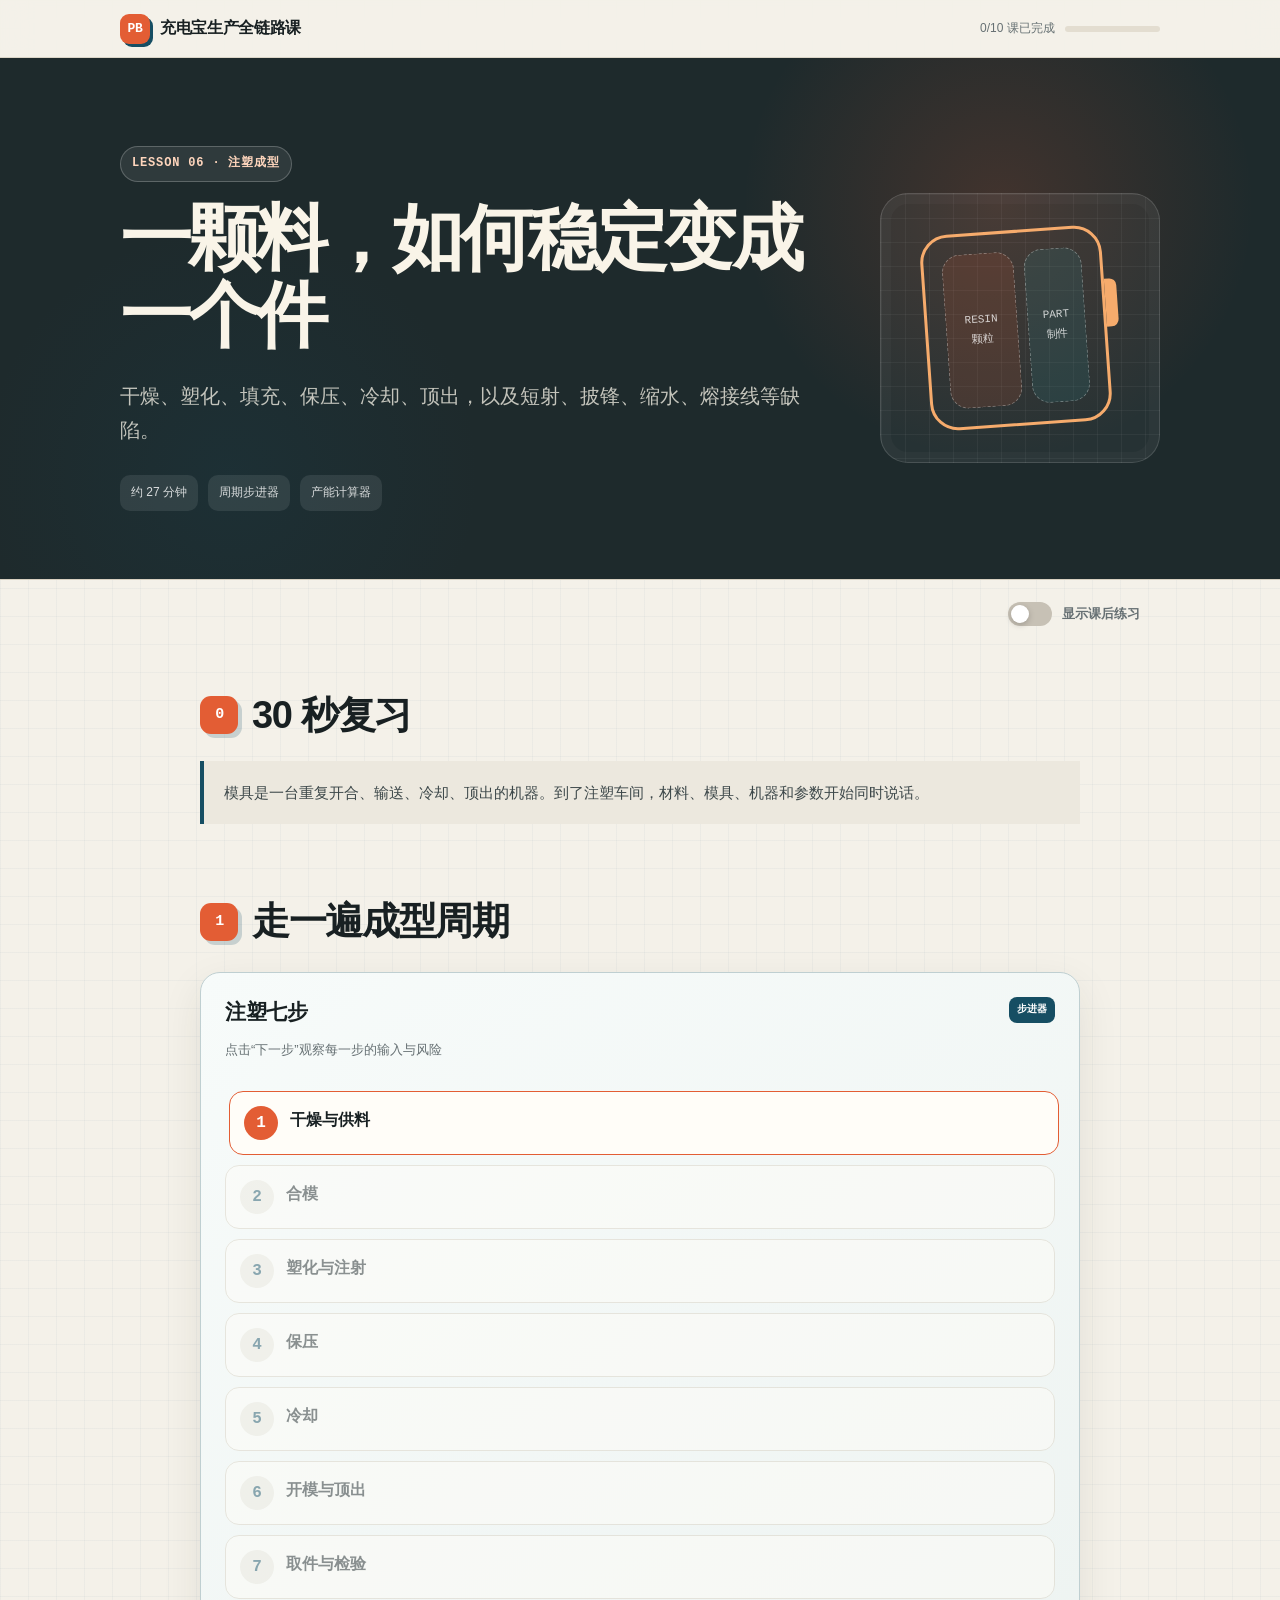
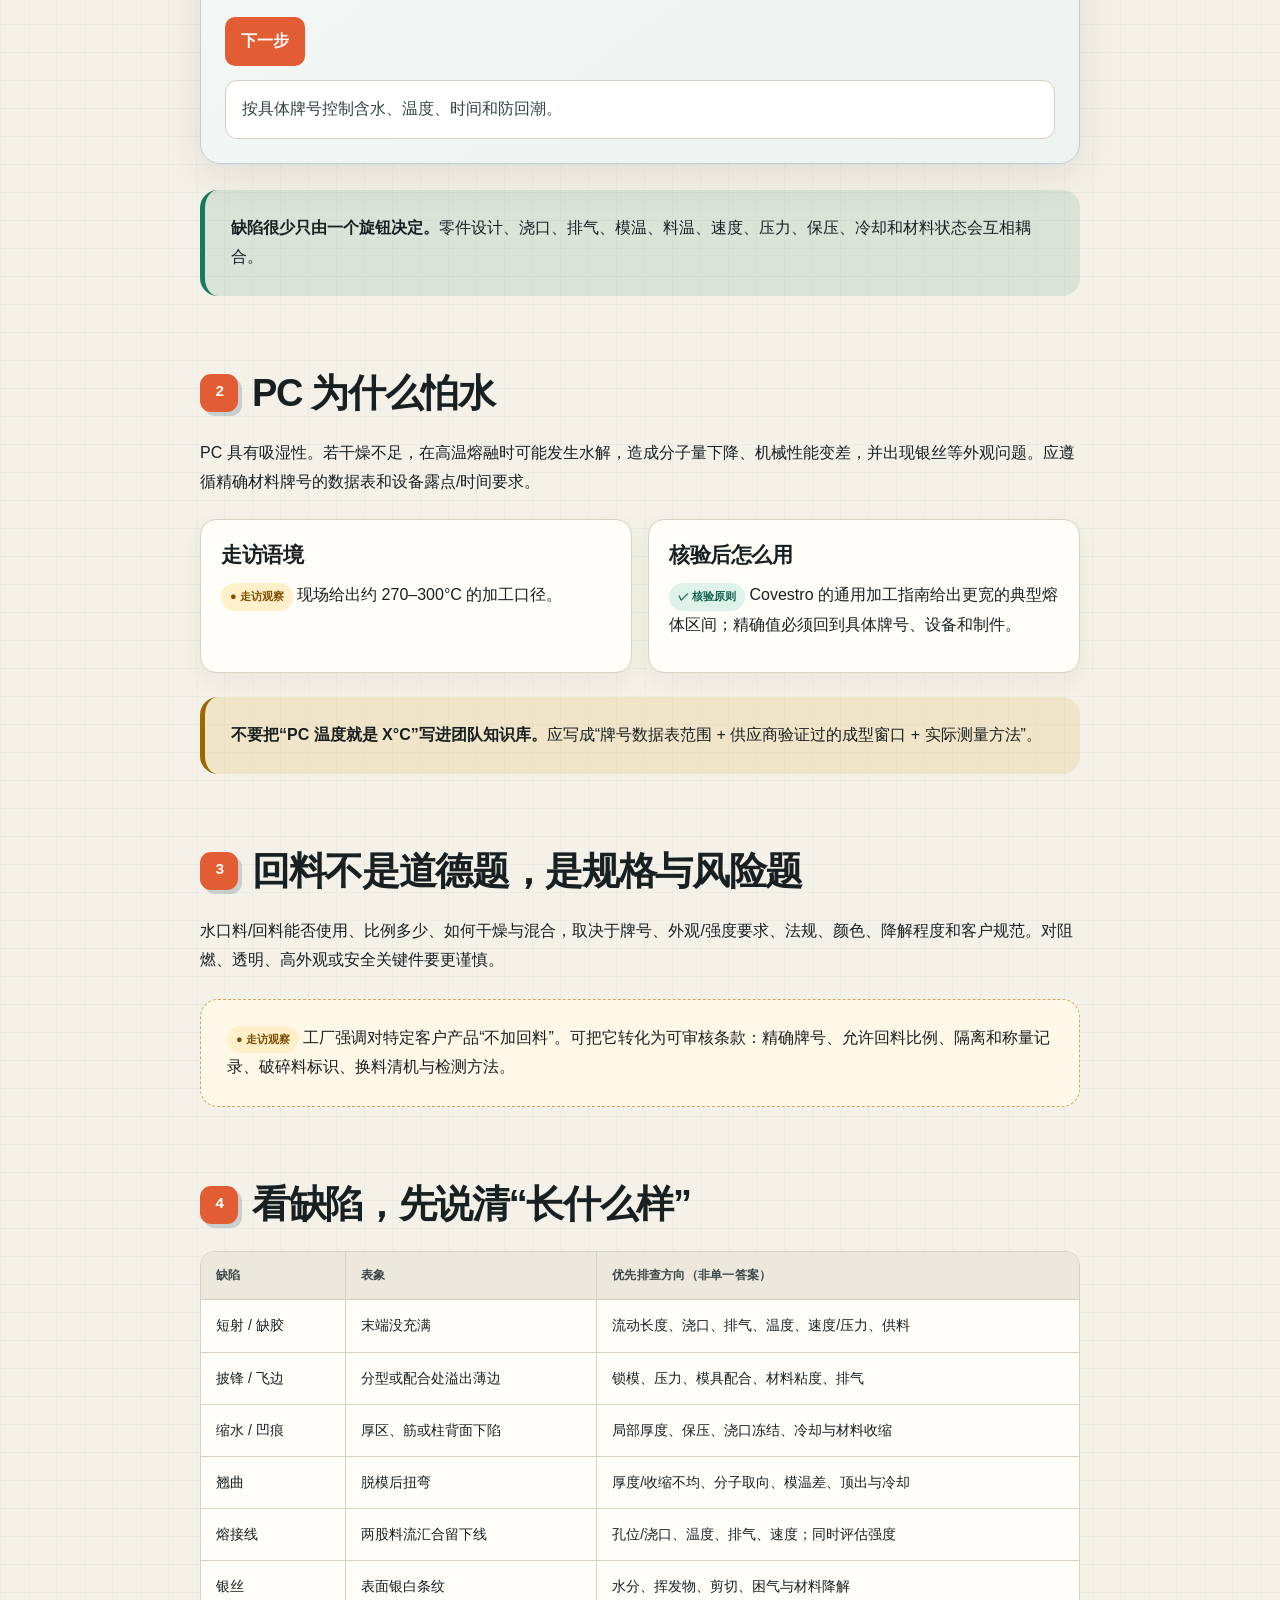
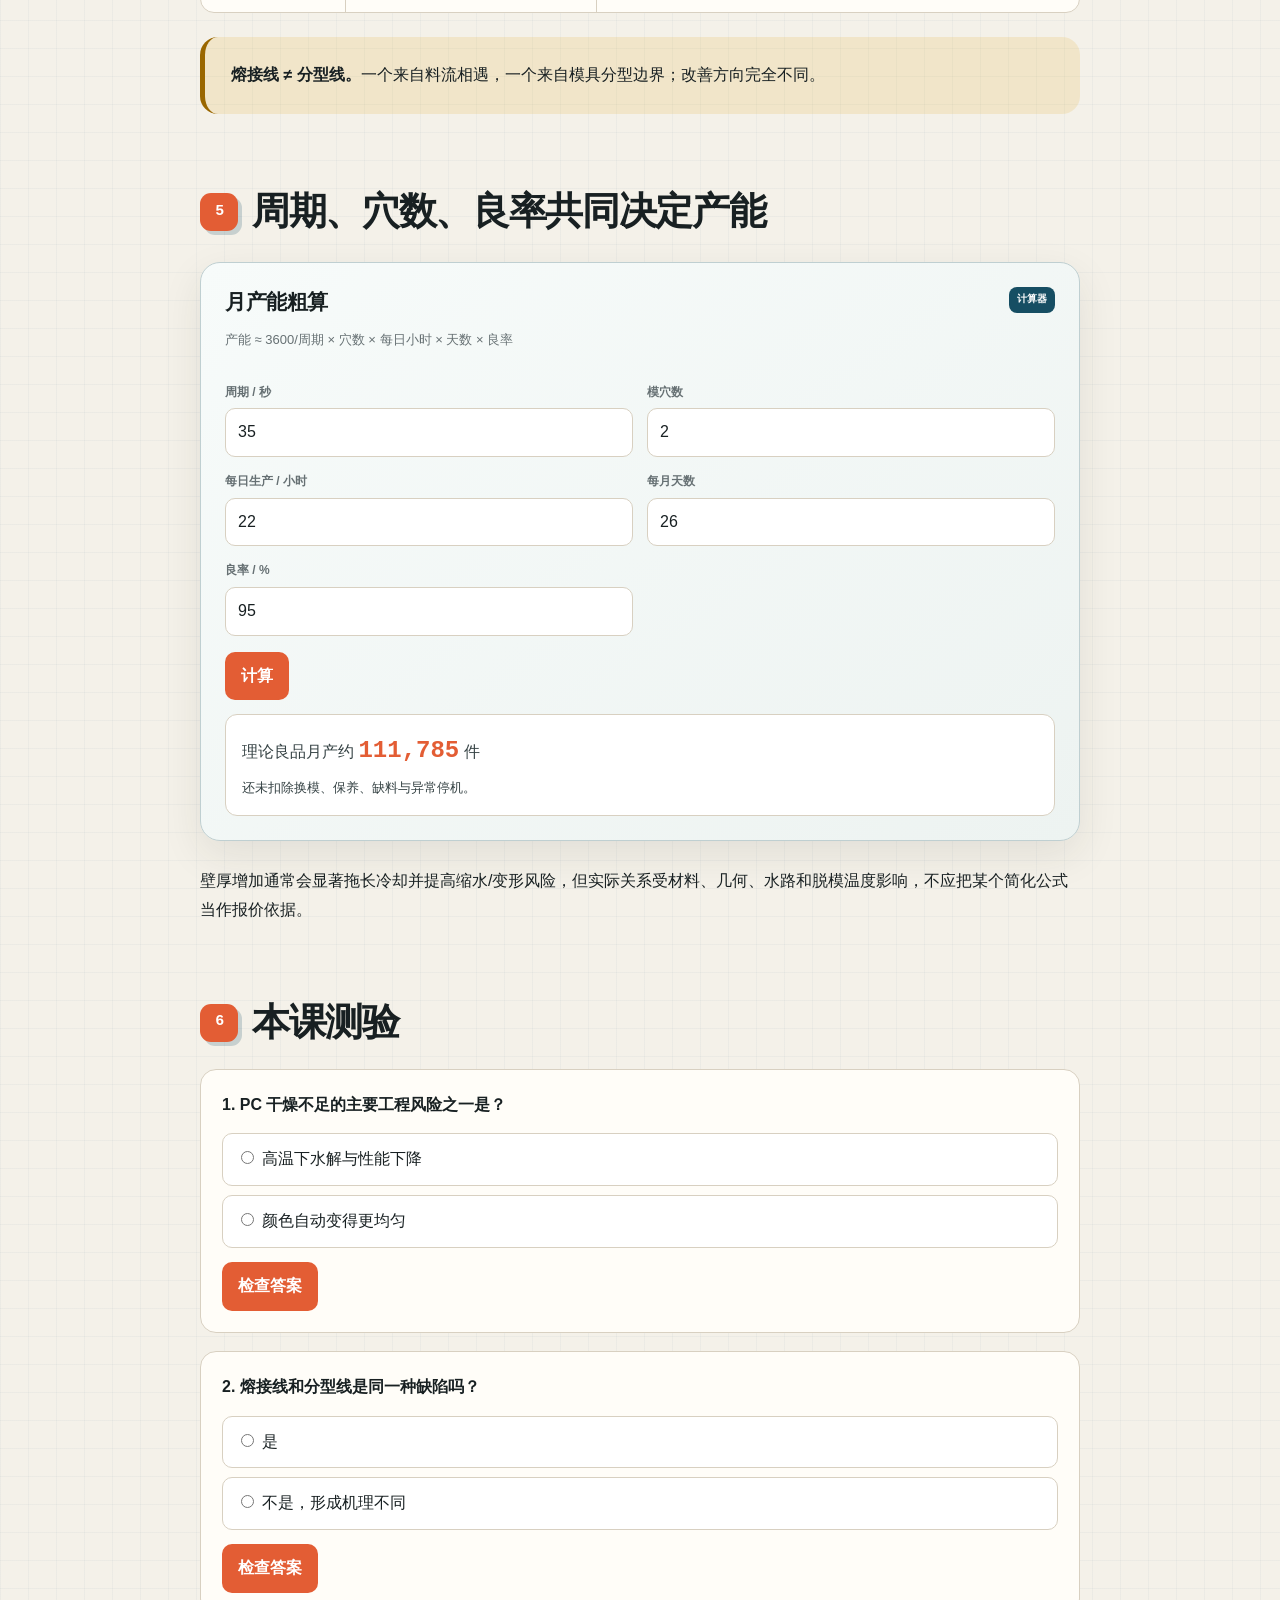
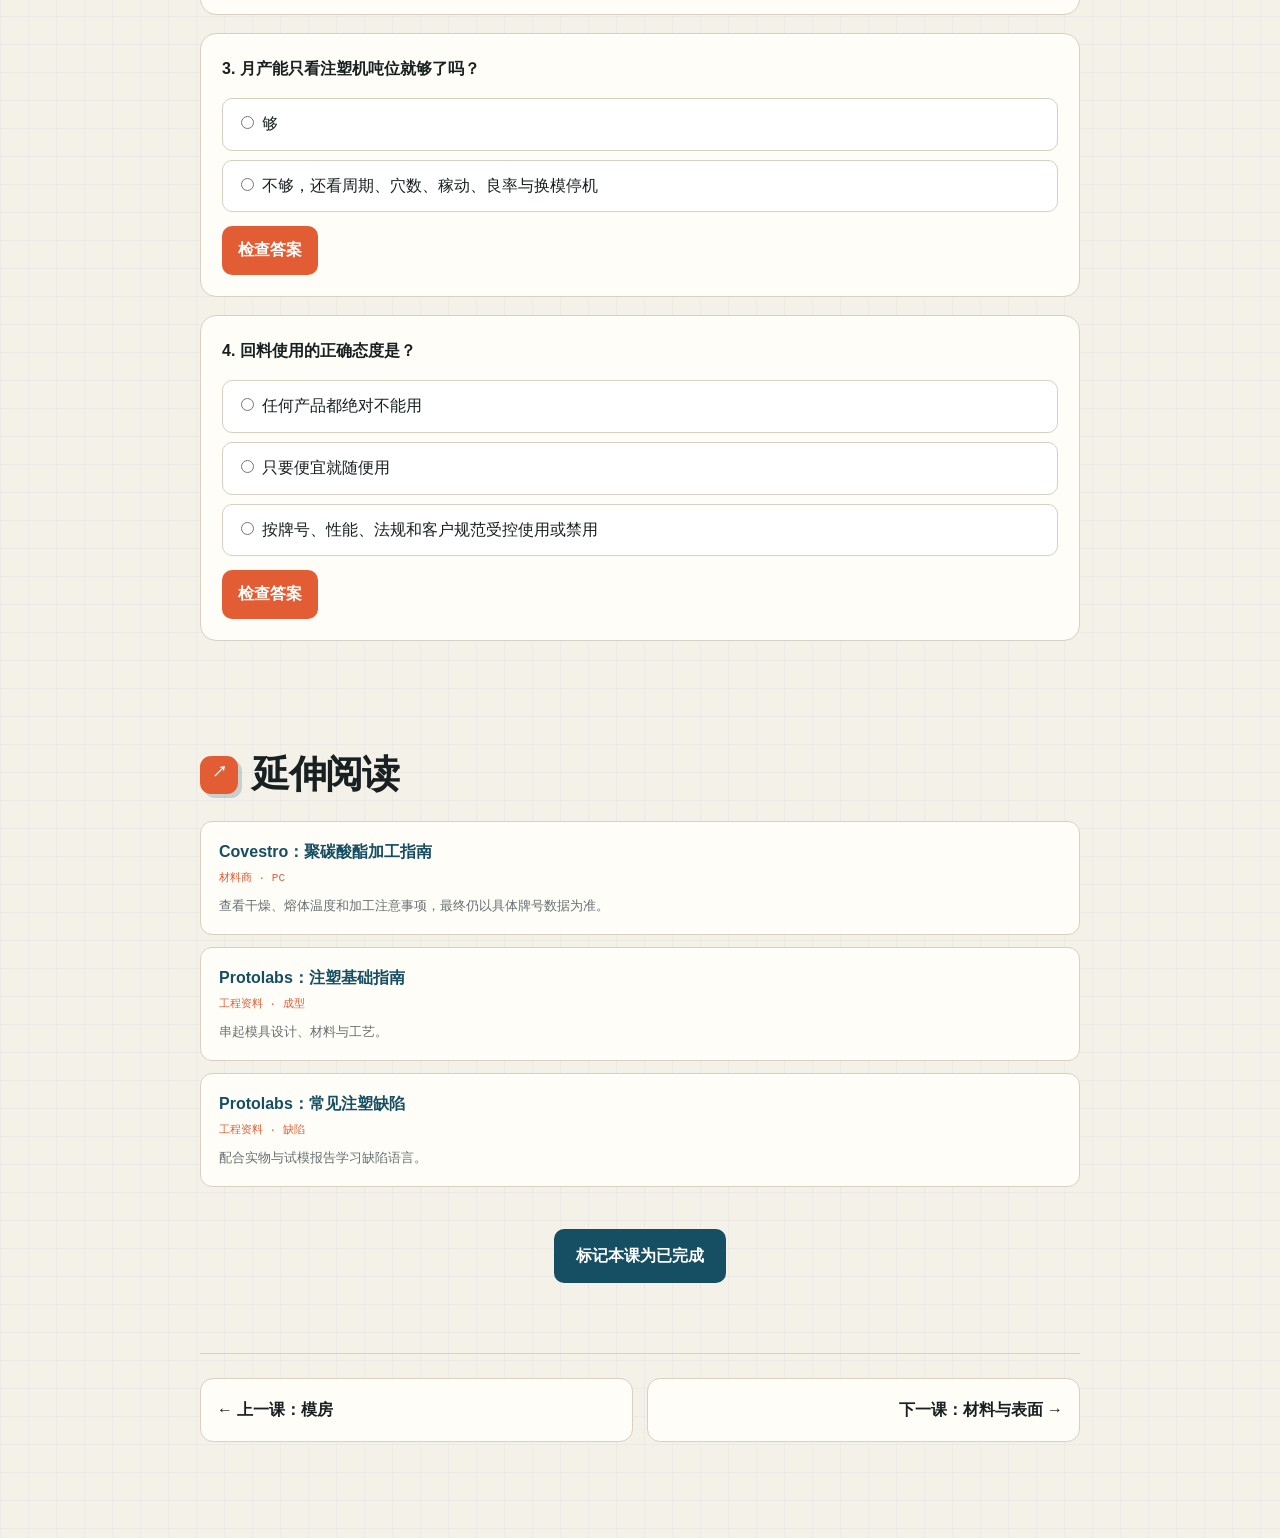
<file: 06-injection-molding/index.html>
<!doctype html><html lang="zh-CN"><head><meta charset="utf-8"><meta name="viewport" content="width=device-width,initial-scale=1"><title>第6课｜注塑</title><link rel="stylesheet" href="../assets/course.css"></head><body data-course-name="充电宝生产全链路课" data-lesson-title="第6课：注塑" data-lesson-index="6">
<header class="topbar"><a class="brand-link" href="../index.html"><span class="brand-mark">PB</span><span class="brand-name">充电宝生产全链路课</span></a><div class="top-progress"><span data-progress-text>0/10 课已完成</span><span class="progress-track"><span class="progress-fill" data-progress-bar></span></span></div></header><section class="hero"><div class="hero-inner"><div class="hero-copy"><span class="lesson-tag">LESSON 06 · 注塑成型</span><h1>一颗料，如何稳定变成一个件</h1><p class="hero-subtitle">干燥、塑化、填充、保压、冷却、顶出，以及短射、披锋、缩水、熔接线等缺陷。</p><div class="hero-meta"><span class="meta-chip">约 27 分钟</span><span class="meta-chip">周期步进器</span><span class="meta-chip">产能计算器</span></div></div><div class="hero-diagram"><div class="battery-shell"><div class="battery-core"><div class="battery-cell">RESIN<br>颗粒</div><div class="battery-pcb">PART<br>制件</div></div></div></div></div></section><div class="settings-bar"><label class="toggle-wrap"><input id="code-toggle" type="checkbox"><span class="toggle-track"></span>显示课后练习</label></div>
<main class="container"><section><h2><span class="num">0</span>30 秒复习</h2><div class="blockquote">模具是一台重复开合、输送、冷却、顶出的机器。到了注塑车间，材料、模具、机器和参数开始同时说话。</div></section>
<section><h2><span class="num">1</span>走一遍成型周期</h2><div class="interactive-panel"><div class="interactive-header"><div><h3>注塑七步</h3><p class="muted small">点击“下一步”观察每一步的输入与风险</p></div><span class="interactive-badge">步进器</span></div><div class="stepper" id="molding-stepper"></div><button class="action-btn" id="molding-next">下一步</button><div class="result-box" id="molding-detail"></div></div><div class="insight-box"><strong>缺陷很少只由一个旋钮决定。</strong>零件设计、浇口、排气、模温、料温、速度、压力、保压、冷却和材料状态会互相耦合。</div></section>
<section><h2><span class="num">2</span>PC 为什么怕水</h2><p>PC 具有吸湿性。若干燥不足，在高温熔融时可能发生水解，造成分子量下降、机械性能变差，并出现银丝等外观问题。应遵循精确材料牌号的数据表和设备露点/时间要求。</p><div class="compare-grid"><div class="compare-box"><h3>走访语境</h3><p><span class="evidence-tag field">● 走访观察</span> 现场给出约 270–300°C 的加工口径。</p></div><div class="compare-box"><h3>核验后怎么用</h3><p><span class="evidence-tag verified">✓ 核验原则</span> Covestro 的通用加工指南给出更宽的典型熔体区间；精确值必须回到具体牌号、设备和制件。</p></div></div><div class="warning-box"><strong>不要把“PC 温度就是 X°C”写进团队知识库。</strong>应写成“牌号数据表范围 + 供应商验证过的成型窗口 + 实际测量方法”。</div></section>
<section><h2><span class="num">3</span>回料不是道德题，是规格与风险题</h2><p>水口料/回料能否使用、比例多少、如何干燥与混合，取决于牌号、外观/强度要求、法规、颜色、降解程度和客户规范。对阻燃、透明、高外观或安全关键件要更谨慎。</p><div class="field-note"><span class="evidence-tag field">● 走访观察</span> 工厂强调对特定客户产品“不加回料”。可把它转化为可审核条款：精确牌号、允许回料比例、隔离和称量记录、破碎料标识、换料清机与检测方法。</div></section>
<section><h2><span class="num">4</span>看缺陷，先说清“长什么样”</h2><div class="compare-table-wrap"><table class="compare-table"><thead><tr><th>缺陷</th><th>表象</th><th>优先排查方向（非单一答案）</th></tr></thead><tbody><tr><td>短射 / 缺胶</td><td>末端没充满</td><td>流动长度、浇口、排气、温度、速度/压力、供料</td></tr><tr><td>披锋 / 飞边</td><td>分型或配合处溢出薄边</td><td>锁模、压力、模具配合、材料粘度、排气</td></tr><tr><td>缩水 / 凹痕</td><td>厚区、筋或柱背面下陷</td><td>局部厚度、保压、浇口冻结、冷却与材料收缩</td></tr><tr><td>翘曲</td><td>脱模后扭弯</td><td>厚度/收缩不均、分子取向、模温差、顶出与冷却</td></tr><tr><td>熔接线</td><td>两股料流汇合留下线</td><td>孔位/浇口、温度、排气、速度；同时评估强度</td></tr><tr><td>银丝</td><td>表面银白条纹</td><td>水分、挥发物、剪切、困气与材料降解</td></tr></tbody></table></div><div class="warning-box"><strong>熔接线 ≠ 分型线。</strong>一个来自料流相遇，一个来自模具分型边界；改善方向完全不同。</div></section>
<section><h2><span class="num">5</span>周期、穴数、良率共同决定产能</h2><div class="interactive-panel"><div class="interactive-header"><div><h3>月产能粗算</h3><p class="muted small">产能 ≈ 3600/周期 × 穴数 × 每日小时 × 天数 × 良率</p></div><span class="interactive-badge">计算器</span></div><div class="control-grid"><div class="control"><label>周期 / 秒</label><input id="cycle" type="number" value="35"></div><div class="control"><label>模穴数</label><input id="cavity" type="number" value="2"></div><div class="control"><label>每日生产 / 小时</label><input id="hours" type="number" value="22"></div><div class="control"><label>每月天数</label><input id="days" type="number" value="26"></div><div class="control"><label>良率 / %</label><input id="yield" type="number" value="95"></div></div><button class="action-btn" id="capacity-run">计算</button><div class="result-box" id="capacity-result"></div></div><p>壁厚增加通常会显著拖长冷却并提高缩水/变形风险，但实际关系受材料、几何、水路和脱模温度影响，不应把某个简化公式当作报价依据。</p></section>
<section><h2><span class="num">6</span>本课测验</h2><div class="quiz-list"><div class="quiz" id="q1"><p class="quiz-question">1. PC 干燥不足的主要工程风险之一是？</p><div class="quiz-options"><label class="quiz-option"><input type="radio" name="q1" value="correct">高温下水解与性能下降</label><label class="quiz-option"><input type="radio" name="q1" value="wrong">颜色自动变得更均匀</label></div><button class="action-btn" onclick="checkQuiz(this,'q1')">检查答案</button><p class="quiz-feedback correct" id="q1-correct" hidden>正确，吸湿材料的预处理很关键。</p><p class="quiz-feedback wrong" id="q1-wrong" hidden>水分会影响外观与分子结构。</p></div><div class="quiz" id="q2"><p class="quiz-question">2. 熔接线和分型线是同一种缺陷吗？</p><div class="quiz-options"><label class="quiz-option"><input type="radio" name="q2" value="wrong">是</label><label class="quiz-option"><input type="radio" name="q2" value="correct">不是，形成机理不同</label></div><button class="action-btn" onclick="checkQuiz(this,'q2')">检查答案</button><p class="quiz-feedback correct" id="q2-correct" hidden>正确。要先把缺陷叫对。</p><p class="quiz-feedback wrong" id="q2-wrong" hidden>料流汇合与模具边界不是同一件事。</p></div><div class="quiz" id="q3"><p class="quiz-question">3. 月产能只看注塑机吨位就够了吗？</p><div class="quiz-options"><label class="quiz-option"><input type="radio" name="q3" value="wrong">够</label><label class="quiz-option"><input type="radio" name="q3" value="correct">不够，还看周期、穴数、稼动、良率与换模停机</label></div><button class="action-btn" onclick="checkQuiz(this,'q3')">检查答案</button><p class="quiz-feedback correct" id="q3-correct" hidden>正确。吨位主要回答锁模/适配，不直接等于产出。</p><p class="quiz-feedback wrong" id="q3-wrong" hidden>产能是一条时间与良率公式。</p></div><div class="quiz" id="q4"><p class="quiz-question">4. 回料使用的正确态度是？</p><div class="quiz-options"><label class="quiz-option"><input type="radio" name="q4" value="wrong">任何产品都绝对不能用</label><label class="quiz-option"><input type="radio" name="q4" value="wrong">只要便宜就随便用</label><label class="quiz-option"><input type="radio" name="q4" value="correct">按牌号、性能、法规和客户规范受控使用或禁用</label></div><button class="action-btn" onclick="checkQuiz(this,'q4')">检查答案</button><p class="quiz-feedback correct" id="q4-correct" hidden>正确。关键是定义、隔离、记录与验证。</p><p class="quiz-feedback wrong" id="q4-wrong" hidden>把它变成可审核的材料控制规则。</p></div></div></section>
<section class="further-reading"><h2><span class="num">↗</span>延伸阅读</h2><div class="reading-list"><div class="reading-item"><div class="reading-title"><a href="https://solutions.covestro.com/-/media/covestro/solution-center/brands/downloads/imported/1557217120.pdf?hash=911E06ED51229BB29B56E3089D7223C5&amp;rev=268fde74d0a34f78b109da72b600005f" target="_blank" rel="noopener">Covestro：聚碳酸酯加工指南</a></div><div class="reading-meta">材料商 · PC</div><div class="reading-desc">查看干燥、熔体温度和加工注意事项，最终仍以具体牌号数据为准。</div></div><div class="reading-item"><div class="reading-title"><a href="https://www.protolabs.com/resources/guides-and-trend-reports/injection-molding-guide-process-design-tips-materials/" target="_blank" rel="noopener">Protolabs：注塑基础指南</a></div><div class="reading-meta">工程资料 · 成型</div><div class="reading-desc">串起模具设计、材料与工艺。</div></div><div class="reading-item"><div class="reading-title"><a href="https://www.protolabs.com/resources/design-tips/injection-molding-defects-and-how-to-avoid-them/" target="_blank" rel="noopener">Protolabs：常见注塑缺陷</a></div><div class="reading-meta">工程资料 · 缺陷</div><div class="reading-desc">配合实物与试模报告学习缺陷语言。</div></div></div></section>
<section id="code-exercise"><h2><span class="num">练</span>课后练习</h2><div class="exercise-card"><h3>做一次缺陷 5 Why</h3><p>选择“卡扣背面缩水”，分别从产品、模具、材料、参数、测量五个方向列假设。</p><button class="hint-toggle" onclick="toggleHint(this)">查看提示</button><div class="hint-content" hidden>先测局部壁厚与筋根，再看浇口冻结和保压是否能有效传递。</div></div><div class="exercise-card"><h3>验证一个产能报价</h3><p>向供应商收集周期、穴数、班次、稼动率、良率、换模与保养停机，再计算保守产能。</p><button class="hint-toggle" onclick="toggleHint(this)">查看提示</button><div class="hint-content" hidden>别把理论 24 小时满载当可交付产能，留出换料、首件、保养和异常。</div></div></section><div class="complete-wrap"><button class="complete-btn" data-complete-lesson>标记本课为已完成</button></div><nav class="lesson-nav"><a href="../05-tooling/index.html">← 上一课：模房</a><a href="../07-cmf-and-finishing/index.html">下一课：材料与表面 →</a></nav></main><script src="../assets/course.js"></script><script>
const ms=[['干燥与供料','按具体牌号控制含水、温度、时间和防回潮。'],['合模','确认模具闭合与锁模，异物或错位会损伤模具。'],['塑化与注射','螺杆熔融计量，再按速度/压力填充型腔。'],['保压','补偿冷却收缩，直到浇口逐渐冻结。'],['冷却','水路带走热量，决定周期、尺寸与变形。'],['开模与顶出','按运动顺序脱离型芯；关注粘模、顶白、变形。'],['取件与检验','去浇口、外观/尺寸确认，异常回到材料—模具—参数链。']];let mi=0;const stepper=document.getElementById('molding-stepper');stepper.innerHTML=ms.map((s,i)=>`<div class="stepper-item ${i===0?'active':''}"><span class="step-dot">${i+1}</span><span><strong>${s[0]}</strong></span></div>`).join('');function mshow(){[...stepper.children].forEach((x,i)=>x.classList.toggle('active',i===mi));document.getElementById('molding-detail').textContent=ms[mi][1];}document.getElementById('molding-next').addEventListener('click',()=>{mi=(mi+1)%ms.length;mshow()});mshow();function cap(){const c=Number(document.getElementById('cycle').value),v=Number(document.getElementById('cavity').value),h=Number(document.getElementById('hours').value),d=Number(document.getElementById('days').value),y=Number(document.getElementById('yield').value)/100;const n=3600/c*v*h*d*y;document.getElementById('capacity-result').innerHTML=`理论良品月产约 <span class="result-number">${Math.round(n).toLocaleString()}</span> 件<br><small>还未扣除换模、保养、缺料与异常停机。</small>`;}document.getElementById('capacity-run').addEventListener('click',cap);cap();
</script></body></html>
</file>
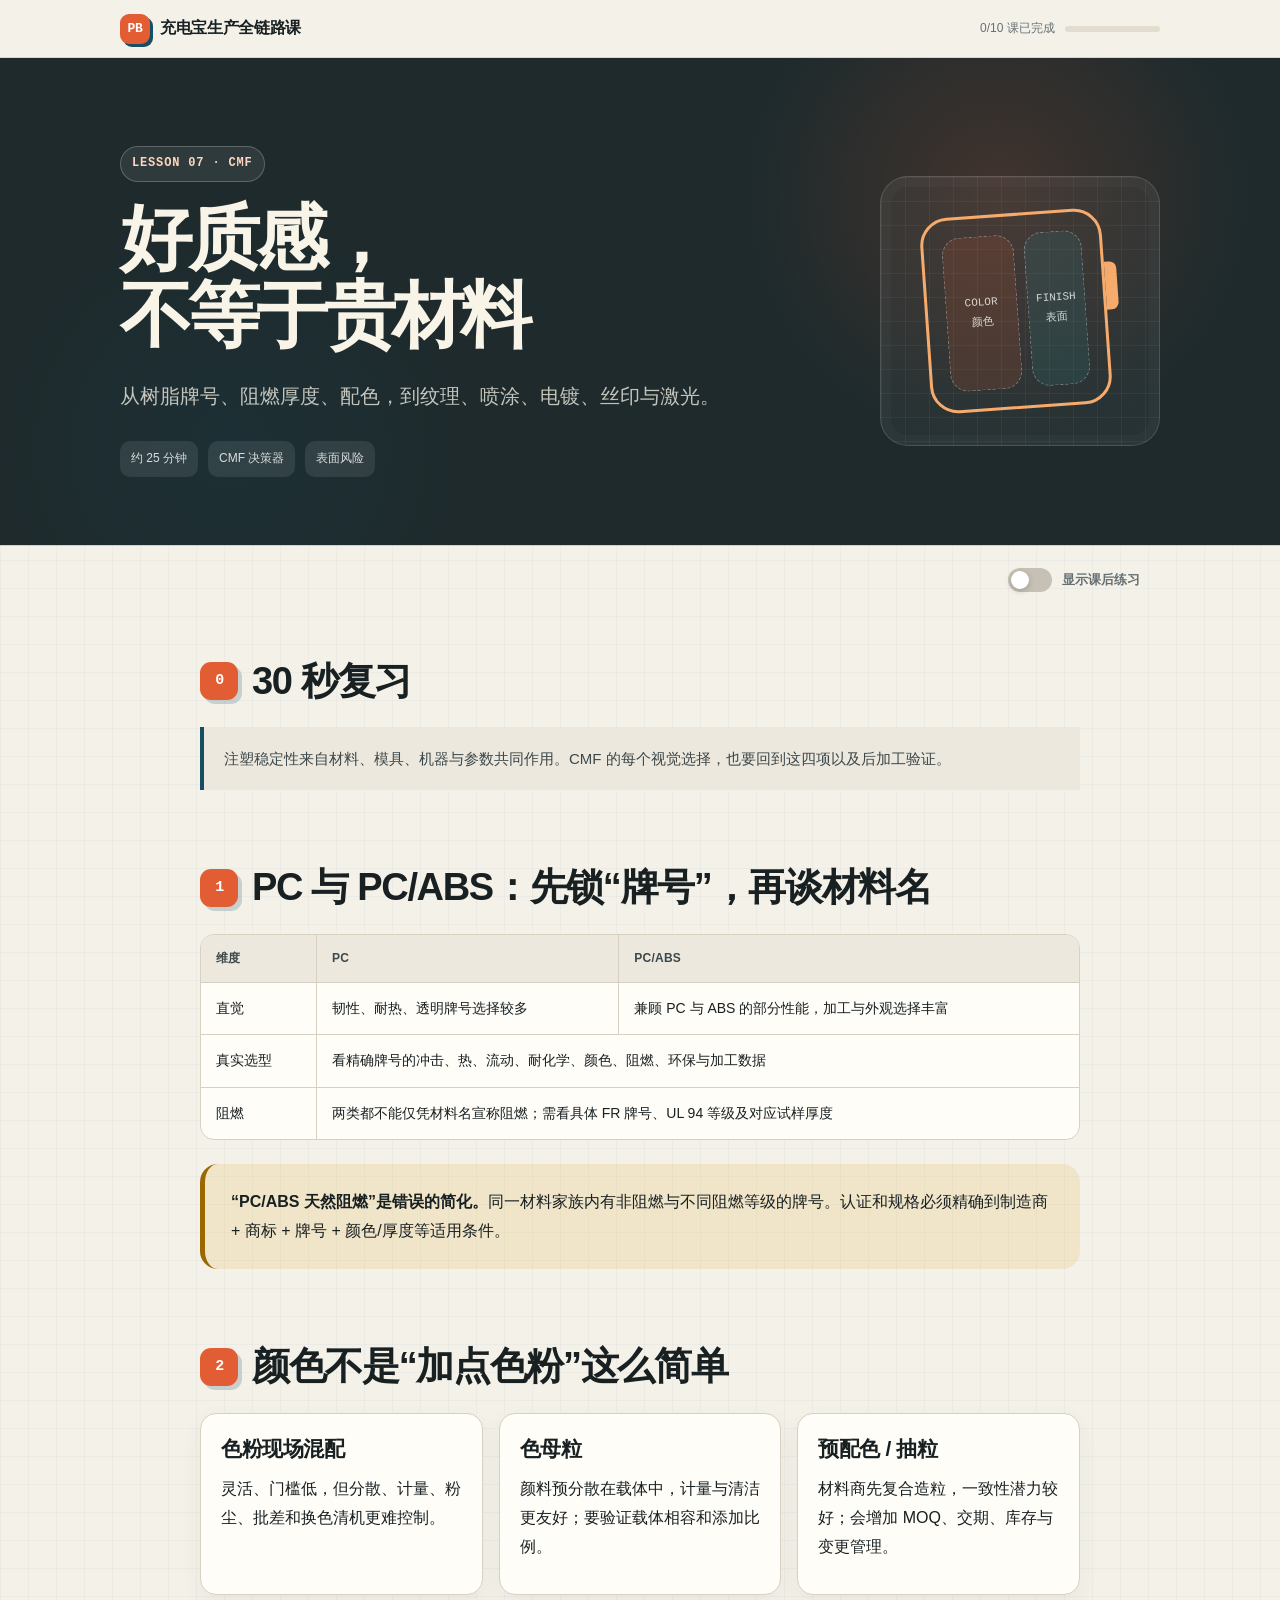
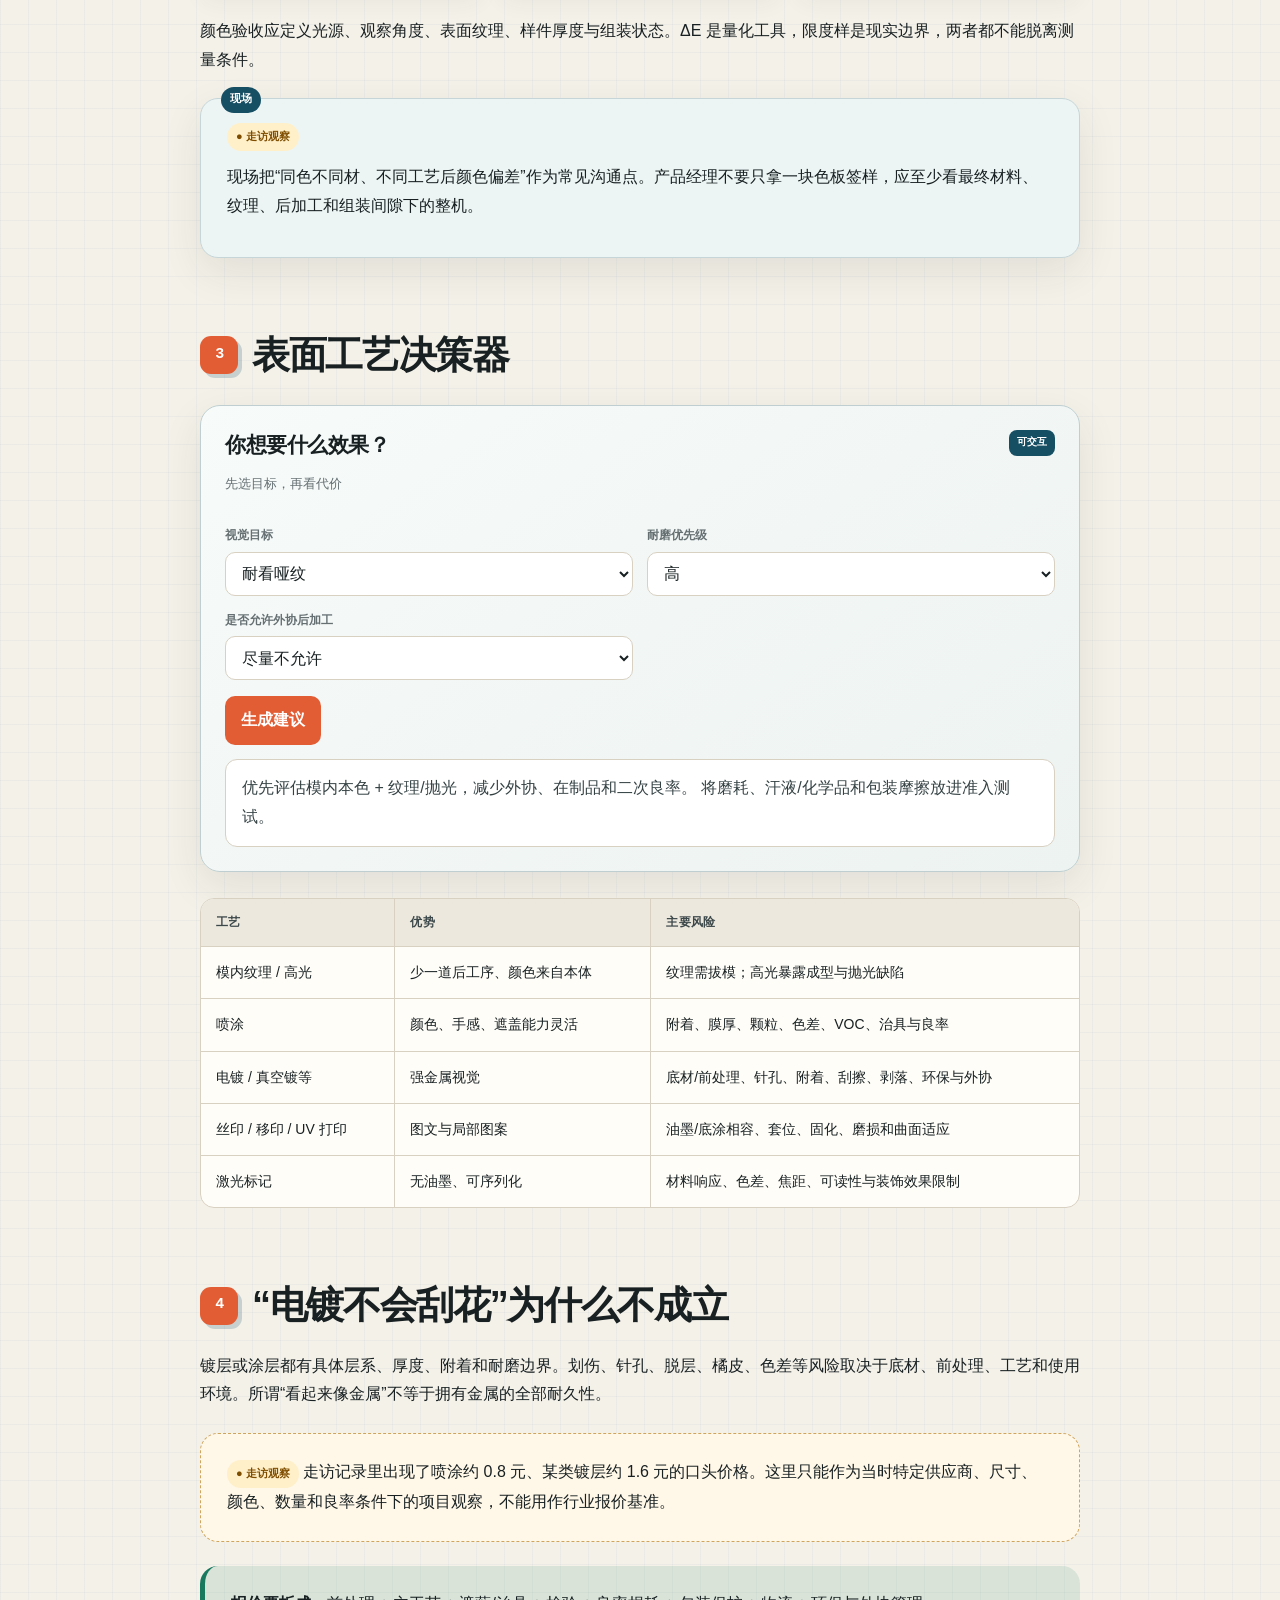
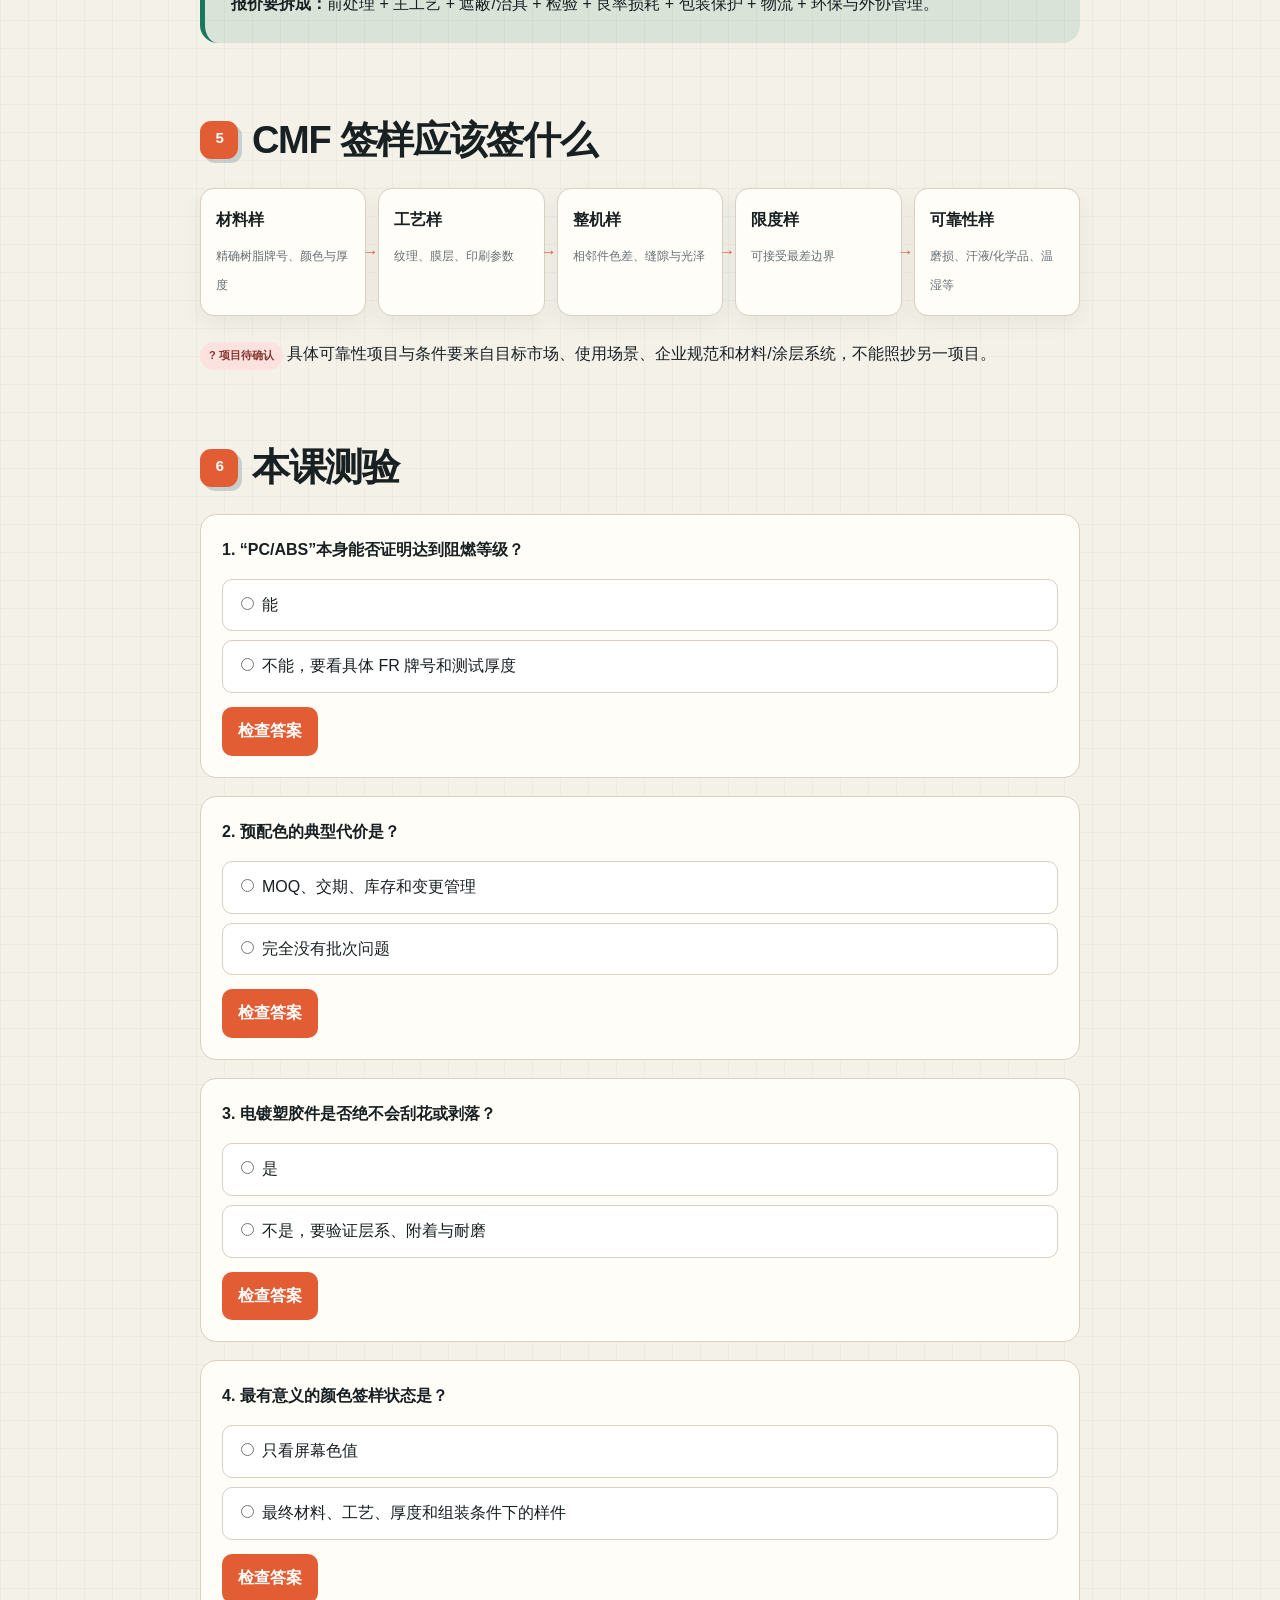
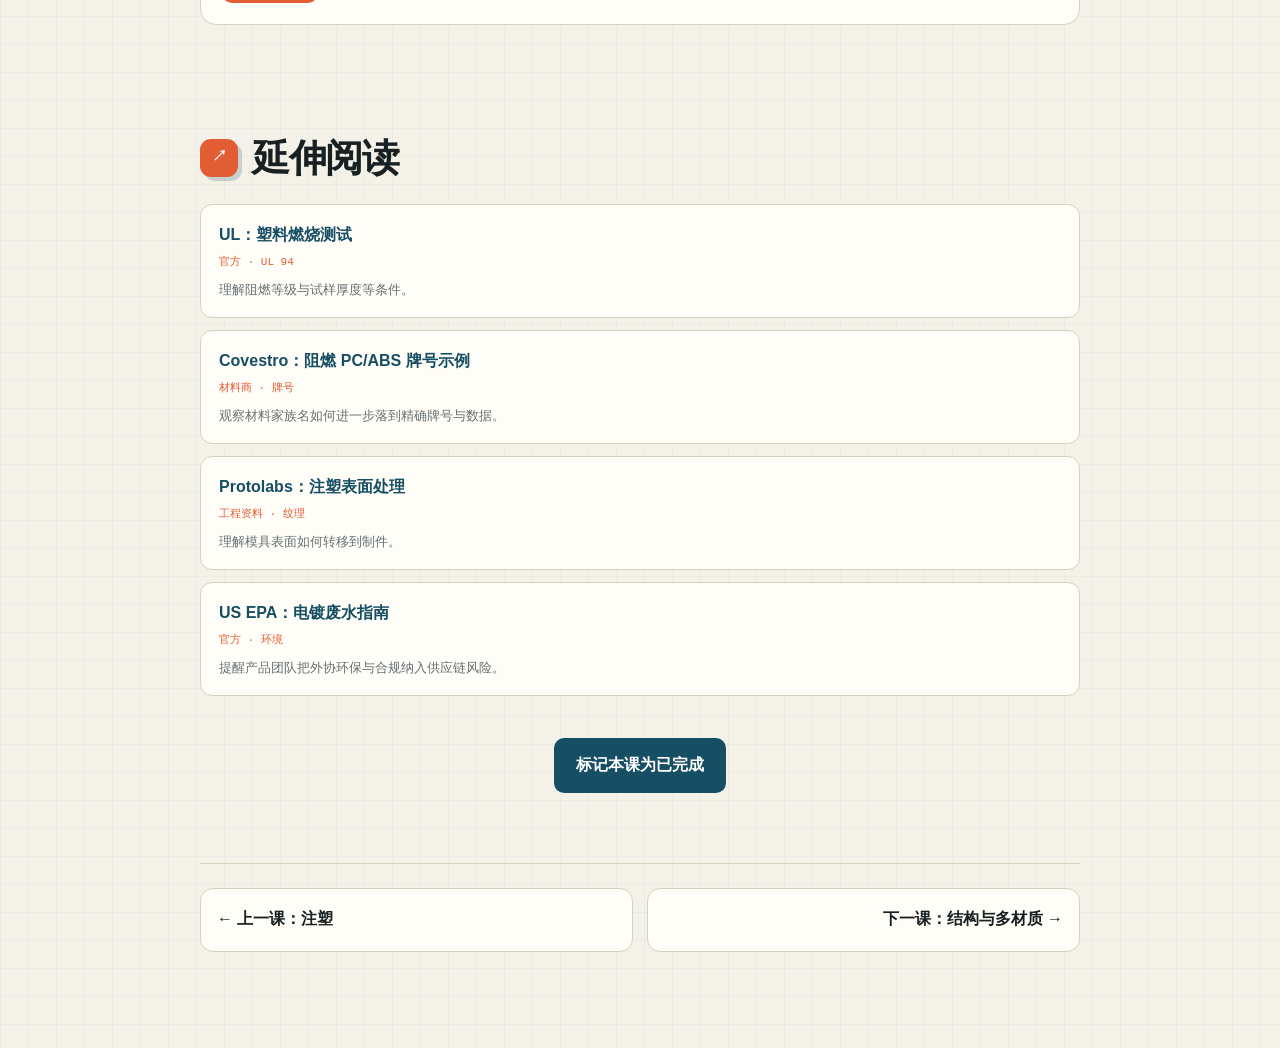
<file: 07-cmf-and-finishing/index.html>
<!doctype html><html lang="zh-CN"><head><meta charset="utf-8"><meta name="viewport" content="width=device-width,initial-scale=1"><title>第7课｜材料、颜色与表面</title><link rel="stylesheet" href="../assets/course.css"></head><body data-course-name="充电宝生产全链路课" data-lesson-title="第7课：材料、颜色与表面" data-lesson-index="7">
<header class="topbar"><a class="brand-link" href="../index.html"><span class="brand-mark">PB</span><span class="brand-name">充电宝生产全链路课</span></a><div class="top-progress"><span data-progress-text>0/10 课已完成</span><span class="progress-track"><span class="progress-fill" data-progress-bar></span></span></div></header><section class="hero"><div class="hero-inner"><div class="hero-copy"><span class="lesson-tag">LESSON 07 · CMF</span><h1>好质感，<br>不等于贵材料</h1><p class="hero-subtitle">从树脂牌号、阻燃厚度、配色，到纹理、喷涂、电镀、丝印与激光。</p><div class="hero-meta"><span class="meta-chip">约 25 分钟</span><span class="meta-chip">CMF 决策器</span><span class="meta-chip">表面风险</span></div></div><div class="hero-diagram"><div class="battery-shell"><div class="battery-core"><div class="battery-cell">COLOR<br>颜色</div><div class="battery-pcb">FINISH<br>表面</div></div></div></div></div></section><div class="settings-bar"><label class="toggle-wrap"><input id="code-toggle" type="checkbox"><span class="toggle-track"></span>显示课后练习</label></div>
<main class="container"><section><h2><span class="num">0</span>30 秒复习</h2><div class="blockquote">注塑稳定性来自材料、模具、机器与参数共同作用。CMF 的每个视觉选择，也要回到这四项以及后加工验证。</div></section>
<section><h2><span class="num">1</span>PC 与 PC/ABS：先锁“牌号”，再谈材料名</h2><div class="compare-table-wrap"><table class="compare-table"><thead><tr><th>维度</th><th>PC</th><th>PC/ABS</th></tr></thead><tbody><tr><td>直觉</td><td>韧性、耐热、透明牌号选择较多</td><td>兼顾 PC 与 ABS 的部分性能，加工与外观选择丰富</td></tr><tr><td>真实选型</td><td colspan="2">看精确牌号的冲击、热、流动、耐化学、颜色、阻燃、环保与加工数据</td></tr><tr><td>阻燃</td><td colspan="2">两类都不能仅凭材料名宣称阻燃；需看具体 FR 牌号、UL 94 等级及对应试样厚度</td></tr></tbody></table></div><div class="warning-box"><strong>“PC/ABS 天然阻燃”是错误的简化。</strong>同一材料家族内有非阻燃与不同阻燃等级的牌号。认证和规格必须精确到制造商 + 商标 + 牌号 + 颜色/厚度等适用条件。</div></section>
<section><h2><span class="num">2</span>颜色不是“加点色粉”这么简单</h2><div class="method-cards three"><div class="method-card"><h3>色粉现场混配</h3><p>灵活、门槛低，但分散、计量、粉尘、批差和换色清机更难控制。</p></div><div class="method-card"><h3>色母粒</h3><p>颜料预分散在载体中，计量与清洁更友好；要验证载体相容和添加比例。</p></div><div class="method-card"><h3>预配色 / 抽粒</h3><p>材料商先复合造粒，一致性潜力较好；会增加 MOQ、交期、库存与变更管理。</p></div></div><p>颜色验收应定义光源、观察角度、表面纹理、样件厚度与组装状态。ΔE 是量化工具，限度样是现实边界，两者都不能脱离测量条件。</p><div class="story-card"><div class="label-row"><span class="evidence-tag field">● 走访观察</span></div><p>现场把“同色不同材、不同工艺后颜色偏差”作为常见沟通点。产品经理不要只拿一块色板签样，应至少看最终材料、纹理、后加工和组装间隙下的整机。</p></div></section>
<section><h2><span class="num">3</span>表面工艺决策器</h2><div class="interactive-panel"><div class="interactive-header"><div><h3>你想要什么效果？</h3><p class="muted small">先选目标，再看代价</p></div><span class="interactive-badge">可交互</span></div><div class="control-grid"><div class="control"><label>视觉目标</label><select id="cmf-look"><option value="texture">耐看哑纹</option><option value="gloss">镜面高光</option><option value="metal">金属感</option><option value="graphic">高对比图文</option></select></div><div class="control"><label>耐磨优先级</label><select id="cmf-wear"><option value="high">高</option><option value="normal">一般</option></select></div><div class="control"><label>是否允许外协后加工</label><select id="cmf-out"><option value="no">尽量不允许</option><option value="yes">允许</option></select></div></div><button class="action-btn" id="cmf-run">生成建议</button><div class="result-box" id="cmf-result"></div></div><div class="compare-table-wrap"><table class="compare-table"><thead><tr><th>工艺</th><th>优势</th><th>主要风险</th></tr></thead><tbody><tr><td>模内纹理 / 高光</td><td>少一道后工序、颜色来自本体</td><td>纹理需拔模；高光暴露成型与抛光缺陷</td></tr><tr><td>喷涂</td><td>颜色、手感、遮盖能力灵活</td><td>附着、膜厚、颗粒、色差、VOC、治具与良率</td></tr><tr><td>电镀 / 真空镀等</td><td>强金属视觉</td><td>底材/前处理、针孔、附着、刮擦、剥落、环保与外协</td></tr><tr><td>丝印 / 移印 / UV 打印</td><td>图文与局部图案</td><td>油墨/底涂相容、套位、固化、磨损和曲面适应</td></tr><tr><td>激光标记</td><td>无油墨、可序列化</td><td>材料响应、色差、焦距、可读性与装饰效果限制</td></tr></tbody></table></div></section>
<section><h2><span class="num">4</span>“电镀不会刮花”为什么不成立</h2><p>镀层或涂层都有具体层系、厚度、附着和耐磨边界。划伤、针孔、脱层、橘皮、色差等风险取决于底材、前处理、工艺和使用环境。所谓“看起来像金属”不等于拥有金属的全部耐久性。</p><div class="field-note"><span class="evidence-tag field">● 走访观察</span> 走访记录里出现了喷涂约 0.8 元、某类镀层约 1.6 元的口头价格。这里只能作为当时特定供应商、尺寸、颜色、数量和良率条件下的项目观察，不能用作行业报价基准。</div><div class="insight-box"><strong>报价要拆成：</strong>前处理 + 主工艺 + 遮蔽/治具 + 检验 + 良率损耗 + 包装保护 + 物流 + 环保与外协管理。</div></section>
<section><h2><span class="num">5</span>CMF 签样应该签什么</h2><div class="pipeline"><div class="pipeline-step"><strong>材料样</strong><span>精确树脂牌号、颜色与厚度</span></div><div class="pipeline-step"><strong>工艺样</strong><span>纹理、膜层、印刷参数</span></div><div class="pipeline-step"><strong>整机样</strong><span>相邻件色差、缝隙与光泽</span></div><div class="pipeline-step"><strong>限度样</strong><span>可接受最差边界</span></div><div class="pipeline-step"><strong>可靠性样</strong><span>磨损、汗液/化学品、温湿等</span></div></div><p><span class="evidence-tag check">? 项目待确认</span> 具体可靠性项目与条件要来自目标市场、使用场景、企业规范和材料/涂层系统，不能照抄另一项目。</p></section>
<section><h2><span class="num">6</span>本课测验</h2><div class="quiz-list"><div class="quiz" id="q1"><p class="quiz-question">1. “PC/ABS”本身能否证明达到阻燃等级？</p><div class="quiz-options"><label class="quiz-option"><input type="radio" name="q1" value="wrong">能</label><label class="quiz-option"><input type="radio" name="q1" value="correct">不能，要看具体 FR 牌号和测试厚度</label></div><button class="action-btn" onclick="checkQuiz(this,'q1')">检查答案</button><p class="quiz-feedback correct" id="q1-correct" hidden>正确。材料家族名不能代替等级证据。</p><p class="quiz-feedback wrong" id="q1-wrong" hidden>同一材料家族有不同牌号。</p></div><div class="quiz" id="q2"><p class="quiz-question">2. 预配色的典型代价是？</p><div class="quiz-options"><label class="quiz-option"><input type="radio" name="q2" value="correct">MOQ、交期、库存和变更管理</label><label class="quiz-option"><input type="radio" name="q2" value="wrong">完全没有批次问题</label></div><button class="action-btn" onclick="checkQuiz(this,'q2')">检查答案</button><p class="quiz-feedback correct" id="q2-correct" hidden>正确。一致性提升不等于零风险。</p><p class="quiz-feedback wrong" id="q2-wrong" hidden>任何配色路线仍需批次控制。</p></div><div class="quiz" id="q3"><p class="quiz-question">3. 电镀塑胶件是否绝不会刮花或剥落？</p><div class="quiz-options"><label class="quiz-option"><input type="radio" name="q3" value="wrong">是</label><label class="quiz-option"><input type="radio" name="q3" value="correct">不是，要验证层系、附着与耐磨</label></div><button class="action-btn" onclick="checkQuiz(this,'q3')">检查答案</button><p class="quiz-feedback correct" id="q3-correct" hidden>正确。任何表面系统都有使用边界。</p><p class="quiz-feedback wrong" id="q3-wrong" hidden>金属视觉不等于无限耐久。</p></div><div class="quiz" id="q4"><p class="quiz-question">4. 最有意义的颜色签样状态是？</p><div class="quiz-options"><label class="quiz-option"><input type="radio" name="q4" value="wrong">只看屏幕色值</label><label class="quiz-option"><input type="radio" name="q4" value="correct">最终材料、工艺、厚度和组装条件下的样件</label></div><button class="action-btn" onclick="checkQuiz(this,'q4')">检查答案</button><p class="quiz-feedback correct" id="q4-correct" hidden>正确。颜色是材料、表面与观察条件的结果。</p><p class="quiz-feedback wrong" id="q4-wrong" hidden>屏幕不能代替实物工艺样。</p></div></div></section>
<section class="further-reading"><h2><span class="num">↗</span>延伸阅读</h2><div class="reading-list"><div class="reading-item"><div class="reading-title"><a href="https://www.ul.com/services/combustion-fire-tests-plastics" target="_blank" rel="noopener">UL：塑料燃烧测试</a></div><div class="reading-meta">官方 · UL 94</div><div class="reading-desc">理解阻燃等级与试样厚度等条件。</div></div><div class="reading-item"><div class="reading-title"><a href="https://solutions.covestro.com/en/products/bayblend/bayblend-fr3030_000000000000839202" target="_blank" rel="noopener">Covestro：阻燃 PC/ABS 牌号示例</a></div><div class="reading-meta">材料商 · 牌号</div><div class="reading-desc">观察材料家族名如何进一步落到精确牌号与数据。</div></div><div class="reading-item"><div class="reading-title"><a href="https://www.protolabs.com/resources/design-tips/sorting-through-surface-finishes/" target="_blank" rel="noopener">Protolabs：注塑表面处理</a></div><div class="reading-meta">工程资料 · 纹理</div><div class="reading-desc">理解模具表面如何转移到制件。</div></div><div class="reading-item"><div class="reading-title"><a href="https://www.epa.gov/eg/electroplating-effluent-guidelines" target="_blank" rel="noopener">US EPA：电镀废水指南</a></div><div class="reading-meta">官方 · 环境</div><div class="reading-desc">提醒产品团队把外协环保与合规纳入供应链风险。</div></div></div></section>
<section id="code-exercise"><h2><span class="num">练</span>课后练习</h2><div class="exercise-card"><h3>拆一份材料规格</h3><p>把“阻燃 PC/ABS 黑色”补成制造商、牌号、颜色、厚度等级、回料规则和替代流程。</p><button class="hint-toggle" onclick="toggleHint(this)">查看提示</button><div class="hint-content" hidden>把 UL 卡/材料数据与实际壁厚并排核对。</div></div><div class="exercise-card"><h3>做一张 CMF 风险表</h3><p>任选喷涂或电镀，列出前处理、治具、外观缺陷、可靠性、包装保护和外协环保。</p><button class="hint-toggle" onclick="toggleHint(this)">查看提示</button><div class="hint-content" hidden>同时问“返工怎么做、返工后可靠性是否等效”。</div></div></section><div class="complete-wrap"><button class="complete-btn" data-complete-lesson>标记本课为已完成</button></div><nav class="lesson-nav"><a href="../06-injection-molding/index.html">← 上一课：注塑</a><a href="../08-multimaterial-structure/index.html">下一课：结构与多材质 →</a></nav></main><script src="../assets/course.js"></script><script>
function cmf(){const look=document.getElementById('cmf-look').value,wear=document.getElementById('cmf-wear').value,out=document.getElementById('cmf-out').value;let s='';if(out==='no'){s='优先评估模内本色 + 纹理/抛光，减少外协、在制品和二次良率。';}else if(look==='metal'){s='可比较真空镀、电镀、金属件或金属效果涂层；必须验证附着、耐磨、边缘和环保。';}else if(look==='graphic'){s='比较丝印、移印、UV 打印或激光；按曲面、颜色、耐磨与序列化需求选。';}else if(look==='gloss'){s='先看高抛光模具 + 本色能否满足；高光会放大成型和抛光缺陷。';}else{s='优先模内纹理；给足拔模角并用最终树脂和颜色签样。';}if(wear==='high')s+=' 将磨耗、汗液/化学品和包装摩擦放进准入测试。';document.getElementById('cmf-result').textContent=s;}document.getElementById('cmf-run').addEventListener('click',cmf);cmf();
</script></body></html>
</file>
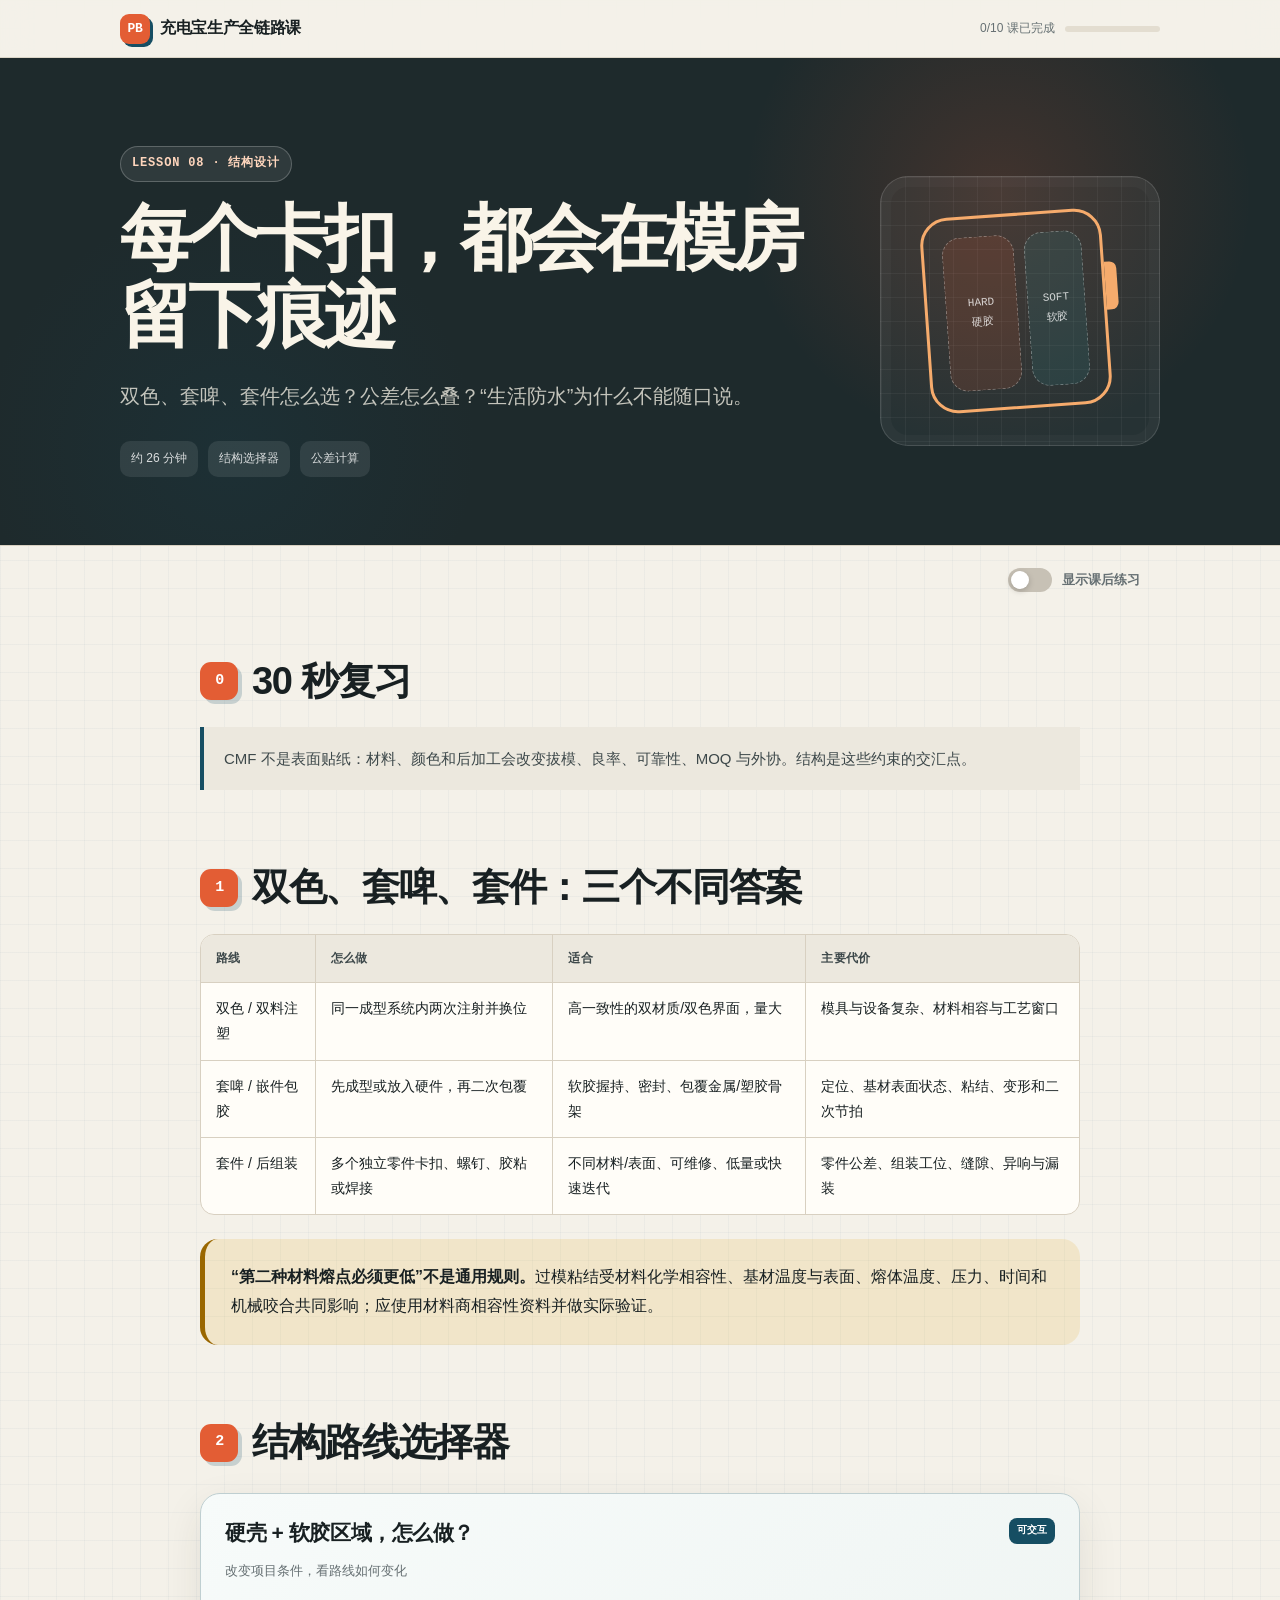
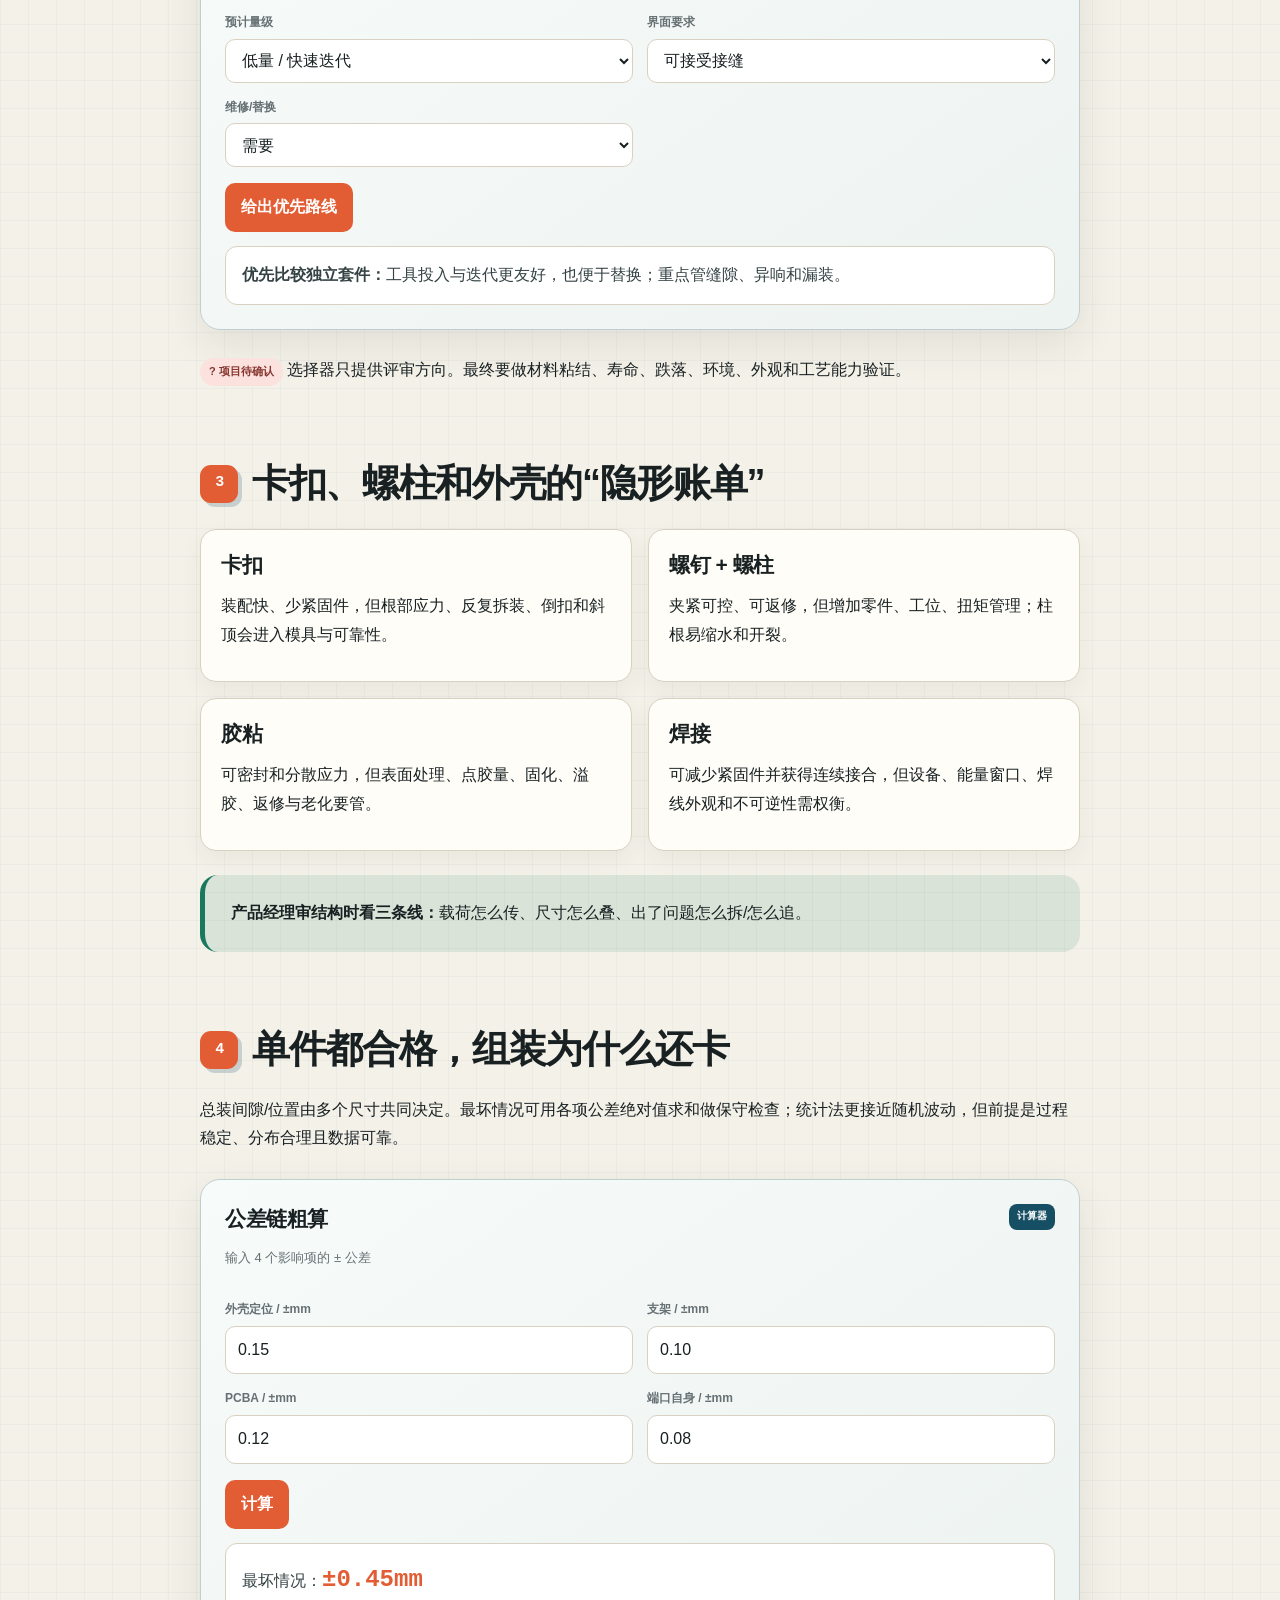
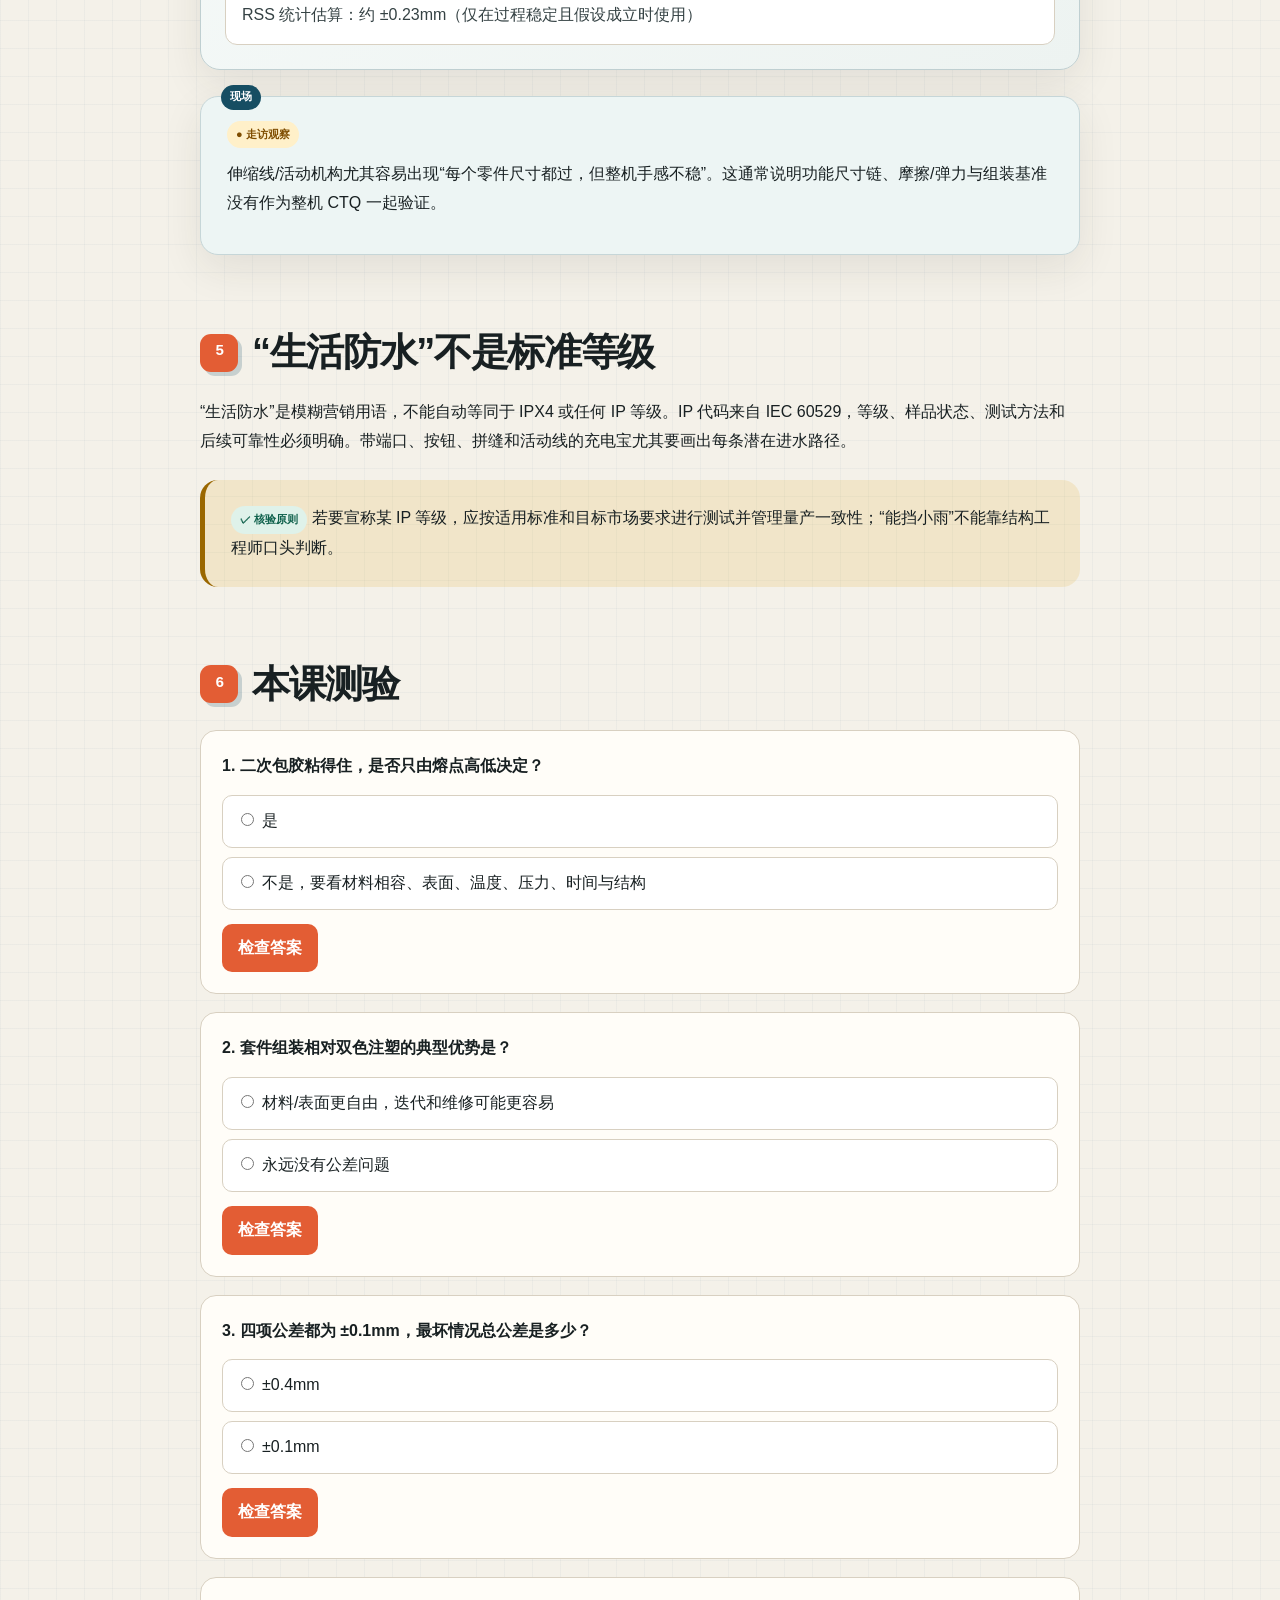
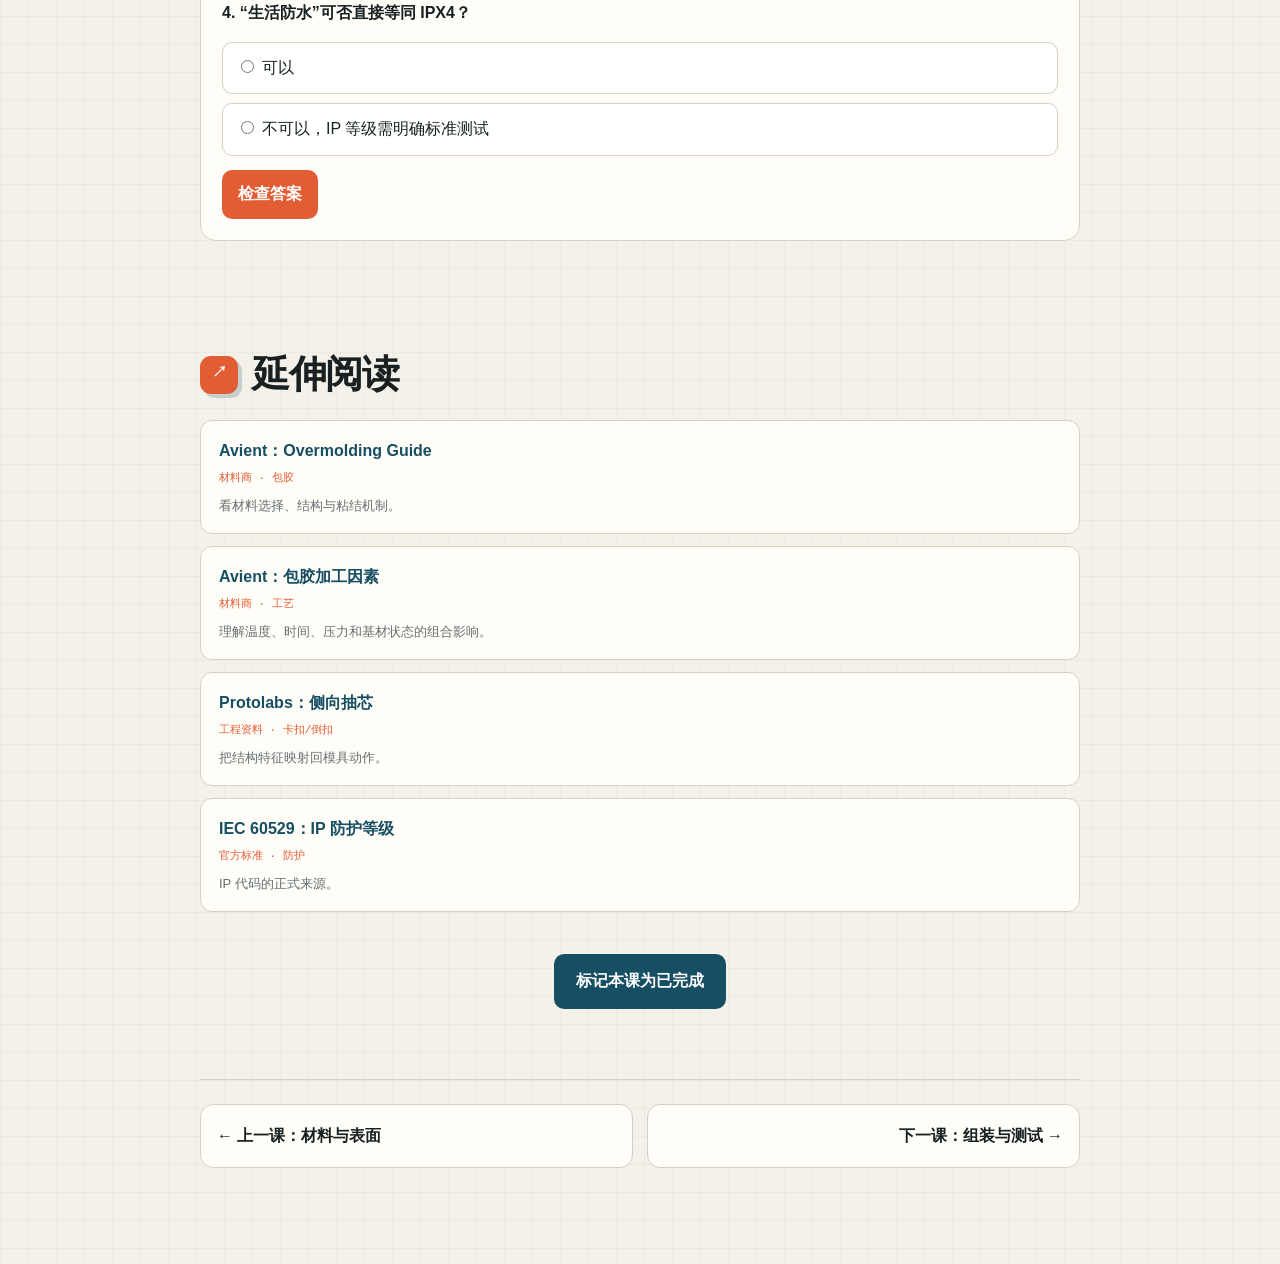
<file: 08-multimaterial-structure/index.html>
<!doctype html><html lang="zh-CN"><head><meta charset="utf-8"><meta name="viewport" content="width=device-width,initial-scale=1"><title>第8课｜结构与多材质</title><link rel="stylesheet" href="../assets/course.css"></head><body data-course-name="充电宝生产全链路课" data-lesson-title="第8课：结构与多材质" data-lesson-index="8">
<header class="topbar"><a class="brand-link" href="../index.html"><span class="brand-mark">PB</span><span class="brand-name">充电宝生产全链路课</span></a><div class="top-progress"><span data-progress-text>0/10 课已完成</span><span class="progress-track"><span class="progress-fill" data-progress-bar></span></span></div></header><section class="hero"><div class="hero-inner"><div class="hero-copy"><span class="lesson-tag">LESSON 08 · 结构设计</span><h1>每个卡扣，都会在模房留下痕迹</h1><p class="hero-subtitle">双色、套啤、套件怎么选？公差怎么叠？“生活防水”为什么不能随口说。</p><div class="hero-meta"><span class="meta-chip">约 26 分钟</span><span class="meta-chip">结构选择器</span><span class="meta-chip">公差计算</span></div></div><div class="hero-diagram"><div class="battery-shell"><div class="battery-core"><div class="battery-cell">HARD<br>硬胶</div><div class="battery-pcb">SOFT<br>软胶</div></div></div></div></div></section><div class="settings-bar"><label class="toggle-wrap"><input id="code-toggle" type="checkbox"><span class="toggle-track"></span>显示课后练习</label></div>
<main class="container"><section><h2><span class="num">0</span>30 秒复习</h2><div class="blockquote">CMF 不是表面贴纸：材料、颜色和后加工会改变拔模、良率、可靠性、MOQ 与外协。结构是这些约束的交汇点。</div></section>
<section><h2><span class="num">1</span>双色、套啤、套件：三个不同答案</h2><div class="compare-table-wrap"><table class="compare-table"><thead><tr><th>路线</th><th>怎么做</th><th>适合</th><th>主要代价</th></tr></thead><tbody><tr><td>双色 / 双料注塑</td><td>同一成型系统内两次注射并换位</td><td>高一致性的双材质/双色界面，量大</td><td>模具与设备复杂、材料相容与工艺窗口</td></tr><tr><td>套啤 / 嵌件包胶</td><td>先成型或放入硬件，再二次包覆</td><td>软胶握持、密封、包覆金属/塑胶骨架</td><td>定位、基材表面状态、粘结、变形和二次节拍</td></tr><tr><td>套件 / 后组装</td><td>多个独立零件卡扣、螺钉、胶粘或焊接</td><td>不同材料/表面、可维修、低量或快速迭代</td><td>零件公差、组装工位、缝隙、异响与漏装</td></tr></tbody></table></div><div class="warning-box"><strong>“第二种材料熔点必须更低”不是通用规则。</strong>过模粘结受材料化学相容性、基材温度与表面、熔体温度、压力、时间和机械咬合共同影响；应使用材料商相容性资料并做实际验证。</div></section>
<section><h2><span class="num">2</span>结构路线选择器</h2><div class="interactive-panel"><div class="interactive-header"><div><h3>硬壳 + 软胶区域，怎么做？</h3><p class="muted small">改变项目条件，看路线如何变化</p></div><span class="interactive-badge">可交互</span></div><div class="control-grid"><div class="control"><label>预计量级</label><select id="struct-volume"><option value="low">低量 / 快速迭代</option><option value="high">高量 / 稳定量产</option></select></div><div class="control"><label>界面要求</label><select id="struct-seam"><option value="normal">可接受接缝</option><option value="tight">希望无装配缝</option></select></div><div class="control"><label>维修/替换</label><select id="struct-service"><option value="yes">需要</option><option value="no">不需要</option></select></div></div><button class="action-btn" id="struct-run">给出优先路线</button><div class="result-box" id="struct-result"></div></div><p><span class="evidence-tag check">? 项目待确认</span> 选择器只提供评审方向。最终要做材料粘结、寿命、跌落、环境、外观和工艺能力验证。</p></section>
<section><h2><span class="num">3</span>卡扣、螺柱和外壳的“隐形账单”</h2><div class="compare-grid"><div class="compare-box"><h3>卡扣</h3><p>装配快、少紧固件，但根部应力、反复拆装、倒扣和斜顶会进入模具与可靠性。</p></div><div class="compare-box"><h3>螺钉 + 螺柱</h3><p>夹紧可控、可返修，但增加零件、工位、扭矩管理；柱根易缩水和开裂。</p></div><div class="compare-box"><h3>胶粘</h3><p>可密封和分散应力，但表面处理、点胶量、固化、溢胶、返修与老化要管。</p></div><div class="compare-box"><h3>焊接</h3><p>可减少紧固件并获得连续接合，但设备、能量窗口、焊线外观和不可逆性需权衡。</p></div></div><div class="insight-box"><strong>产品经理审结构时看三条线：</strong>载荷怎么传、尺寸怎么叠、出了问题怎么拆/怎么追。</div></section>
<section><h2><span class="num">4</span>单件都合格，组装为什么还卡</h2><p>总装间隙/位置由多个尺寸共同决定。最坏情况可用各项公差绝对值求和做保守检查；统计法更接近随机波动，但前提是过程稳定、分布合理且数据可靠。</p><div class="interactive-panel"><div class="interactive-header"><div><h3>公差链粗算</h3><p class="muted small">输入 4 个影响项的 ± 公差</p></div><span class="interactive-badge">计算器</span></div><div class="control-grid"><div class="control"><label>外壳定位 / ±mm</label><input class="tol" type="number" value="0.15" step="0.01"></div><div class="control"><label>支架 / ±mm</label><input class="tol" type="number" value="0.10" step="0.01"></div><div class="control"><label>PCBA / ±mm</label><input class="tol" type="number" value="0.12" step="0.01"></div><div class="control"><label>端口自身 / ±mm</label><input class="tol" type="number" value="0.08" step="0.01"></div></div><button class="action-btn" id="tol-run">计算</button><div class="result-box" id="tol-result"></div></div><div class="story-card"><div class="label-row"><span class="evidence-tag field">● 走访观察</span></div><p>伸缩线/活动机构尤其容易出现“每个零件尺寸都过，但整机手感不稳”。这通常说明功能尺寸链、摩擦/弹力与组装基准没有作为整机 CTQ 一起验证。</p></div></section>
<section><h2><span class="num">5</span>“生活防水”不是标准等级</h2><p>“生活防水”是模糊营销用语，不能自动等同于 IPX4 或任何 IP 等级。IP 代码来自 IEC 60529，等级、样品状态、测试方法和后续可靠性必须明确。带端口、按钮、拼缝和活动线的充电宝尤其要画出每条潜在进水路径。</p><div class="warning-box"><span class="evidence-tag verified">✓ 核验原则</span> 若要宣称某 IP 等级，应按适用标准和目标市场要求进行测试并管理量产一致性；“能挡小雨”不能靠结构工程师口头判断。</div></section>
<section><h2><span class="num">6</span>本课测验</h2><div class="quiz-list"><div class="quiz" id="q1"><p class="quiz-question">1. 二次包胶粘得住，是否只由熔点高低决定？</p><div class="quiz-options"><label class="quiz-option"><input type="radio" name="q1" value="wrong">是</label><label class="quiz-option"><input type="radio" name="q1" value="correct">不是，要看材料相容、表面、温度、压力、时间与结构</label></div><button class="action-btn" onclick="checkQuiz(this,'q1')">检查答案</button><p class="quiz-feedback correct" id="q1-correct" hidden>正确。用材料商数据和实物试验确认。</p><p class="quiz-feedback wrong" id="q1-wrong" hidden>熔点只是众多参数之一。</p></div><div class="quiz" id="q2"><p class="quiz-question">2. 套件组装相对双色注塑的典型优势是？</p><div class="quiz-options"><label class="quiz-option"><input type="radio" name="q2" value="correct">材料/表面更自由，迭代和维修可能更容易</label><label class="quiz-option"><input type="radio" name="q2" value="wrong">永远没有公差问题</label></div><button class="action-btn" onclick="checkQuiz(this,'q2')">检查答案</button><p class="quiz-feedback correct" id="q2-correct" hidden>正确，但会增加零件和组装链。</p><p class="quiz-feedback wrong" id="q2-wrong" hidden>零件越多，公差链通常越长。</p></div><div class="quiz" id="q3"><p class="quiz-question">3. 四项公差都为 ±0.1mm，最坏情况总公差是多少？</p><div class="quiz-options"><label class="quiz-option"><input type="radio" name="q3" value="correct">±0.4mm</label><label class="quiz-option"><input type="radio" name="q3" value="wrong">±0.1mm</label></div><button class="action-btn" onclick="checkQuiz(this,'q3')">检查答案</button><p class="quiz-feedback correct" id="q3-correct" hidden>正确。最坏情况直接求和。</p><p class="quiz-feedback wrong" id="q3-wrong" hidden>每个影响项都可能朝不利方向叠加。</p></div><div class="quiz" id="q4"><p class="quiz-question">4. “生活防水”可否直接等同 IPX4？</p><div class="quiz-options"><label class="quiz-option"><input type="radio" name="q4" value="wrong">可以</label><label class="quiz-option"><input type="radio" name="q4" value="correct">不可以，IP 等级需明确标准测试</label></div><button class="action-btn" onclick="checkQuiz(this,'q4')">检查答案</button><p class="quiz-feedback correct" id="q4-correct" hidden>正确。模糊描述不能替代标准等级。</p><p class="quiz-feedback wrong" id="q4-wrong" hidden>IP 代码有具体测试含义。</p></div></div></section>
<section class="further-reading"><h2><span class="num">↗</span>延伸阅读</h2><div class="reading-list"><div class="reading-item"><div class="reading-title"><a href="https://www.avient.com/resource-center/knowledge-base/article/overmolding-guide" target="_blank" rel="noopener">Avient：Overmolding Guide</a></div><div class="reading-meta">材料商 · 包胶</div><div class="reading-desc">看材料选择、结构与粘结机制。</div></div><div class="reading-item"><div class="reading-title"><a href="https://www.avient.com/resource-center/knowledge-base/article/overmolding-processing" target="_blank" rel="noopener">Avient：包胶加工因素</a></div><div class="reading-meta">材料商 · 工艺</div><div class="reading-desc">理解温度、时间、压力和基材状态的组合影响。</div></div><div class="reading-item"><div class="reading-title"><a href="https://www.protolabs.com/resources/design-tips/using-side-actions-in-molding-design/" target="_blank" rel="noopener">Protolabs：侧向抽芯</a></div><div class="reading-meta">工程资料 · 卡扣/倒扣</div><div class="reading-desc">把结构特征映射回模具动作。</div></div><div class="reading-item"><div class="reading-title"><a href="https://webstore.iec.ch/en/publication/2452" target="_blank" rel="noopener">IEC 60529：IP 防护等级</a></div><div class="reading-meta">官方标准 · 防护</div><div class="reading-desc">IP 代码的正式来源。</div></div></div></section>
<section id="code-exercise"><h2><span class="num">练</span>课后练习</h2><div class="exercise-card"><h3>做一次 Make / Buy / Assemble 决策</h3><p>针对软胶防滑区，比较双色、套啤、独立套件的模具、单价、良率、维修与外观。</p><button class="hint-toggle" onclick="toggleHint(this)">查看提示</button><div class="hint-content" hidden>用项目总量计算“模具增量 ÷ 累计良品”，再加质量与交期风险。</div></div><div class="exercise-card"><h3>画防水路径</h3><p>圈出 USB 口、按钮、拼缝、螺钉、活动线和声学/灯孔，逐一写密封和验证方式。</p><button class="hint-toggle" onclick="toggleHint(this)">查看提示</button><div class="hint-content" hidden>考虑跌落、热循环和装配偏差后密封是否仍有效。</div></div></section><div class="complete-wrap"><button class="complete-btn" data-complete-lesson>标记本课为已完成</button></div><nav class="lesson-nav"><a href="../07-cmf-and-finishing/index.html">← 上一课：材料与表面</a><a href="../09-assembly-and-testing/index.html">下一课：组装与测试 →</a></nav></main><script src="../assets/course.js"></script><script>
function structural(){const v=document.getElementById('struct-volume').value,s=document.getElementById('struct-seam').value,r=document.getElementById('struct-service').value;let x;if(r==='yes'||v==='low')x='<strong>优先比较独立套件：</strong>工具投入与迭代更友好，也便于替换；重点管缝隙、异响和漏装。';else if(v==='high'&&s==='tight')x='<strong>优先评估双色/套啤：</strong>高量可能摊薄复杂模具；先验证材料相容、粘结、定位和良率。';else x='<strong>两条路线并算：</strong>用总量、良率、工位、外观和维修成本做生命周期比较。';document.getElementById('struct-result').innerHTML=x;}document.getElementById('struct-run').addEventListener('click',structural);structural();function tolerance(){const vals=[...document.querySelectorAll('.tol')].map(x=>Math.abs(Number(x.value)));const wc=vals.reduce((a,b)=>a+b,0),rss=Math.sqrt(vals.reduce((a,b)=>a+b*b,0));document.getElementById('tol-result').innerHTML=`最坏情况：<span class="result-number">±${wc.toFixed(2)}mm</span><br>RSS 统计估算：约 ±${rss.toFixed(2)}mm（仅在过程稳定且假设成立时使用）`;}document.getElementById('tol-run').addEventListener('click',tolerance);tolerance();
</script></body></html>
</file>
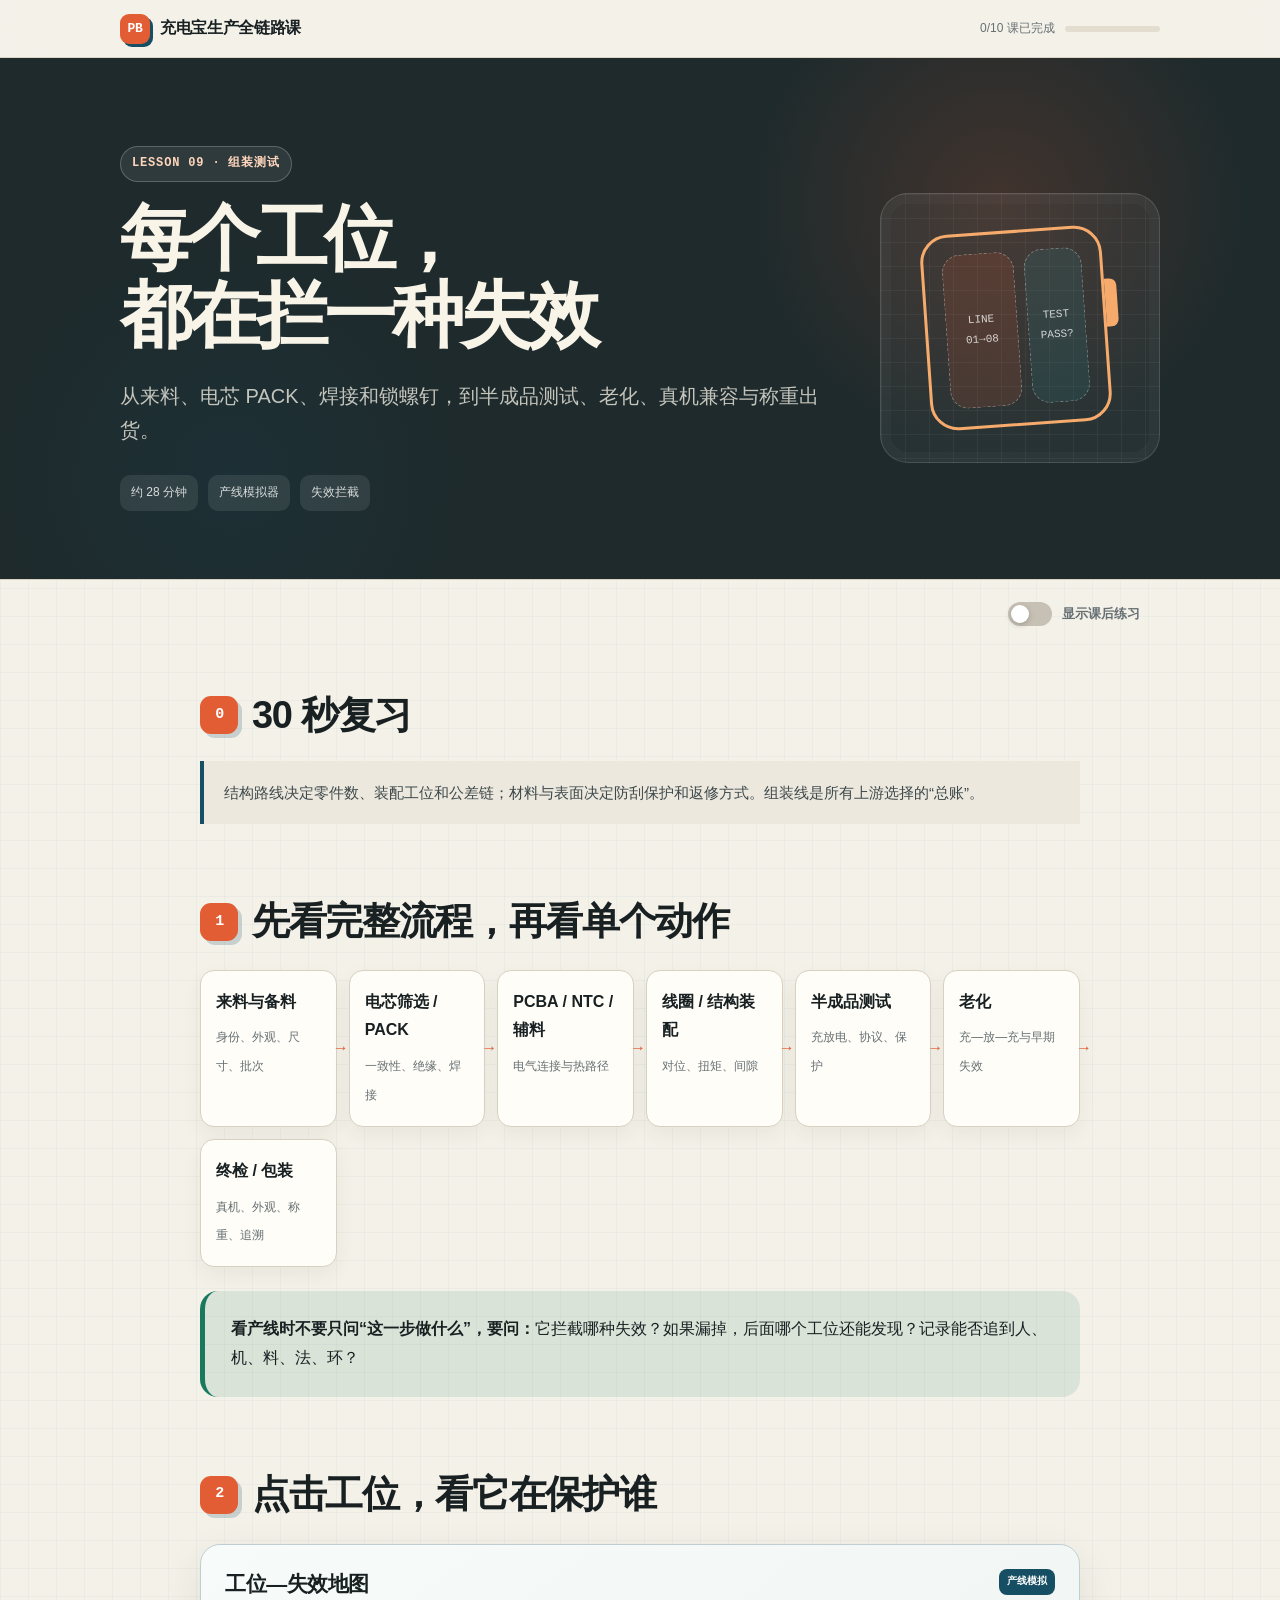
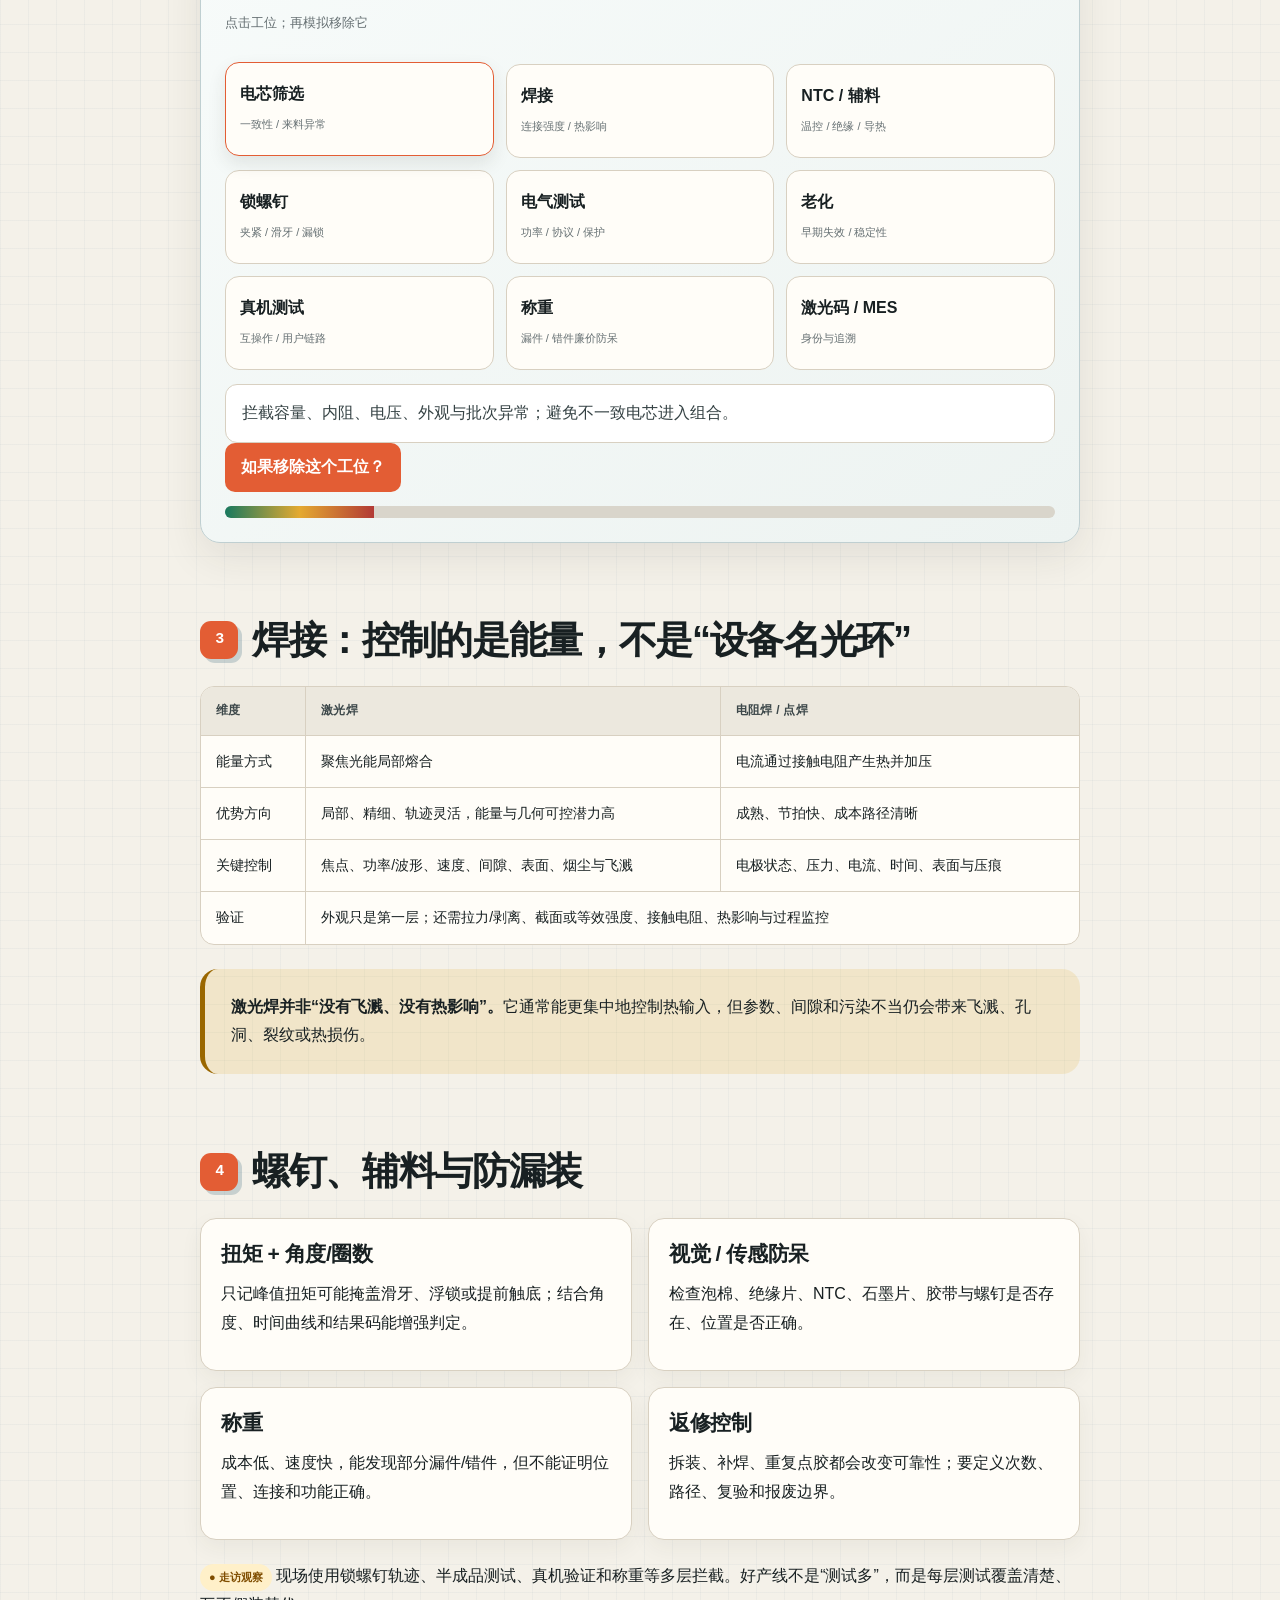
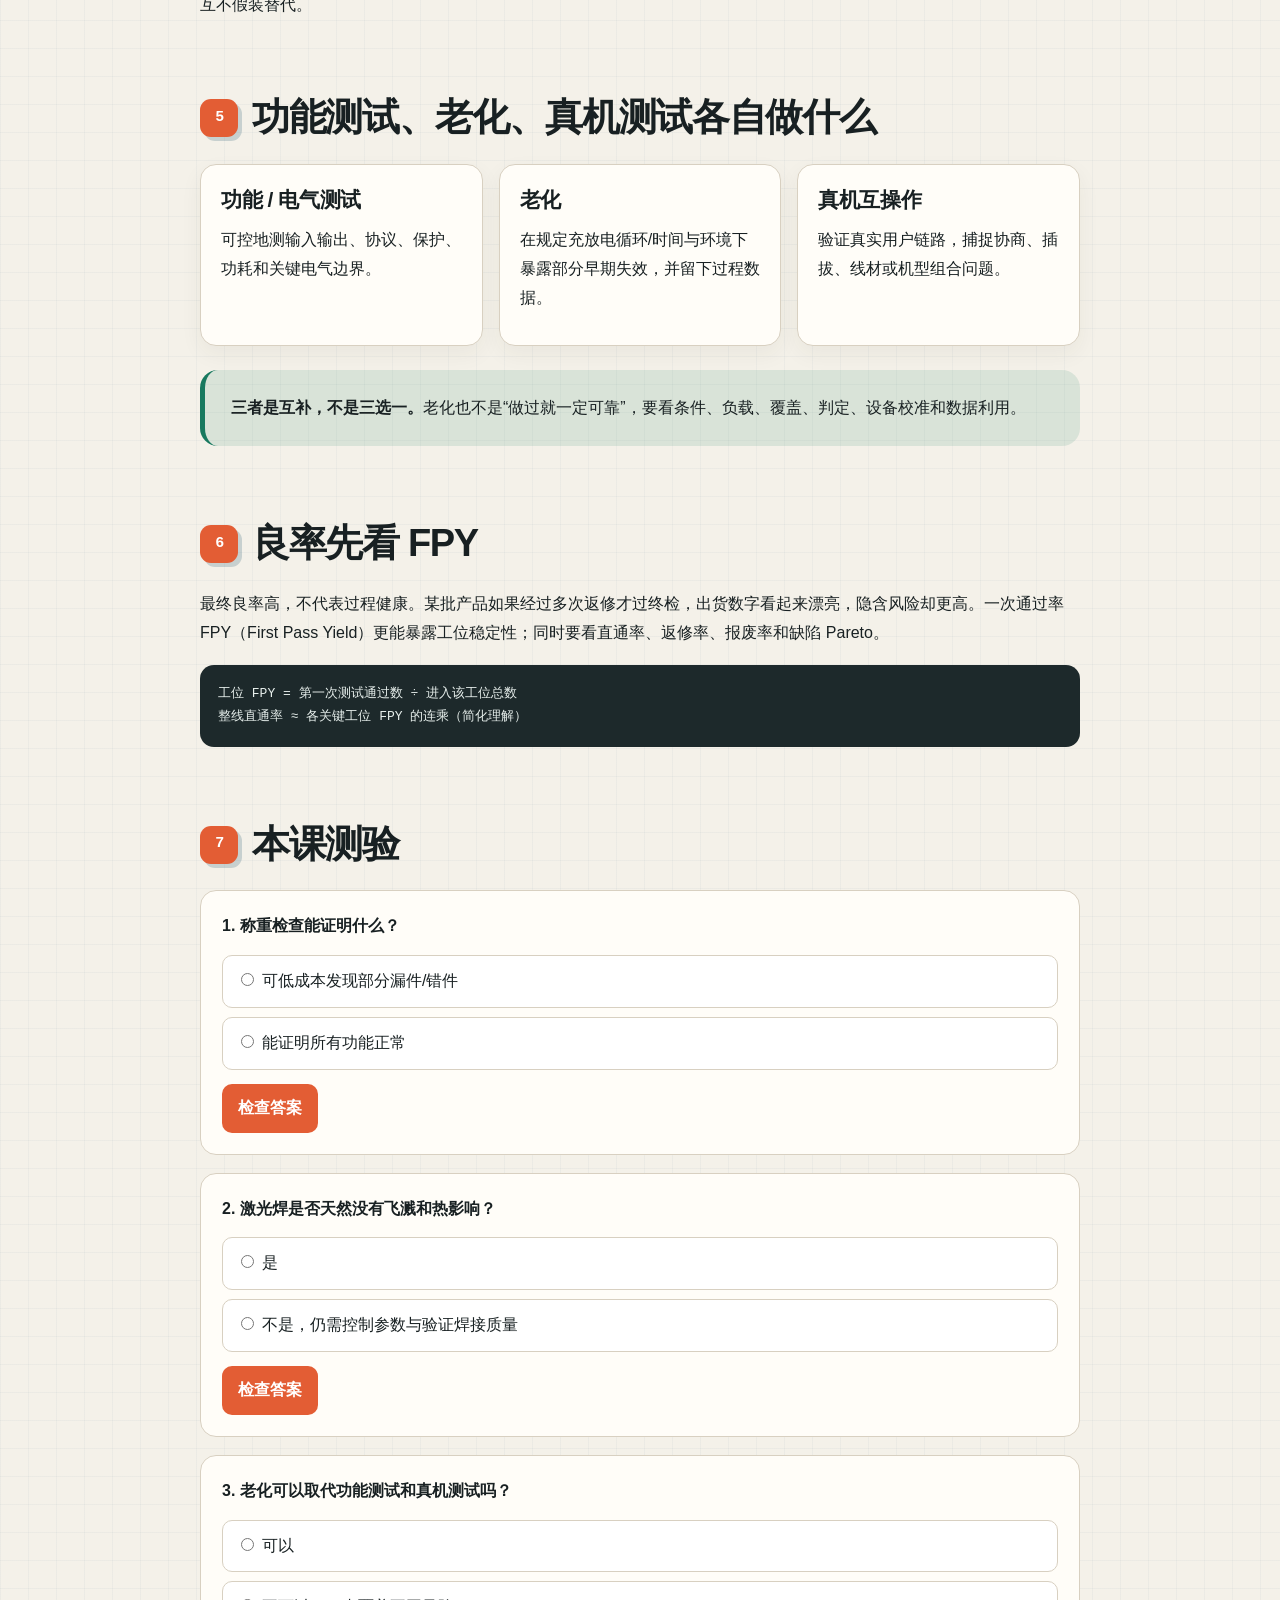
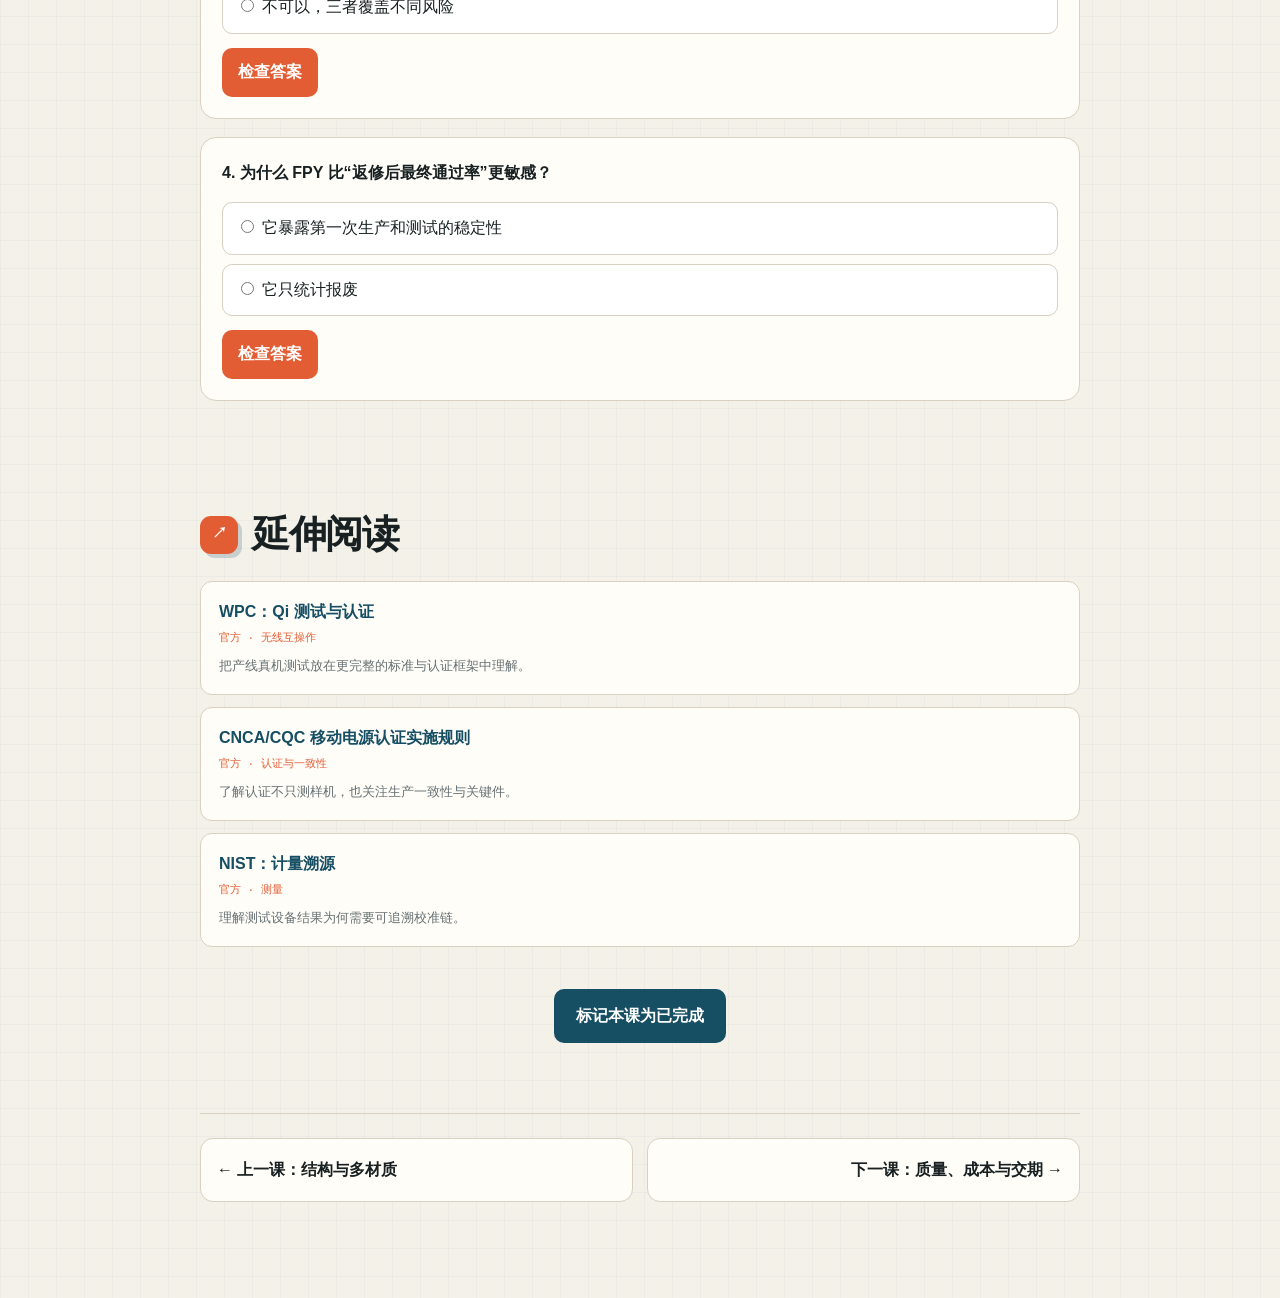
<file: 09-assembly-and-testing/index.html>
<!doctype html><html lang="zh-CN"><head><meta charset="utf-8"><meta name="viewport" content="width=device-width,initial-scale=1"><title>第9课｜走一遍组装线</title><link rel="stylesheet" href="../assets/course.css"></head><body data-course-name="充电宝生产全链路课" data-lesson-title="第9课：走一遍组装线" data-lesson-index="9">
<header class="topbar"><a class="brand-link" href="../index.html"><span class="brand-mark">PB</span><span class="brand-name">充电宝生产全链路课</span></a><div class="top-progress"><span data-progress-text>0/10 课已完成</span><span class="progress-track"><span class="progress-fill" data-progress-bar></span></span></div></header><section class="hero"><div class="hero-inner"><div class="hero-copy"><span class="lesson-tag">LESSON 09 · 组装测试</span><h1>每个工位，<br>都在拦一种失效</h1><p class="hero-subtitle">从来料、电芯 PACK、焊接和锁螺钉，到半成品测试、老化、真机兼容与称重出货。</p><div class="hero-meta"><span class="meta-chip">约 28 分钟</span><span class="meta-chip">产线模拟器</span><span class="meta-chip">失效拦截</span></div></div><div class="hero-diagram"><div class="battery-shell"><div class="battery-core"><div class="battery-cell">LINE<br>01→08</div><div class="battery-pcb">TEST<br>PASS?</div></div></div></div></div></section><div class="settings-bar"><label class="toggle-wrap"><input id="code-toggle" type="checkbox"><span class="toggle-track"></span>显示课后练习</label></div>
<main class="container"><section><h2><span class="num">0</span>30 秒复习</h2><div class="blockquote">结构路线决定零件数、装配工位和公差链；材料与表面决定防刮保护和返修方式。组装线是所有上游选择的“总账”。</div></section>
<section><h2><span class="num">1</span>先看完整流程，再看单个动作</h2><div class="pipeline"><div class="pipeline-step"><strong>来料与备料</strong><span>身份、外观、尺寸、批次</span></div><div class="pipeline-step"><strong>电芯筛选 / PACK</strong><span>一致性、绝缘、焊接</span></div><div class="pipeline-step"><strong>PCBA / NTC / 辅料</strong><span>电气连接与热路径</span></div><div class="pipeline-step"><strong>线圈 / 结构装配</strong><span>对位、扭矩、间隙</span></div><div class="pipeline-step"><strong>半成品测试</strong><span>充放电、协议、保护</span></div><div class="pipeline-step"><strong>老化</strong><span>充—放—充与早期失效</span></div><div class="pipeline-step"><strong>终检 / 包装</strong><span>真机、外观、称重、追溯</span></div></div><div class="insight-box"><strong>看产线时不要只问“这一步做什么”，要问：</strong>它拦截哪种失效？如果漏掉，后面哪个工位还能发现？记录能否追到人、机、料、法、环？</div></section>
<section><h2><span class="num">2</span>点击工位，看它在保护谁</h2><div class="interactive-panel"><div class="interactive-header"><div><h3>工位—失效地图</h3><p class="muted small">点击工位；再模拟移除它</p></div><span class="interactive-badge">产线模拟</span></div><div class="node-map" id="station-map"><button class="node-btn active" data-k="cell"><strong>电芯筛选</strong><span>一致性 / 来料异常</span></button><button class="node-btn" data-k="weld"><strong>焊接</strong><span>连接强度 / 热影响</span></button><button class="node-btn" data-k="ntc"><strong>NTC / 辅料</strong><span>温控 / 绝缘 / 导热</span></button><button class="node-btn" data-k="screw"><strong>锁螺钉</strong><span>夹紧 / 滑牙 / 漏锁</span></button><button class="node-btn" data-k="electric"><strong>电气测试</strong><span>功率 / 协议 / 保护</span></button><button class="node-btn" data-k="aging"><strong>老化</strong><span>早期失效 / 稳定性</span></button><button class="node-btn" data-k="phone"><strong>真机测试</strong><span>互操作 / 用户链路</span></button><button class="node-btn" data-k="weight"><strong>称重</strong><span>漏件 / 错件廉价防呆</span></button><button class="node-btn" data-k="trace"><strong>激光码 / MES</strong><span>身份与追溯</span></button></div><div class="result-box" id="station-detail"></div><button class="action-btn" id="remove-station">如果移除这个工位？</button><div class="risk-meter" style="margin-top:14px"><div class="risk-fill" id="station-risk"></div></div></div></section>
<section><h2><span class="num">3</span>焊接：控制的是能量，不是“设备名光环”</h2><div class="compare-table-wrap"><table class="compare-table"><thead><tr><th>维度</th><th>激光焊</th><th>电阻焊 / 点焊</th></tr></thead><tbody><tr><td>能量方式</td><td>聚焦光能局部熔合</td><td>电流通过接触电阻产生热并加压</td></tr><tr><td>优势方向</td><td>局部、精细、轨迹灵活，能量与几何可控潜力高</td><td>成熟、节拍快、成本路径清晰</td></tr><tr><td>关键控制</td><td>焦点、功率/波形、速度、间隙、表面、烟尘与飞溅</td><td>电极状态、压力、电流、时间、表面与压痕</td></tr><tr><td>验证</td><td colspan="2">外观只是第一层；还需拉力/剥离、截面或等效强度、接触电阻、热影响与过程监控</td></tr></tbody></table></div><div class="warning-box"><strong>激光焊并非“没有飞溅、没有热影响”。</strong>它通常能更集中地控制热输入，但参数、间隙和污染不当仍会带来飞溅、孔洞、裂纹或热损伤。</div></section>
<section><h2><span class="num">4</span>螺钉、辅料与防漏装</h2><div class="compare-grid"><div class="compare-box"><h3>扭矩 + 角度/圈数</h3><p>只记峰值扭矩可能掩盖滑牙、浮锁或提前触底；结合角度、时间曲线和结果码能增强判定。</p></div><div class="compare-box"><h3>视觉 / 传感防呆</h3><p>检查泡棉、绝缘片、NTC、石墨片、胶带与螺钉是否存在、位置是否正确。</p></div><div class="compare-box"><h3>称重</h3><p>成本低、速度快，能发现部分漏件/错件，但不能证明位置、连接和功能正确。</p></div><div class="compare-box"><h3>返修控制</h3><p>拆装、补焊、重复点胶都会改变可靠性；要定义次数、路径、复验和报废边界。</p></div></div><p><span class="evidence-tag field">● 走访观察</span> 现场使用锁螺钉轨迹、半成品测试、真机验证和称重等多层拦截。好产线不是“测试多”，而是每层测试覆盖清楚、互不假装替代。</p></section>
<section><h2><span class="num">5</span>功能测试、老化、真机测试各自做什么</h2><div class="method-cards three"><div class="method-card"><h3>功能 / 电气测试</h3><p>可控地测输入输出、协议、保护、功耗和关键电气边界。</p></div><div class="method-card"><h3>老化</h3><p>在规定充放电循环/时间与环境下暴露部分早期失效，并留下过程数据。</p></div><div class="method-card"><h3>真机互操作</h3><p>验证真实用户链路，捕捉协商、插拔、线材或机型组合问题。</p></div></div><div class="insight-box"><strong>三者是互补，不是三选一。</strong>老化也不是“做过就一定可靠”，要看条件、负载、覆盖、判定、设备校准和数据利用。</div></section>
<section><h2><span class="num">6</span>良率先看 FPY</h2><p>最终良率高，不代表过程健康。某批产品如果经过多次返修才过终检，出货数字看起来漂亮，隐含风险却更高。一次通过率 FPY（First Pass Yield）更能暴露工位稳定性；同时要看直通率、返修率、报废率和缺陷 Pareto。</p><div class="code-block">工位 FPY = 第一次测试通过数 ÷ 进入该工位总数<br>整线直通率 ≈ 各关键工位 FPY 的连乘（简化理解）</div></section>
<section><h2><span class="num">7</span>本课测验</h2><div class="quiz-list"><div class="quiz" id="q1"><p class="quiz-question">1. 称重检查能证明什么？</p><div class="quiz-options"><label class="quiz-option"><input type="radio" name="q1" value="correct">可低成本发现部分漏件/错件</label><label class="quiz-option"><input type="radio" name="q1" value="wrong">能证明所有功能正常</label></div><button class="action-btn" onclick="checkQuiz(this,'q1')">检查答案</button><p class="quiz-feedback correct" id="q1-correct" hidden>正确，它是廉价防呆，不是万能测试。</p><p class="quiz-feedback wrong" id="q1-wrong" hidden>重量相同也可能接错或位置错。</p></div><div class="quiz" id="q2"><p class="quiz-question">2. 激光焊是否天然没有飞溅和热影响？</p><div class="quiz-options"><label class="quiz-option"><input type="radio" name="q2" value="wrong">是</label><label class="quiz-option"><input type="radio" name="q2" value="correct">不是，仍需控制参数与验证焊接质量</label></div><button class="action-btn" onclick="checkQuiz(this,'q2')">检查答案</button><p class="quiz-feedback correct" id="q2-correct" hidden>正确。设备类型不能替代工艺窗口。</p><p class="quiz-feedback wrong" id="q2-wrong" hidden>激光集中不等于零缺陷。</p></div><div class="quiz" id="q3"><p class="quiz-question">3. 老化可以取代功能测试和真机测试吗？</p><div class="quiz-options"><label class="quiz-option"><input type="radio" name="q3" value="wrong">可以</label><label class="quiz-option"><input type="radio" name="q3" value="correct">不可以，三者覆盖不同风险</label></div><button class="action-btn" onclick="checkQuiz(this,'q3')">检查答案</button><p class="quiz-feedback correct" id="q3-correct" hidden>正确。覆盖不同层级。</p><p class="quiz-feedback wrong" id="q3-wrong" hidden>老化不能完整测协议与互操作。</p></div><div class="quiz" id="q4"><p class="quiz-question">4. 为什么 FPY 比“返修后最终通过率”更敏感？</p><div class="quiz-options"><label class="quiz-option"><input type="radio" name="q4" value="correct">它暴露第一次生产和测试的稳定性</label><label class="quiz-option"><input type="radio" name="q4" value="wrong">它只统计报废</label></div><button class="action-btn" onclick="checkQuiz(this,'q4')">检查答案</button><p class="quiz-feedback correct" id="q4-correct" hidden>正确。返修会掩盖原始波动。</p><p class="quiz-feedback wrong" id="q4-wrong" hidden>FPY 关注首次通过。</p></div></div></section>
<section class="further-reading"><h2><span class="num">↗</span>延伸阅读</h2><div class="reading-list"><div class="reading-item"><div class="reading-title"><a href="https://www.wirelesspowerconsortium.com/knowledge-base/testing-and-certification/qi-certified-products/" target="_blank" rel="noopener">WPC：Qi 测试与认证</a></div><div class="reading-meta">官方 · 无线互操作</div><div class="reading-desc">把产线真机测试放在更完整的标准与认证框架中理解。</div></div><div class="reading-item"><div class="reading-title"><a href="https://www.cqc.com.cn/www/upload/file/2026-06/col69/1780280033928.pdf" target="_blank" rel="noopener">CNCA/CQC 移动电源认证实施规则</a></div><div class="reading-meta">官方 · 认证与一致性</div><div class="reading-desc">了解认证不只测样机，也关注生产一致性与关键件。</div></div><div class="reading-item"><div class="reading-title"><a href="https://www.nist.gov/metrology/metrological-traceability" target="_blank" rel="noopener">NIST：计量溯源</a></div><div class="reading-meta">官方 · 测量</div><div class="reading-desc">理解测试设备结果为何需要可追溯校准链。</div></div></div></section>
<section id="code-exercise"><h2><span class="num">练</span>课后练习</h2><div class="exercise-card"><h3>删掉一个工位</h3><p>任选“称重、老化、真机测试”，假设因产能压力删除，写出漏失风险与替代控制。</p><button class="hint-toggle" onclick="toggleHint(this)">查看提示</button><div class="hint-content" hidden>替代控制必须说明覆盖率、检测率、误判与追溯，不能只写“加强巡检”。</div></div><div class="exercise-card"><h3>做一张控制计划</h3><p>为 NTC 粘贴写 CTQ、方法、频率、治具、判定、异常反应和记录字段。</p><button class="hint-toggle" onclick="toggleHint(this)">查看提示</button><div class="hint-content" hidden>位置正确还不够：还要控制胶量、贴合、线束应力与返修。</div></div></section><div class="complete-wrap"><button class="complete-btn" data-complete-lesson>标记本课为已完成</button></div><nav class="lesson-nav"><a href="../08-multimaterial-structure/index.html">← 上一课：结构与多材质</a><a href="../10-quality-cost-delivery/index.html">下一课：质量、成本与交期 →</a></nav></main><script src="../assets/course.js"></script><script>
const stations={cell:['拦截容量、内阻、电压、外观与批次异常；避免不一致电芯进入组合。',86],weld:['把电气与机械连接做稳；需管能量、间隙、强度和热影响。',93],ntc:['让温控读到代表位置，同时保证绝缘、导热和线束固定。',82],screw:['建立夹紧并防浮锁、滑牙、漏锁；结果可记录到序列号。',75],electric:['验证功率、协议、效率、保护等可控边界，是核心功能拦截。',96],aging:['在规定负载和时间下暴露部分早期失效，观察过程曲线。',80],phone:['捕捉真实设备、线材与协商组合问题，补充台架覆盖。',65],weight:['以低成本拦截部分漏装/错装，但不能判断连接和功能。',48],trace:['把产品身份连到批次、参数、测试与异常，支持召回和改善。',70]};let selected='cell',removed=false;function station(k){selected=k;removed=false;document.querySelectorAll('#station-map button').forEach(b=>b.classList.toggle('active',b.dataset.k===k));document.getElementById('station-detail').textContent=stations[k][0];document.getElementById('station-risk').style.width='18%';document.getElementById('remove-station').textContent='如果移除这个工位？';}document.getElementById('station-map').addEventListener('click',e=>{const b=e.target.closest('button');if(b)station(b.dataset.k)});document.getElementById('remove-station').addEventListener('click',()=>{removed=!removed;document.getElementById('station-risk').style.width=(removed?stations[selected][1]:18)+'%';document.getElementById('station-detail').innerHTML=removed?'<strong>风险上升：</strong>原本被该工位拦住的失效会流到下游或客户；必须证明替代控制的检测能力。':stations[selected][0];document.getElementById('remove-station').textContent=removed?'恢复这个工位':'如果移除这个工位？';});station('cell');
</script></body></html>
</file>
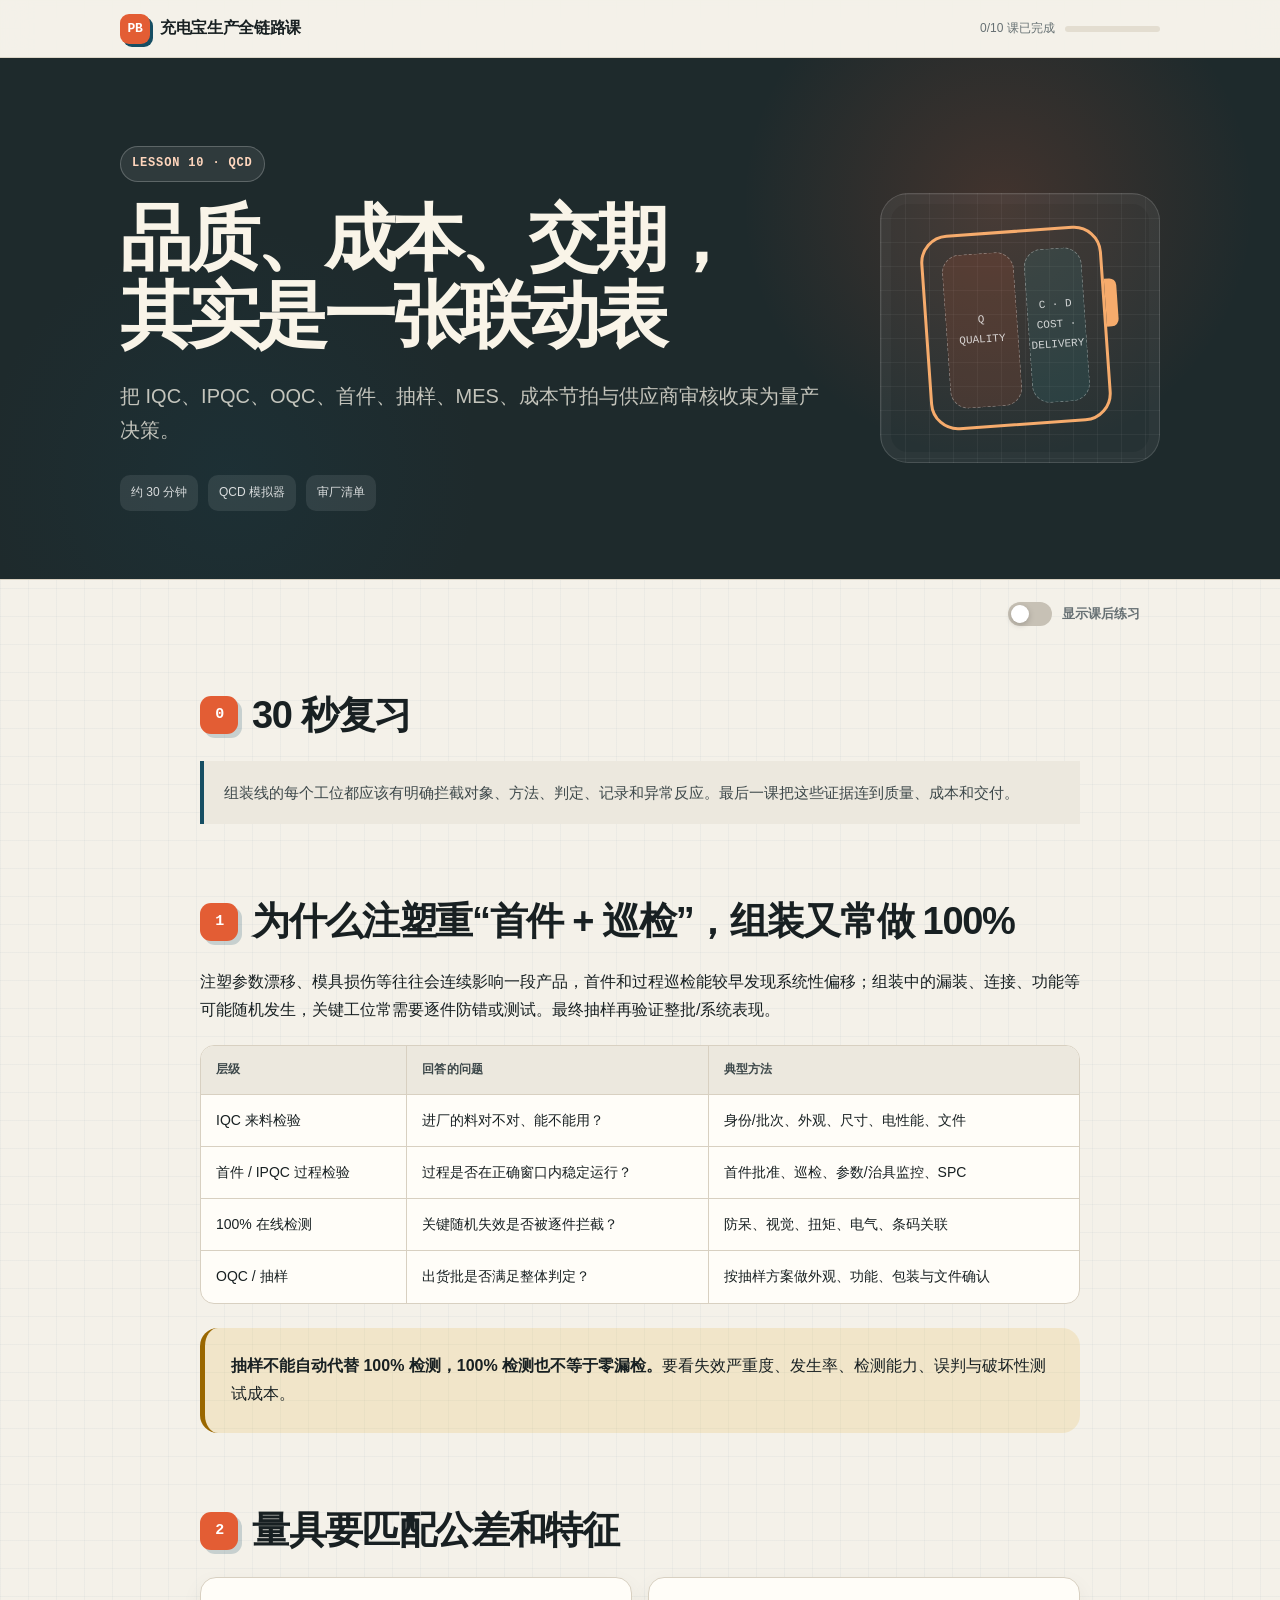
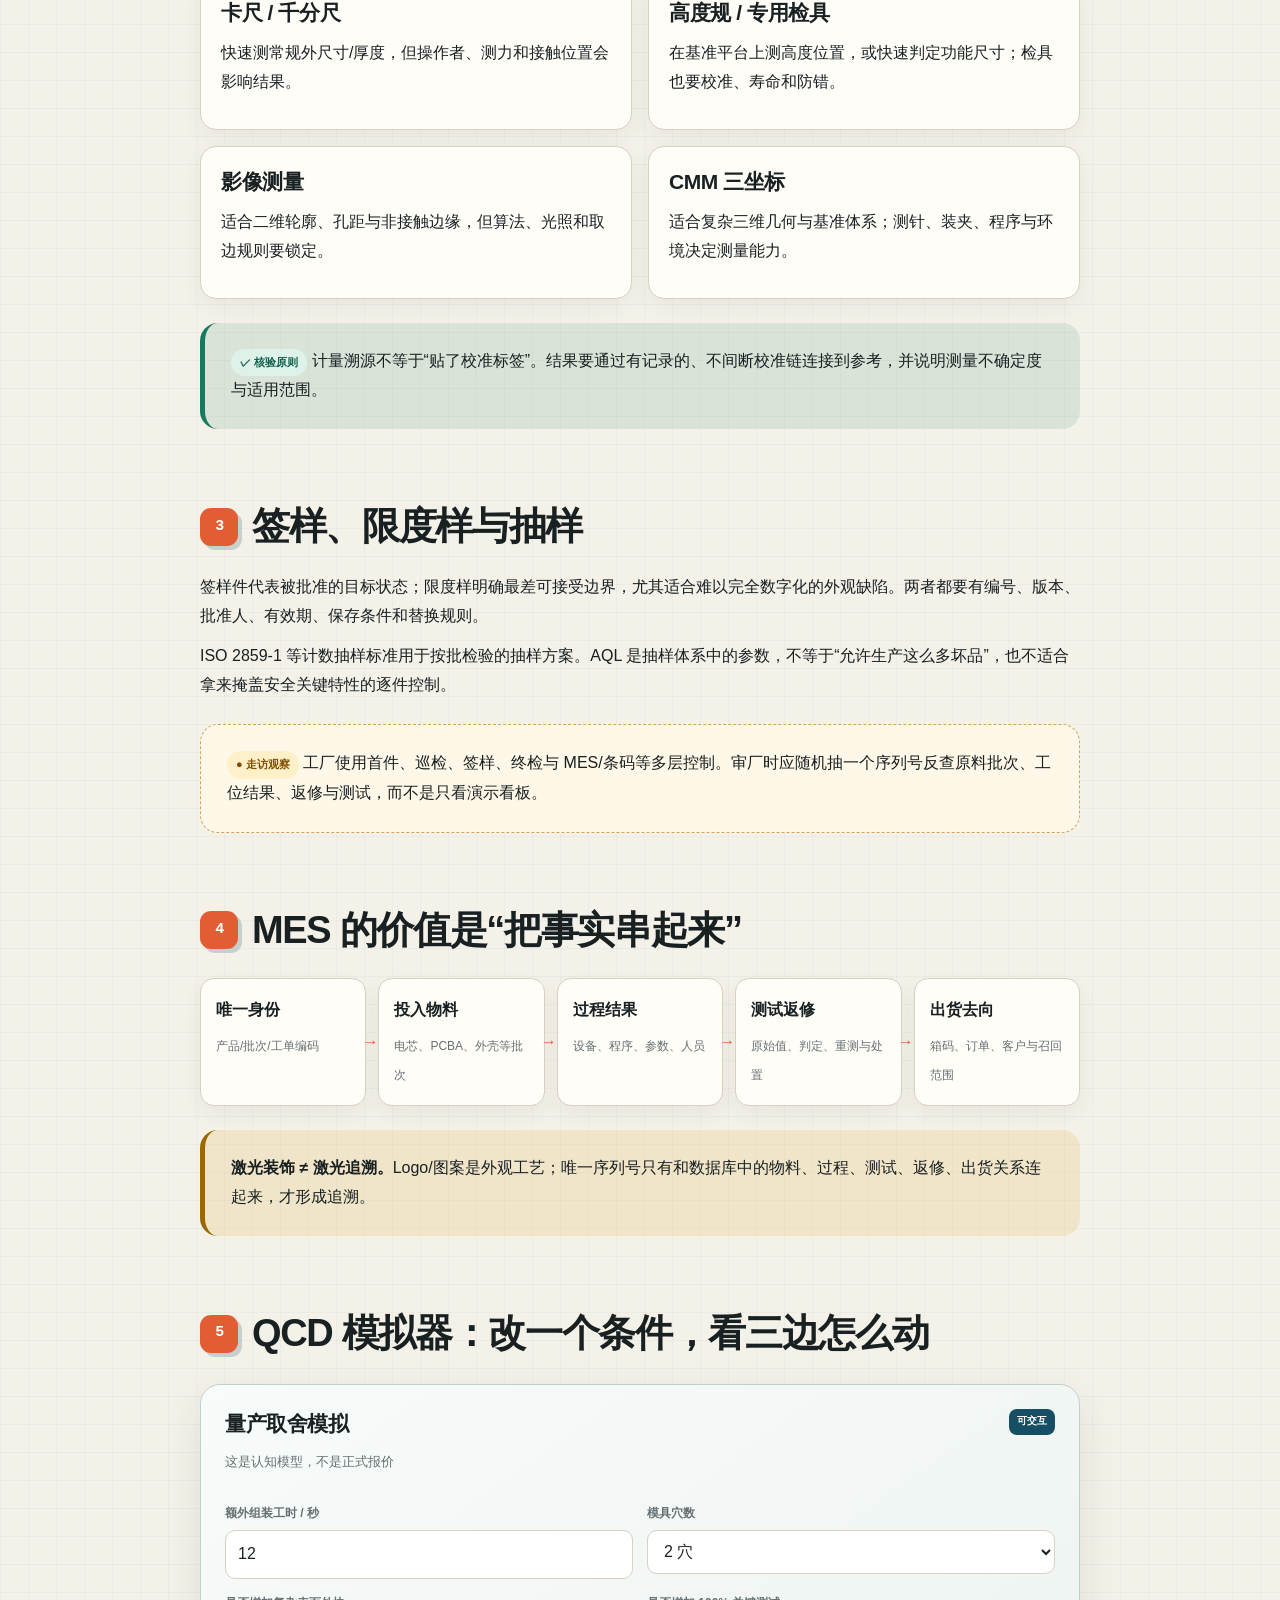
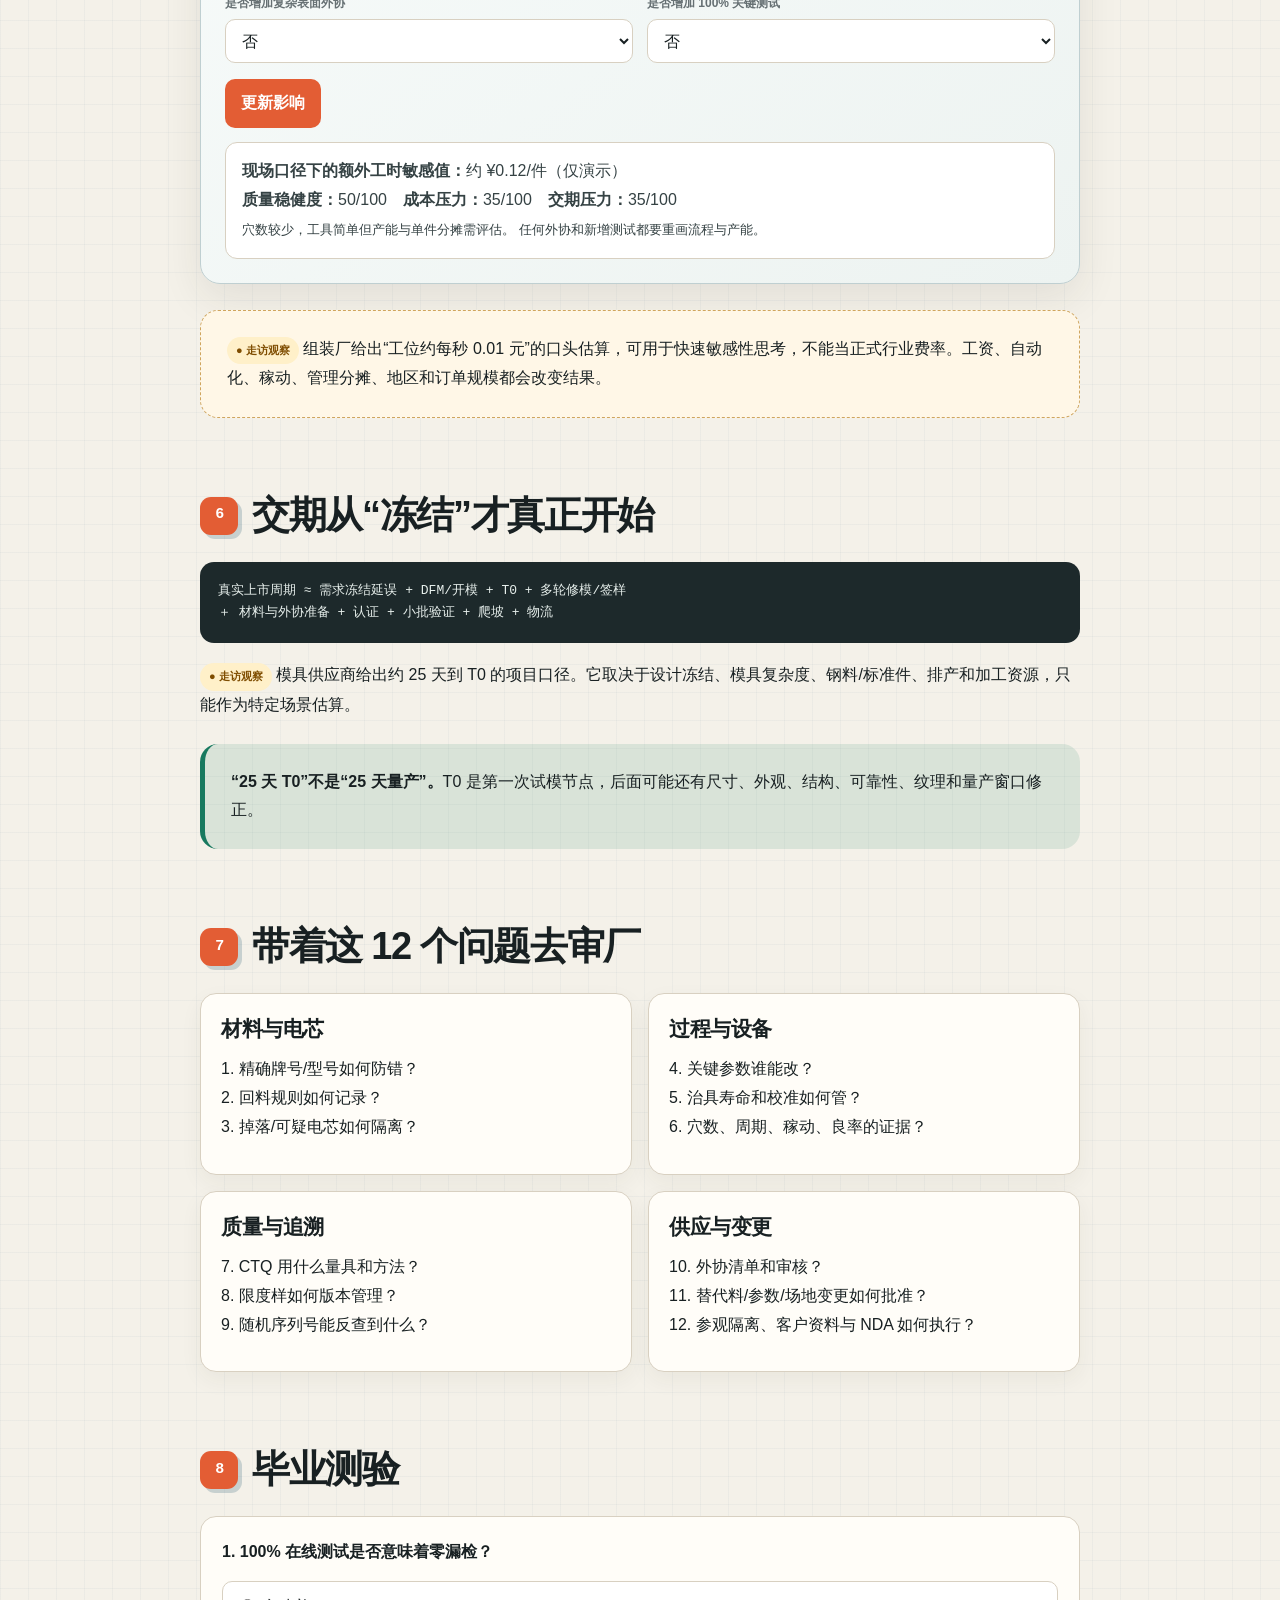
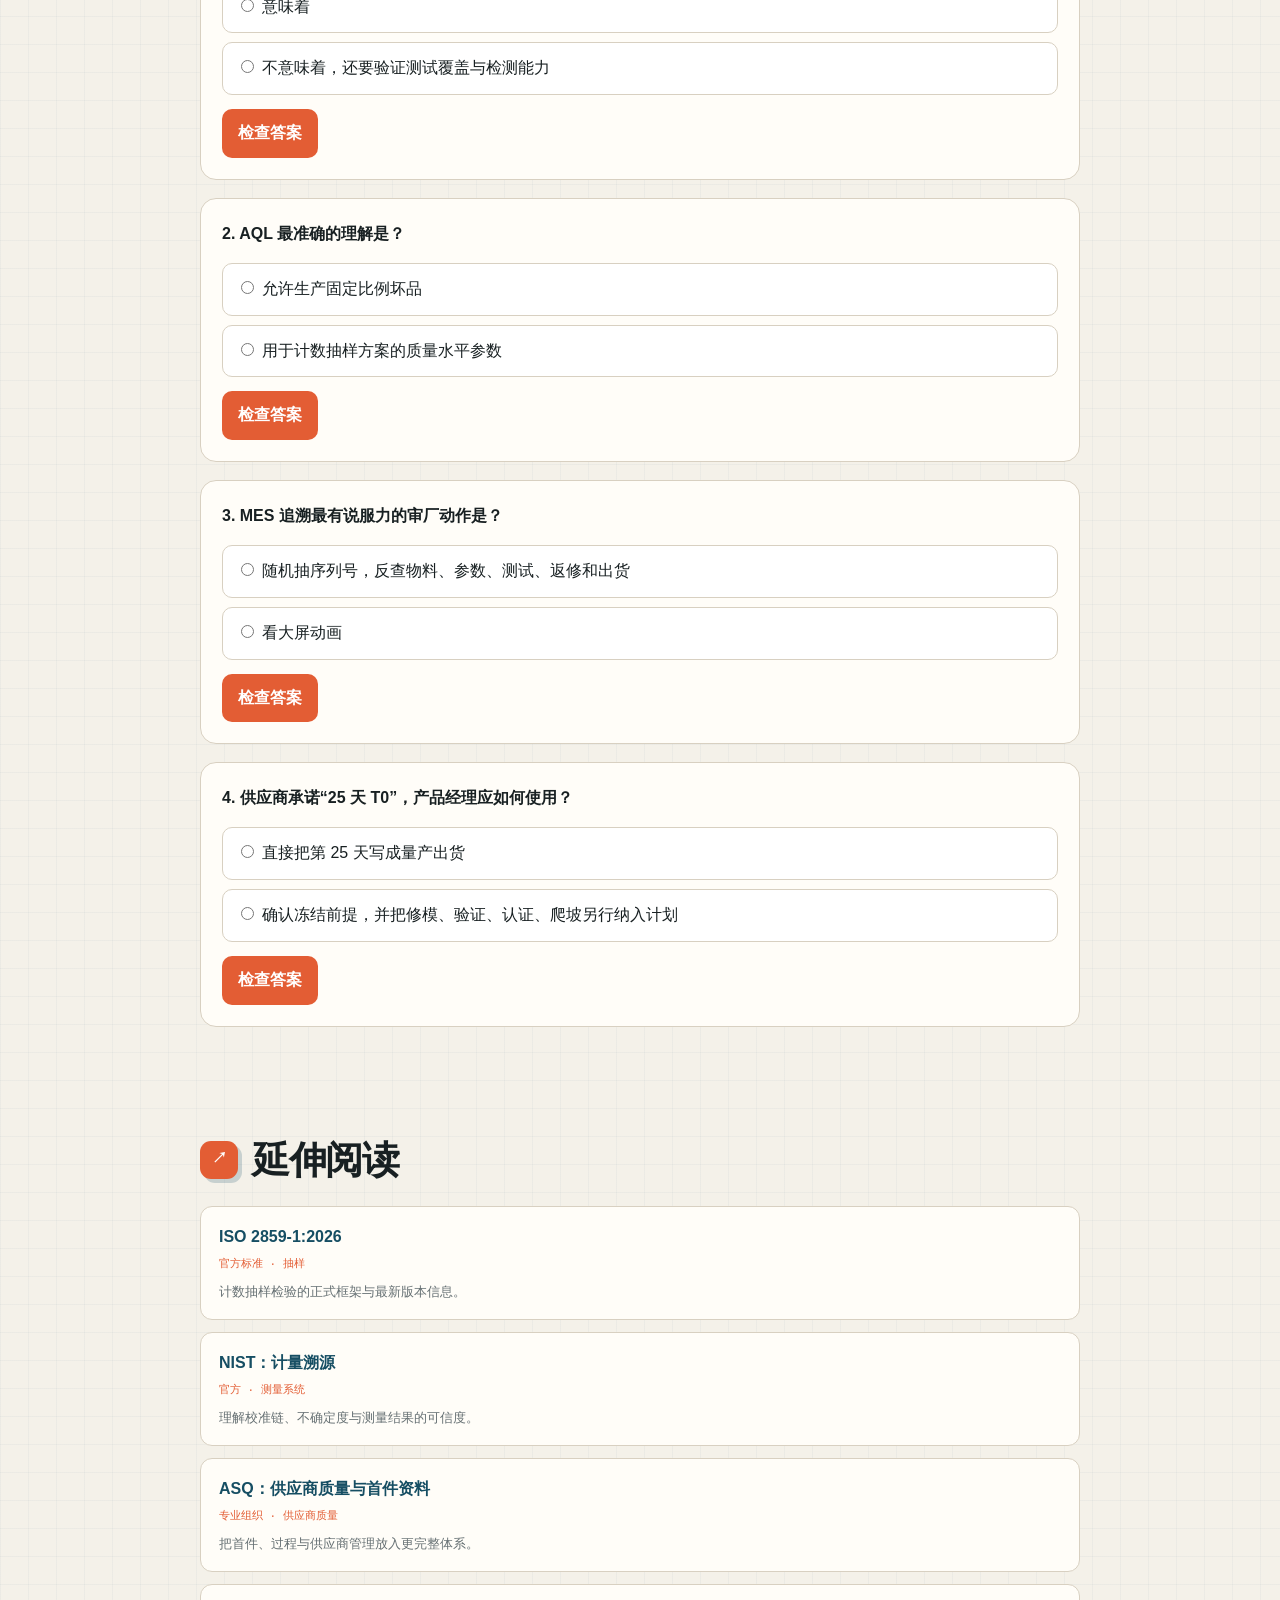
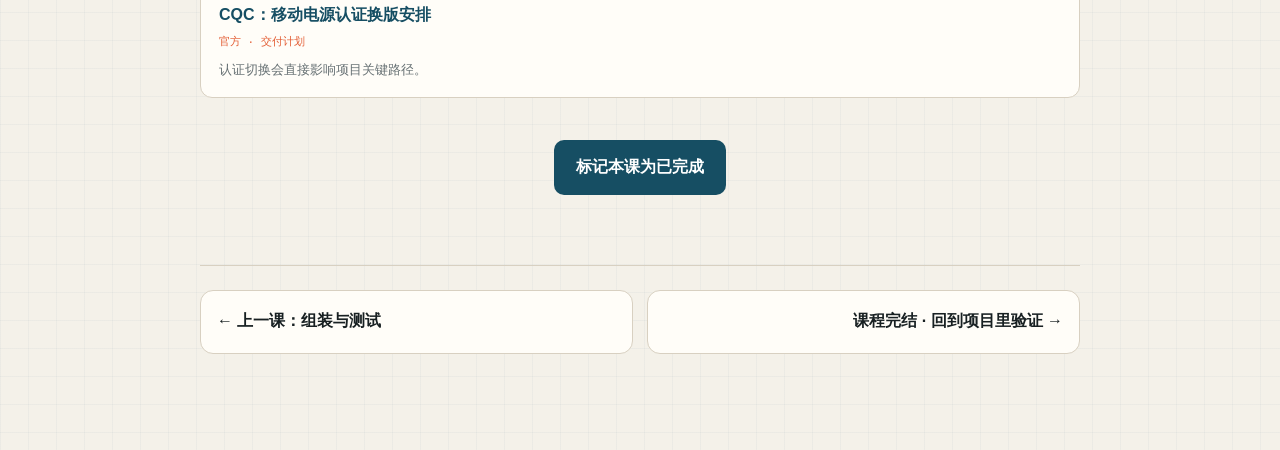
<file: 10-quality-cost-delivery/index.html>
<!doctype html><html lang="zh-CN"><head><meta charset="utf-8"><meta name="viewport" content="width=device-width,initial-scale=1"><title>第10课｜量产决策</title><link rel="stylesheet" href="../assets/course.css"></head><body data-course-name="充电宝生产全链路课" data-lesson-title="第10课：量产决策" data-lesson-index="10">
<header class="topbar"><a class="brand-link" href="../index.html"><span class="brand-mark">PB</span><span class="brand-name">充电宝生产全链路课</span></a><div class="top-progress"><span data-progress-text>0/10 课已完成</span><span class="progress-track"><span class="progress-fill" data-progress-bar></span></span></div></header><section class="hero"><div class="hero-inner"><div class="hero-copy"><span class="lesson-tag">LESSON 10 · QCD</span><h1>品质、成本、交期，<br>其实是一张联动表</h1><p class="hero-subtitle">把 IQC、IPQC、OQC、首件、抽样、MES、成本节拍与供应商审核收束为量产决策。</p><div class="hero-meta"><span class="meta-chip">约 30 分钟</span><span class="meta-chip">QCD 模拟器</span><span class="meta-chip">审厂清单</span></div></div><div class="hero-diagram"><div class="battery-shell"><div class="battery-core"><div class="battery-cell">Q<br>QUALITY</div><div class="battery-pcb">C · D<br>COST · DELIVERY</div></div></div></div></div></section><div class="settings-bar"><label class="toggle-wrap"><input id="code-toggle" type="checkbox"><span class="toggle-track"></span>显示课后练习</label></div>
<main class="container"><section><h2><span class="num">0</span>30 秒复习</h2><div class="blockquote">组装线的每个工位都应该有明确拦截对象、方法、判定、记录和异常反应。最后一课把这些证据连到质量、成本和交付。</div></section>
<section><h2><span class="num">1</span>为什么注塑重“首件 + 巡检”，组装又常做 100%</h2><p>注塑参数漂移、模具损伤等往往会连续影响一段产品，首件和过程巡检能较早发现系统性偏移；组装中的漏装、连接、功能等可能随机发生，关键工位常需要逐件防错或测试。最终抽样再验证整批/系统表现。</p><div class="compare-table-wrap"><table class="compare-table"><thead><tr><th>层级</th><th>回答的问题</th><th>典型方法</th></tr></thead><tbody><tr><td>IQC 来料检验</td><td>进厂的料对不对、能不能用？</td><td>身份/批次、外观、尺寸、电性能、文件</td></tr><tr><td>首件 / IPQC 过程检验</td><td>过程是否在正确窗口内稳定运行？</td><td>首件批准、巡检、参数/治具监控、SPC</td></tr><tr><td>100% 在线检测</td><td>关键随机失效是否被逐件拦截？</td><td>防呆、视觉、扭矩、电气、条码关联</td></tr><tr><td>OQC / 抽样</td><td>出货批是否满足整体判定？</td><td>按抽样方案做外观、功能、包装与文件确认</td></tr></tbody></table></div><div class="warning-box"><strong>抽样不能自动代替 100% 检测，100% 检测也不等于零漏检。</strong>要看失效严重度、发生率、检测能力、误判与破坏性测试成本。</div></section>
<section><h2><span class="num">2</span>量具要匹配公差和特征</h2><div class="method-cards"><div class="method-card"><h3>卡尺 / 千分尺</h3><p>快速测常规外尺寸/厚度，但操作者、测力和接触位置会影响结果。</p></div><div class="method-card"><h3>高度规 / 专用检具</h3><p>在基准平台上测高度位置，或快速判定功能尺寸；检具也要校准、寿命和防错。</p></div><div class="method-card"><h3>影像测量</h3><p>适合二维轮廓、孔距与非接触边缘，但算法、光照和取边规则要锁定。</p></div><div class="method-card"><h3>CMM 三坐标</h3><p>适合复杂三维几何与基准体系；测针、装夹、程序与环境决定测量能力。</p></div></div><div class="insight-box"><span class="evidence-tag verified">✓ 核验原则</span> 计量溯源不等于“贴了校准标签”。结果要通过有记录的、不间断校准链连接到参考，并说明测量不确定度与适用范围。</div></section>
<section><h2><span class="num">3</span>签样、限度样与抽样</h2><p>签样件代表被批准的目标状态；限度样明确最差可接受边界，尤其适合难以完全数字化的外观缺陷。两者都要有编号、版本、批准人、有效期、保存条件和替换规则。</p><p>ISO 2859-1 等计数抽样标准用于按批检验的抽样方案。AQL 是抽样体系中的参数，不等于“允许生产这么多坏品”，也不适合拿来掩盖安全关键特性的逐件控制。</p><div class="field-note"><span class="evidence-tag field">● 走访观察</span> 工厂使用首件、巡检、签样、终检与 MES/条码等多层控制。审厂时应随机抽一个序列号反查原料批次、工位结果、返修与测试，而不是只看演示看板。</div></section>
<section><h2><span class="num">4</span>MES 的价值是“把事实串起来”</h2><div class="pipeline"><div class="pipeline-step"><strong>唯一身份</strong><span>产品/批次/工单编码</span></div><div class="pipeline-step"><strong>投入物料</strong><span>电芯、PCBA、外壳等批次</span></div><div class="pipeline-step"><strong>过程结果</strong><span>设备、程序、参数、人员</span></div><div class="pipeline-step"><strong>测试返修</strong><span>原始值、判定、重测与处置</span></div><div class="pipeline-step"><strong>出货去向</strong><span>箱码、订单、客户与召回范围</span></div></div><div class="warning-box"><strong>激光装饰 ≠ 激光追溯。</strong>Logo/图案是外观工艺；唯一序列号只有和数据库中的物料、过程、测试、返修、出货关系连起来，才形成追溯。</div></section>
<section><h2><span class="num">5</span>QCD 模拟器：改一个条件，看三边怎么动</h2><div class="interactive-panel"><div class="interactive-header"><div><h3>量产取舍模拟</h3><p class="muted small">这是认知模型，不是正式报价</p></div><span class="interactive-badge">可交互</span></div><div class="control-grid"><div class="control"><label>额外组装工时 / 秒</label><input id="qcd-sec" type="number" value="12"></div><div class="control"><label>模具穴数</label><select id="qcd-cav"><option value="1">1 穴</option><option value="2" selected>2 穴</option><option value="4">4 穴</option></select></div><div class="control"><label>是否增加复杂表面外协</label><select id="qcd-finish"><option value="0">否</option><option value="1">是</option></select></div><div class="control"><label>是否增加 100% 关键测试</label><select id="qcd-test"><option value="0">否</option><option value="1">是</option></select></div></div><button class="action-btn" id="qcd-run">更新影响</button><div class="result-box" id="qcd-result"></div></div><div class="field-note"><span class="evidence-tag field">● 走访观察</span> 组装厂给出“工位约每秒 0.01 元”的口头估算，可用于快速敏感性思考，不能当正式行业费率。工资、自动化、稼动、管理分摊、地区和订单规模都会改变结果。</div></section>
<section><h2><span class="num">6</span>交期从“冻结”才真正开始</h2><div class="code-block">真实上市周期 ≈ 需求冻结延误 + DFM/开模 + T0 + 多轮修模/签样<br>＋ 材料与外协准备 + 认证 + 小批验证 + 爬坡 + 物流</div><p><span class="evidence-tag field">● 走访观察</span> 模具供应商给出约 25 天到 T0 的项目口径。它取决于设计冻结、模具复杂度、钢料/标准件、排产和加工资源，只能作为特定场景估算。</p><div class="insight-box"><strong>“25 天 T0”不是“25 天量产”。</strong>T0 是第一次试模节点，后面可能还有尺寸、外观、结构、可靠性、纹理和量产窗口修正。</div></section>
<section><h2><span class="num">7</span>带着这 12 个问题去审厂</h2><div class="compare-grid"><div class="compare-box"><h3>材料与电芯</h3><p>1. 精确牌号/型号如何防错？<br>2. 回料规则如何记录？<br>3. 掉落/可疑电芯如何隔离？</p></div><div class="compare-box"><h3>过程与设备</h3><p>4. 关键参数谁能改？<br>5. 治具寿命和校准如何管？<br>6. 穴数、周期、稼动、良率的证据？</p></div><div class="compare-box"><h3>质量与追溯</h3><p>7. CTQ 用什么量具和方法？<br>8. 限度样如何版本管理？<br>9. 随机序列号能反查到什么？</p></div><div class="compare-box"><h3>供应与变更</h3><p>10. 外协清单和审核？<br>11. 替代料/参数/场地变更如何批准？<br>12. 参观隔离、客户资料与 NDA 如何执行？</p></div></div></section>
<section><h2><span class="num">8</span>毕业测验</h2><div class="quiz-list"><div class="quiz" id="q1"><p class="quiz-question">1. 100% 在线测试是否意味着零漏检？</p><div class="quiz-options"><label class="quiz-option"><input type="radio" name="q1" value="wrong">意味着</label><label class="quiz-option"><input type="radio" name="q1" value="correct">不意味着，还要验证测试覆盖与检测能力</label></div><button class="action-btn" onclick="checkQuiz(this,'q1')">检查答案</button><p class="quiz-feedback correct" id="q1-correct" hidden>正确。测试系统本身也会误判和漏判。</p><p class="quiz-feedback wrong" id="q1-wrong" hidden>“测了每一件”和“检出所有缺陷”不是一回事。</p></div><div class="quiz" id="q2"><p class="quiz-question">2. AQL 最准确的理解是？</p><div class="quiz-options"><label class="quiz-option"><input type="radio" name="q2" value="wrong">允许生产固定比例坏品</label><label class="quiz-option"><input type="radio" name="q2" value="correct">用于计数抽样方案的质量水平参数</label></div><button class="action-btn" onclick="checkQuiz(this,'q2')">检查答案</button><p class="quiz-feedback correct" id="q2-correct" hidden>正确。抽样判批不等于过程目标。</p><p class="quiz-feedback wrong" id="q2-wrong" hidden>AQL 不能替代过程改善和关键特性控制。</p></div><div class="quiz" id="q3"><p class="quiz-question">3. MES 追溯最有说服力的审厂动作是？</p><div class="quiz-options"><label class="quiz-option"><input type="radio" name="q3" value="correct">随机抽序列号，反查物料、参数、测试、返修和出货</label><label class="quiz-option"><input type="radio" name="q3" value="wrong">看大屏动画</label></div><button class="action-btn" onclick="checkQuiz(this,'q3')">检查答案</button><p class="quiz-feedback correct" id="q3-correct" hidden>正确。用真实记录验证闭环。</p><p class="quiz-feedback wrong" id="q3-wrong" hidden>看板展示不等于数据完整。</p></div><div class="quiz" id="q4"><p class="quiz-question">4. 供应商承诺“25 天 T0”，产品经理应如何使用？</p><div class="quiz-options"><label class="quiz-option"><input type="radio" name="q4" value="wrong">直接把第 25 天写成量产出货</label><label class="quiz-option"><input type="radio" name="q4" value="correct">确认冻结前提，并把修模、验证、认证、爬坡另行纳入计划</label></div><button class="action-btn" onclick="checkQuiz(this,'q4')">检查答案</button><p class="quiz-feedback correct" id="q4-correct" hidden>正确。T0 是节点，不是终点。</p><p class="quiz-feedback wrong" id="q4-wrong" hidden>第一次试模后通常还有验证与迭代。</p></div></div></section>
<section class="further-reading"><h2><span class="num">↗</span>延伸阅读</h2><div class="reading-list"><div class="reading-item"><div class="reading-title"><a href="https://www.iso.org/standard/85464.html" target="_blank" rel="noopener">ISO 2859-1:2026</a></div><div class="reading-meta">官方标准 · 抽样</div><div class="reading-desc">计数抽样检验的正式框架与最新版本信息。</div></div><div class="reading-item"><div class="reading-title"><a href="https://www.nist.gov/metrology/metrological-traceability" target="_blank" rel="noopener">NIST：计量溯源</a></div><div class="reading-meta">官方 · 测量系统</div><div class="reading-desc">理解校准链、不确定度与测量结果的可信度。</div></div><div class="reading-item"><div class="reading-title"><a href="https://asq.org/-/media/Images/gift/E1520-The-Certified-Supplier-Quality-Professional-Handbook-Sampler.pdf" target="_blank" rel="noopener">ASQ：供应商质量与首件资料</a></div><div class="reading-meta">专业组织 · 供应商质量</div><div class="reading-desc">把首件、过程与供应商管理放入更完整体系。</div></div><div class="reading-item"><div class="reading-title"><a href="https://www.cqc.com.cn/www/col68/91045.html" target="_blank" rel="noopener">CQC：移动电源认证换版安排</a></div><div class="reading-meta">官方 · 交付计划</div><div class="reading-desc">认证切换会直接影响项目关键路径。</div></div></div></section>
<section id="code-exercise"><h2><span class="num">练</span>毕业实战</h2><div class="exercise-card"><h3>做一页量产 Readiness Review</h3><p>用 Q/C/D 三栏列出：CTQ 与证据、成本假设与敏感项、冻结/T0/认证/爬坡节点和 Top 5 风险。</p><button class="hint-toggle" onclick="toggleHint(this)">查看提示</button><div class="hint-content" hidden>每个风险都写 owner、截止日期、关闭证据；“持续跟进”不算行动。</div></div><div class="exercise-card"><h3>做一次虚拟审厂</h3><p>从本课 12 问中挑 6 问，写出“可接受证据”和“危险回答”。</p><button class="hint-toggle" onclick="toggleHint(this)">查看提示</button><div class="hint-content" hidden>危险回答通常是绝对化且无记录：一直这样做、从没出过问题、客户都认可。</div></div><div class="exercise-card"><h3>把一个卖点追到出货</h3><p>选“65W 双口快充”或“耐刮金属质感”，画出从 PRD 到架构、材料、工艺、测试、追溯的完整证据链。</p><button class="hint-toggle" onclick="toggleHint(this)">查看提示</button><div class="hint-content" hidden>如果链条中出现“供应商保证”，继续追问可量化条件和记录。</div></div></section><div class="complete-wrap"><button class="complete-btn" data-complete-lesson>标记本课为已完成</button></div><nav class="lesson-nav"><a href="../09-assembly-and-testing/index.html">← 上一课：组装与测试</a><span>课程完结 · 回到项目里验证 →</span></nav></main><script src="../assets/course.js"></script><script>
function qcd(){const sec=Number(document.getElementById('qcd-sec').value),cav=Number(document.getElementById('qcd-cav').value),finish=Number(document.getElementById('qcd-finish').value),test=Number(document.getElementById('qcd-test').value);const fieldCost=sec*0.01;let q=50,c=35,d=35;if(finish){q-=8;c+=18;d+=20;}if(test){q+=24;c+=10;d+=8;}if(cav>=4){c-=10;d-=8;q-=5;}document.getElementById('qcd-result').innerHTML=`<strong>现场口径下的额外工时敏感值：</strong>约 ¥${fieldCost.toFixed(2)}/件（仅演示）<br><strong>质量稳健度：</strong>${Math.max(0,q)}/100　<strong>成本压力：</strong>${Math.max(0,c)}/100　<strong>交期压力：</strong>${Math.max(0,d)}/100<br><small>${cav>=4?'多穴可能提高产能，但模具平衡、前期投入和维护复杂度上升。':'穴数较少，工具简单但产能与单件分摊需评估。'} 任何外协和新增测试都要重画流程与产能。</small>`;}document.getElementById('qcd-run').addEventListener('click',qcd);qcd();
</script></body></html>
</file>
<file: assets/course.css>
:root {
  --bg: #f4f1e9;
  --surface: #fffdf8;
  --surface2: #ece8de;
  --surface3: #e3ddd0;
  --border: #d8d0c1;
  --text: #182022;
  --text-dim: #667073;
  --accent: #e35d34;
  --accent2: #164e63;
  --accent-soft: rgba(227, 93, 52, 0.12);
  --good: #18795f;
  --good-soft: rgba(24, 121, 95, 0.12);
  --warn: #9a6700;
  --warn-soft: rgba(222, 170, 34, 0.16);
  --danger: #b23a35;
  --shadow: 0 14px 42px rgba(49, 47, 38, 0.09);
  --radius: 18px;
  --mono: "SFMono-Regular", Consolas, "Liberation Mono", monospace;
}

* { box-sizing: border-box; }
html { scroll-behavior: smooth; }
body {
  margin: 0;
  background:
    linear-gradient(rgba(22, 78, 99, 0.035) 1px, transparent 1px),
    linear-gradient(90deg, rgba(22, 78, 99, 0.035) 1px, transparent 1px),
    var(--bg);
  background-size: 28px 28px;
  color: var(--text);
  font-family: -apple-system, BlinkMacSystemFont, "Segoe UI", "PingFang SC", "Hiragino Sans GB", "Microsoft YaHei", sans-serif;
  line-height: 1.8;
  -webkit-font-smoothing: antialiased;
}

a { color: var(--accent2); }
button, input, select { font: inherit; }
button { color: inherit; }

.topbar {
  position: sticky;
  top: 0;
  z-index: 80;
  height: 58px;
  display: flex;
  align-items: center;
  justify-content: space-between;
  gap: 18px;
  padding: 0 max(20px, calc((100vw - 1040px) / 2));
  background: rgba(244, 241, 233, 0.92);
  border-bottom: 1px solid rgba(216, 208, 193, 0.85);
  backdrop-filter: blur(14px);
}
.brand-link {
  display: inline-flex;
  align-items: center;
  gap: 10px;
  color: var(--text);
  font-weight: 760;
  text-decoration: none;
  letter-spacing: -0.02em;
}
.brand-mark {
  width: 30px;
  height: 30px;
  display: grid;
  place-items: center;
  border-radius: 9px;
  color: #fff;
  background: var(--accent);
  font-family: var(--mono);
  font-size: 13px;
  box-shadow: 3px 3px 0 var(--accent2);
}
.top-progress {
  display: flex;
  align-items: center;
  gap: 10px;
  min-width: 180px;
  font-size: 12px;
  color: var(--text-dim);
}
.progress-track {
  flex: 1;
  height: 6px;
  overflow: hidden;
  border-radius: 999px;
  background: var(--surface3);
}
.progress-fill {
  height: 100%;
  width: 0;
  border-radius: inherit;
  background: linear-gradient(90deg, var(--accent), #f0a34b);
  transition: width 0.35s ease;
}

.hero {
  padding: 88px 20px 68px;
  border-bottom: 1px solid var(--border);
  background:
    radial-gradient(circle at 78% 28%, rgba(227, 93, 52, 0.18), transparent 24%),
    radial-gradient(circle at 18% 80%, rgba(22, 78, 99, 0.16), transparent 22%),
    #1e2a2c;
  color: #f9f4e8;
  overflow: hidden;
}
.hero-inner {
  max-width: 1040px;
  margin: 0 auto;
  display: grid;
  grid-template-columns: minmax(0, 1fr) 280px;
  gap: 48px;
  align-items: center;
}
.hero-copy { min-width: 0; }
.lesson-tag, .eyebrow {
  display: inline-flex;
  align-items: center;
  gap: 8px;
  margin-bottom: 18px;
  padding: 6px 11px;
  border: 1px solid rgba(255,255,255,0.22);
  border-radius: 999px;
  background: rgba(255,255,255,0.08);
  color: #ffd6bd;
  font-family: var(--mono);
  font-size: 12px;
  font-weight: 700;
  letter-spacing: 0.07em;
}
.hero h1 {
  max-width: 760px;
  margin: 0;
  font-size: clamp(38px, 6.4vw, 72px);
  line-height: 1.08;
  letter-spacing: -0.055em;
}
.hero-subtitle {
  max-width: 720px;
  margin: 24px 0 0;
  color: rgba(249, 244, 232, 0.76);
  font-size: clamp(16px, 2vw, 20px);
  line-height: 1.7;
}
.hero-meta {
  display: flex;
  flex-wrap: wrap;
  gap: 10px;
  margin-top: 28px;
}
.meta-chip {
  padding: 7px 11px;
  border-radius: 10px;
  background: rgba(255,255,255,0.09);
  color: rgba(255,255,255,0.82);
  font-size: 12px;
}
.hero-diagram {
  position: relative;
  min-height: 270px;
  border: 1px solid rgba(255,255,255,0.16);
  border-radius: 28px;
  background:
    linear-gradient(rgba(255,255,255,0.045) 1px, transparent 1px),
    linear-gradient(90deg, rgba(255,255,255,0.045) 1px, transparent 1px),
    rgba(255,255,255,0.04);
  background-size: 24px 24px;
  box-shadow: inset 0 0 0 10px rgba(255,255,255,0.025);
}
.battery-shell {
  position: absolute;
  inset: 36px 52px 36px 44px;
  border: 3px solid #f6ab6c;
  border-radius: 28px;
  transform: rotate(-4deg);
}
.battery-shell::after {
  content: "";
  position: absolute;
  top: 52px;
  right: -15px;
  width: 12px;
  height: 48px;
  border-radius: 0 7px 7px 0;
  background: #f6ab6c;
}
.battery-core {
  position: absolute;
  inset: 18px;
  display: grid;
  grid-template-columns: 1.1fr 0.9fr;
  gap: 10px;
}
.battery-cell, .battery-pcb {
  display: grid;
  place-items: center;
  border: 1px dashed rgba(255,255,255,0.32);
  border-radius: 18px;
  color: rgba(255,255,255,0.78);
  font-family: var(--mono);
  font-size: 11px;
  text-align: center;
}
.battery-cell { background: rgba(227,93,52,0.14); }
.battery-pcb { background: rgba(45,139,150,0.15); }

.settings-bar {
  max-width: 1040px;
  margin: 22px auto 0;
  padding: 0 20px;
  display: flex;
  justify-content: flex-end;
}
.toggle-wrap {
  display: inline-flex;
  align-items: center;
  gap: 10px;
  color: var(--text-dim);
  font-size: 13px;
  font-weight: 700;
  cursor: pointer;
  user-select: none;
}
.toggle-track {
  position: relative;
  width: 44px;
  height: 24px;
  border-radius: 999px;
  background: #c7c1b5;
  transition: background 0.2s;
}
.toggle-track::after {
  content: "";
  position: absolute;
  top: 3px;
  left: 3px;
  width: 18px;
  height: 18px;
  border-radius: 50%;
  background: #fff;
  box-shadow: 0 2px 6px rgba(0,0,0,0.2);
  transition: transform 0.2s;
}
.toggle-wrap input { position: absolute; opacity: 0; pointer-events: none; }
.toggle-wrap:has(input:checked) .toggle-track { background: var(--accent); }
.toggle-wrap:has(input:checked) .toggle-track::after { transform: translateX(20px); }

.container {
  max-width: 920px;
  margin: 0 auto;
  padding: 36px 20px 96px;
}
.container > section {
  margin-top: 74px;
  scroll-margin-top: 80px;
}
.container > section:first-child { margin-top: 30px; }
section h2 {
  display: flex;
  align-items: center;
  gap: 14px;
  margin: 0 0 22px;
  font-size: clamp(26px, 4vw, 38px);
  line-height: 1.25;
  letter-spacing: -0.035em;
}
.num {
  flex: 0 0 auto;
  min-width: 38px;
  height: 38px;
  display: inline-grid;
  place-items: center;
  padding: 0 8px;
  border-radius: 11px;
  background: var(--accent);
  color: #fff;
  font-family: var(--mono);
  font-size: 15px;
  box-shadow: 4px 4px 0 rgba(22, 78, 99, 0.2);
}
h3 {
  margin: 30px 0 10px;
  font-size: 21px;
  line-height: 1.4;
  letter-spacing: -0.02em;
}
p { margin: 12px 0; }
.lead { color: #3f4a4d; font-size: 18px; line-height: 1.85; }
.muted { color: var(--text-dim); }
.small { font-size: 13px; }
.mono { font-family: var(--mono); }
.kicker {
  margin-bottom: 8px;
  color: var(--accent);
  font-family: var(--mono);
  font-size: 12px;
  font-weight: 800;
  letter-spacing: 0.08em;
  text-transform: uppercase;
}

.story-card, .insight-box, .warning-box, .field-note {
  margin: 24px 0;
  padding: 24px 26px;
  border-radius: var(--radius);
}
.story-card {
  position: relative;
  border: 1px solid #c6d6d8;
  background: #edf5f4;
  box-shadow: var(--shadow);
}
.story-card::before {
  content: "现场";
  position: absolute;
  top: -12px;
  left: 20px;
  padding: 3px 9px;
  border-radius: 999px;
  background: var(--accent2);
  color: #fff;
  font-family: var(--mono);
  font-size: 11px;
  font-weight: 800;
}
.insight-box {
  border-left: 5px solid var(--good);
  background: var(--good-soft);
}
.warning-box {
  border-left: 5px solid var(--warn);
  background: var(--warn-soft);
}
.field-note {
  border: 1px dashed #cfa55e;
  background: #fff7e7;
}
.label-row {
  display: flex;
  flex-wrap: wrap;
  gap: 8px;
  margin-bottom: 12px;
}
.evidence-tag {
  display: inline-flex;
  align-items: center;
  gap: 6px;
  padding: 4px 9px;
  border-radius: 999px;
  font-size: 11px;
  font-weight: 800;
}
.evidence-tag.field { color: #7f4d00; background: #fff0c9; }
.evidence-tag.verified { color: #0e604b; background: #dff2ea; }
.evidence-tag.check { color: #87362f; background: #fbe2df; }

.pipeline {
  display: grid;
  grid-template-columns: repeat(auto-fit, minmax(128px, 1fr));
  gap: 12px;
  margin: 24px 0;
}
.pipeline-step {
  position: relative;
  min-height: 110px;
  padding: 17px 15px;
  border: 1px solid var(--border);
  border-radius: 14px;
  background: var(--surface);
  box-shadow: 0 8px 20px rgba(49,47,38,0.06);
}
.pipeline-step strong { display: block; margin-bottom: 6px; }
.pipeline-step span { color: var(--text-dim); font-size: 12px; line-height: 1.55; }
.pipeline-step::after {
  content: "→";
  position: absolute;
  top: 50%;
  right: -13px;
  z-index: 2;
  transform: translateY(-50%);
  color: var(--accent);
  font-weight: 900;
}
.pipeline-step:last-child::after { display: none; }

.compare-grid, .method-cards, .lesson-grid, .metric-grid {
  display: grid;
  grid-template-columns: repeat(2, minmax(0, 1fr));
  gap: 16px;
  margin: 22px 0;
}
.compare-grid.three, .method-cards.three, .metric-grid.three {
  grid-template-columns: repeat(3, minmax(0, 1fr));
}
.compare-box, .method-card, .metric-card {
  padding: 20px;
  border: 1px solid var(--border);
  border-radius: 16px;
  background: var(--surface);
  box-shadow: 0 8px 22px rgba(49,47,38,0.055);
}
.compare-box h3, .method-card h3 { margin-top: 0; }
.metric-card .value {
  display: block;
  color: var(--accent2);
  font-family: var(--mono);
  font-size: 28px;
  font-weight: 800;
}
.metric-card .label { color: var(--text-dim); font-size: 12px; }

.compare-table-wrap { overflow-x: auto; margin: 20px 0; }
.compare-table {
  width: 100%;
  border-collapse: separate;
  border-spacing: 0;
  overflow: hidden;
  border: 1px solid var(--border);
  border-radius: 14px;
  background: var(--surface);
  font-size: 14px;
}
.compare-table th, .compare-table td {
  padding: 13px 15px;
  border-right: 1px solid var(--border);
  border-bottom: 1px solid var(--border);
  text-align: left;
  vertical-align: top;
}
.compare-table th:last-child, .compare-table td:last-child { border-right: 0; }
.compare-table tr:last-child td { border-bottom: 0; }
.compare-table th {
  background: var(--surface2);
  color: #3d484a;
  font-size: 12px;
  letter-spacing: 0.02em;
}

.interactive-panel {
  margin: 26px 0;
  padding: 24px;
  border: 1px solid #bfcfd1;
  border-radius: 20px;
  background: linear-gradient(145deg, #f7fbfa, #edf3f1);
  box-shadow: var(--shadow);
}
.interactive-header {
  display: flex;
  align-items: flex-start;
  justify-content: space-between;
  gap: 16px;
  margin-bottom: 18px;
}
.interactive-header h3 { margin: 0; }
.interactive-badge {
  padding: 4px 8px;
  border-radius: 8px;
  background: var(--accent2);
  color: #fff;
  font-family: var(--mono);
  font-size: 10px;
  font-weight: 800;
}
.control-grid {
  display: grid;
  grid-template-columns: repeat(2, minmax(0, 1fr));
  gap: 14px;
  margin: 16px 0;
}
.control label {
  display: block;
  margin-bottom: 5px;
  color: var(--text-dim);
  font-size: 12px;
  font-weight: 700;
}
input[type="number"], input[type="text"], select {
  width: 100%;
  min-height: 44px;
  padding: 9px 12px;
  border: 1px solid var(--border);
  border-radius: 10px;
  outline: none;
  background: #fff;
  color: var(--text);
}
input:focus, select:focus { border-color: var(--accent); box-shadow: 0 0 0 3px var(--accent-soft); }
input[type="range"] { width: 100%; accent-color: var(--accent); }
.action-btn, .choice-btn, .hint-toggle, .complete-btn {
  border: 0;
  border-radius: 10px;
  cursor: pointer;
  font-weight: 760;
  transition: transform 0.15s, filter 0.15s, border-color 0.15s;
}
.action-btn {
  padding: 10px 16px;
  background: var(--accent);
  color: #fff;
}
.action-btn:hover, .complete-btn:hover { filter: brightness(1.05); transform: translateY(-1px); }
.choice-row { display: flex; flex-wrap: wrap; gap: 10px; margin: 14px 0; }
.choice-btn {
  padding: 10px 13px;
  border: 1px solid var(--border);
  background: var(--surface);
}
.choice-btn:hover, .choice-btn.active { border-color: var(--accent); background: var(--accent-soft); }
.result-box {
  min-height: 58px;
  margin-top: 14px;
  padding: 14px 16px;
  border-radius: 12px;
  background: #fff;
  border: 1px solid var(--border);
  color: #354244;
}
.result-number { color: var(--accent); font-family: var(--mono); font-size: 24px; font-weight: 900; }

.node-map {
  display: grid;
  grid-template-columns: repeat(3, minmax(0, 1fr));
  gap: 12px;
}
.node-btn {
  min-height: 94px;
  padding: 14px;
  border: 1px solid var(--border);
  border-radius: 14px;
  background: var(--surface);
  cursor: pointer;
  text-align: left;
  transition: transform 0.15s, border-color 0.15s, box-shadow 0.15s;
}
.node-btn:hover, .node-btn.active {
  transform: translateY(-2px);
  border-color: var(--accent);
  box-shadow: 0 8px 18px rgba(49,47,38,0.1);
}
.node-btn strong { display: block; }
.node-btn span { color: var(--text-dim); font-size: 11px; }

.stepper { display: grid; gap: 10px; margin: 18px 0; }
.stepper-item {
  display: grid;
  grid-template-columns: 34px 1fr;
  gap: 12px;
  align-items: start;
  padding: 14px;
  border: 1px solid var(--border);
  border-radius: 14px;
  background: var(--surface);
  opacity: 0.48;
  transition: opacity 0.2s, transform 0.2s, border-color 0.2s;
}
.stepper-item.active { opacity: 1; transform: translateX(4px); border-color: var(--accent); }
.step-dot {
  width: 34px;
  height: 34px;
  display: grid;
  place-items: center;
  border-radius: 50%;
  background: var(--surface2);
  color: var(--accent2);
  font-family: var(--mono);
  font-weight: 800;
}
.stepper-item.active .step-dot { background: var(--accent); color: #fff; }

.heat-stack { display: grid; gap: 8px; margin: 18px 0; }
.heat-layer {
  padding: 14px 18px;
  border-radius: 12px;
  color: #fff;
  font-weight: 750;
  cursor: pointer;
  transition: transform 0.2s, filter 0.2s;
}
.heat-layer:hover, .heat-layer.active { transform: scale(1.01); filter: brightness(1.08); }
.heat-layer:nth-child(1) { background: #b73932; }
.heat-layer:nth-child(2) { background: #d36832; }
.heat-layer:nth-child(3) { background: #bd8e2d; }
.heat-layer:nth-child(4) { background: #337d79; }
.heat-layer:nth-child(5) { background: #345e74; }

.risk-meter {
  height: 12px;
  overflow: hidden;
  border-radius: 999px;
  background: #d9d5cb;
}
.risk-fill { height: 100%; width: 20%; background: linear-gradient(90deg, var(--good), #e4aa31, var(--danger)); transition: width 0.3s; }

.blockquote {
  margin: 18px 0;
  padding: 18px 20px;
  border-left: 4px solid var(--accent2);
  background: var(--surface2);
  color: #3d484a;
  font-size: 15px;
}
.code-block {
  margin: 18px 0;
  padding: 18px;
  overflow-x: auto;
  border-radius: 14px;
  background: #1d292b;
  color: #e7efec;
  font-family: var(--mono);
  font-size: 13px;
  line-height: 1.75;
}

.quiz-list { display: grid; gap: 18px; }
.quiz {
  padding: 21px;
  border: 1px solid var(--border);
  border-radius: 16px;
  background: var(--surface);
}
.quiz-question { margin: 0 0 14px; font-weight: 780; }
.quiz-options { display: grid; gap: 9px; }
.quiz-option {
  width: 100%;
  padding: 11px 13px;
  border: 1px solid var(--border);
  border-radius: 10px;
  background: #fff;
  cursor: pointer;
  text-align: left;
}
.quiz-option:hover { border-color: var(--accent); }
.quiz-option:has(input:checked) { border-color: var(--accent); background: var(--accent-soft); }
.quiz-option input { margin-right: 8px; accent-color: var(--accent); }
.quiz .action-btn { margin-top: 14px; }
.quiz-option.correct { border-color: var(--good); background: var(--good-soft); color: #0d5f49; }
.quiz-option.wrong { border-color: var(--danger); background: #fae7e4; color: #87332e; }
.quiz-feedback { display: none; margin-top: 12px; padding: 11px 13px; border-radius: 10px; font-size: 13px; }
.quiz-feedback.show { display: block; }
.quiz-feedback.correct { background: var(--good-soft); color: #0d5f49; }
.quiz-feedback.wrong { background: #fae7e4; color: #87332e; }

#code-exercise { display: none; }
.course-show-exercises #code-exercise { display: block; }
.exercise-card {
  margin: 18px 0;
  padding: 22px;
  border: 1px solid #cfbd99;
  border-radius: 16px;
  background: #fffaf0;
}
.exercise-card h3 { margin-top: 0; }
.hint-toggle {
  margin-top: 12px;
  padding: 8px 12px;
  background: #eadfc7;
  color: #5f4a25;
}
.hint-content {
  display: none;
  margin-top: 10px;
  padding: 13px 15px;
  border-radius: 10px;
  background: #f3ead8;
  color: #5b4c31;
  font-size: 14px;
}
.hint-content.show { display: block; }
.hint-content:not([hidden]) { display: block; }

.further-reading { padding: 36px 0 0; }
.reading-list { display: flex; flex-direction: column; gap: 12px; margin-top: 16px; }
.reading-item {
  padding: 16px 18px;
  border: 1px solid var(--border);
  border-radius: 12px;
  background: var(--surface);
}
.reading-title a { color: var(--accent2); font-weight: 760; text-decoration: none; }
.reading-title a:hover { text-decoration: underline; }
.reading-meta { margin-top: 3px; color: var(--accent); font-family: var(--mono); font-size: 11px; }
.reading-desc { margin-top: 5px; color: var(--text-dim); font-size: 13px; }
.further-reading-inline {
  display: flex;
  align-items: flex-start;
  gap: 8px;
  margin: 14px 0;
  padding: 11px 14px;
  border-radius: 10px;
  background: var(--surface2);
  font-size: 14px;
}
.further-reading-inline .fr-icon { flex-shrink: 0; }
.further-reading-inline a { color: var(--accent2); font-weight: 700; }

.lesson-nav {
  display: grid;
  grid-template-columns: 1fr 1fr;
  gap: 14px;
  margin-top: 70px;
  padding-top: 24px;
  border-top: 1px solid var(--border);
}
.lesson-nav a, .lesson-nav span {
  min-height: 64px;
  display: flex;
  align-items: center;
  padding: 14px 16px;
  border: 1px solid var(--border);
  border-radius: 13px;
  background: var(--surface);
  color: var(--text);
  font-weight: 720;
  text-decoration: none;
}
.lesson-nav a:last-child, .lesson-nav span:last-child { justify-content: flex-end; text-align: right; }
.lesson-nav a:hover { border-color: var(--accent); box-shadow: 0 8px 18px rgba(49,47,38,0.07); }
.complete-wrap { margin: 42px 0 0; text-align: center; }
.complete-btn { padding: 13px 22px; background: var(--accent2); color: #fff; }
.complete-btn.completed, .complete-btn.is-complete { background: var(--good); }

.site-hero {
  padding: 84px 20px 62px;
  background: #1e2a2c;
  color: #f9f4e8;
}
.site-hero-inner { max-width: 1040px; margin: 0 auto; }
.site-hero h1 { max-width: 880px; margin: 0; font-size: clamp(44px, 8vw, 86px); line-height: 1.04; letter-spacing: -0.06em; }
.site-hero p { max-width: 720px; color: rgba(249,244,232,0.76); font-size: 19px; }
.cta-row { display: flex; flex-wrap: wrap; gap: 12px; margin-top: 28px; }
.cta-primary, .cta-secondary {
  display: inline-flex;
  align-items: center;
  min-height: 46px;
  padding: 10px 16px;
  border-radius: 11px;
  font-weight: 780;
  text-decoration: none;
}
.cta-primary { background: var(--accent); color: #fff; }
.cta-secondary { border: 1px solid rgba(255,255,255,0.25); color: #fff; }
.course-main { max-width: 1040px; margin: 0 auto; padding: 62px 20px 96px; }
.course-main > section { margin-top: 72px; }
.course-main > section:first-child { margin-top: 0; }
.framework-strip {
  display: grid;
  grid-template-columns: repeat(5, 1fr);
  gap: 8px;
  margin-top: 24px;
}
.framework-stage { min-height: 148px; padding: 16px; border-radius: 15px; color: #fff; }
.framework-stage:nth-child(1) { background: #264653; }
.framework-stage:nth-child(2) { background: #2a746f; }
.framework-stage:nth-child(3) { background: #b47b2a; }
.framework-stage:nth-child(4) { background: #d86435; }
.framework-stage:nth-child(5) { background: #8e403a; }
.framework-stage strong { display: block; margin-bottom: 9px; }
.framework-stage span { font-size: 12px; opacity: 0.78; line-height: 1.5; }
.lesson-grid { grid-template-columns: repeat(2, 1fr); }
.lesson-card {
  display: flex;
  flex-direction: column;
  min-height: 232px;
  padding: 23px;
  border: 1px solid var(--border);
  border-radius: 18px;
  background: var(--surface);
  color: var(--text);
  text-decoration: none;
  box-shadow: 0 9px 25px rgba(49,47,38,0.06);
  transition: transform 0.2s, border-color 0.2s, box-shadow 0.2s;
}
.lesson-card:hover { transform: translateY(-4px); border-color: var(--accent); box-shadow: var(--shadow); }
.lesson-card-top { display: flex; justify-content: space-between; gap: 10px; color: var(--text-dim); font-family: var(--mono); font-size: 11px; }
.lesson-card h3 { margin: 18px 0 10px; font-size: 24px; }
.lesson-card p { margin: 0; color: var(--text-dim); font-size: 14px; }
.lesson-card-footer { margin-top: auto; padding-top: 18px; color: var(--accent2); font-size: 13px; font-weight: 760; }
.status-dot { color: var(--text-dim); }
.lesson-card.done .status-dot, .lesson-card.is-done .status-dot { color: var(--good); }
.lesson-card.is-done { border-color: rgba(24, 121, 95, 0.45); }

.course-footer { padding: 28px 20px; border-top: 1px solid var(--border); background: var(--surface2); color: var(--text-dim); text-align: center; font-size: 12px; }

/* ---- Selection toolbar (Ask LLM / Modify / Notes) ---- */
.selection-toolbar {
  position: fixed;
  z-index: 99999;
  display: flex;
  gap: 6px;
  padding: 6px;
  background: var(--surface);
  border: 1px solid var(--border);
  border-radius: 12px;
  box-shadow: 0 4px 20px rgba(0,0,0,0.28);
  opacity: 0;
  pointer-events: none;
  transform: translateY(4px);
  transition: opacity 0.15s ease, transform 0.15s ease;
}
.selection-toolbar.visible { opacity: 1; pointer-events: auto; transform: translateY(0); }
.selection-toolbar:not([hidden]) { opacity: 1; pointer-events: auto; transform: translateY(0); }
.selection-toolbar button {
  padding: 8px 12px;
  border: 1px solid var(--border);
  border-radius: 8px;
  background: var(--surface2);
  cursor: pointer;
  font-size: 12px;
  font-weight: 750;
  white-space: nowrap;
}
.selection-dialog {
  position: fixed;
  inset: 0;
  z-index: 100000;
  display: grid;
  place-items: center;
  padding: 24px;
  background: rgba(0,0,0,0.5);
}
.selection-dialog-card {
  position: relative;
  width: min(620px, 100%);
  padding: 28px;
  border-radius: 18px;
  background: var(--surface);
  box-shadow: 0 18px 60px rgba(0,0,0,0.3);
}
.selection-dialog-card .eyebrow { margin: 0 0 10px; border-color: var(--border); color: var(--accent); background: var(--accent-soft); }
.selection-dialog-card h3 { margin: 0 0 14px; }
.selection-dialog-card textarea { width: 100%; padding: 13px; border: 1px solid var(--border); border-radius: 11px; resize: vertical; font: inherit; }
.dialog-close { position: absolute; top: 12px; right: 14px; border: 0; background: transparent; font-size: 26px; cursor: pointer; }
.dialog-actions { display: flex; flex-wrap: wrap; gap: 9px; margin-top: 14px; }
.btn { padding: 9px 14px; border: 0; border-radius: 9px; background: var(--accent); color: #fff; cursor: pointer; font-weight: 750; }
.btn.secondary { background: var(--accent2); }
.btn.ghost { border: 1px solid var(--border); background: transparent; color: var(--text); }
.course-toast { position: fixed; z-index: 100001; bottom: 28px; left: 50%; transform: translateX(-50%); padding: 10px 16px; border-radius: 10px; background: #1d292b; color: #fff; box-shadow: var(--shadow); }
.course-note { padding: 1px 2px; border-radius: 3px; background: rgba(255, 205, 72, 0.46); cursor: help; }
[hidden] { display: none !important; }
.sel-btn {
  padding: 8px 12px;
  border: 1px solid var(--border);
  border-radius: 8px;
  background: var(--surface2);
  color: var(--text);
  font-size: 12px;
  font-weight: 700;
  cursor: pointer;
  white-space: nowrap;
}
.sel-btn:hover { border-color: var(--accent); background: var(--bg); }
.sel-dialog-overlay {
  position: fixed;
  inset: 0;
  z-index: 100000;
  display: flex;
  align-items: center;
  justify-content: center;
  padding: 24px;
  background: rgba(0,0,0,0.55);
  opacity: 0;
  pointer-events: none;
  transition: opacity 0.2s;
}
.sel-dialog-overlay.visible { opacity: 1; pointer-events: auto; }
.sel-dialog {
  width: 100%;
  max-width: 560px;
  max-height: 90vh;
  overflow-y: auto;
  padding: 28px;
  border: 1px solid var(--border);
  border-radius: 16px;
  background: var(--surface);
  box-shadow: 0 8px 40px rgba(0,0,0,0.4);
}
.sel-dialog-title { margin: 0 0 18px; font-size: 20px; }
.sel-dialog-field { margin-bottom: 16px; }
.sel-dialog-label { display: block; margin-bottom: 6px; color: var(--text-dim); font-size: 12px; font-weight: 700; }
.sel-dialog-source { max-height: 180px; overflow-y: auto; padding: 13px; border: 1px solid var(--border); border-radius: 10px; background: var(--bg); font-size: 13px; white-space: pre-wrap; }
.sel-dialog textarea { width: 100%; min-height: 90px; padding: 12px; border: 1px solid var(--border); border-radius: 10px; background: #fff; color: var(--text); font: inherit; resize: vertical; }
.sel-dialog-actions { display: flex; justify-content: flex-end; gap: 10px; margin-top: 18px; }
.sel-btn-cancel, .sel-btn-confirm { padding: 9px 15px; border-radius: 9px; font-weight: 700; cursor: pointer; }
.sel-btn-cancel { border: 1px solid var(--border); background: transparent; color: var(--text-dim); }
.sel-btn-confirm { border: 0; background: var(--accent); color: #fff; }
.sel-toast {
  position: fixed;
  bottom: 30px;
  left: 50%;
  z-index: 100001;
  max-width: calc(100vw - 32px);
  padding: 11px 18px;
  border: 1px solid var(--border);
  border-radius: 11px;
  background: var(--surface);
  color: var(--text);
  box-shadow: 0 4px 24px rgba(0,0,0,0.25);
  opacity: 0;
  pointer-events: none;
  transform: translateX(-50%) translateY(16px);
  transition: opacity 0.25s, transform 0.25s;
  font-size: 13px;
  text-align: center;
}
.sel-toast.visible { opacity: 1; transform: translateX(-50%) translateY(0); }
.note-underline {
  padding: 0 1px;
  border-radius: 3px;
  background: rgba(255, 212, 59, 0.45);
  cursor: pointer;
}
.note-underline:hover { background: rgba(255, 212, 59, 0.65); }

@media (max-width: 820px) {
  .hero-inner { grid-template-columns: 1fr; }
  .hero-diagram { display: none; }
  .framework-strip { grid-template-columns: 1fr; }
  .framework-stage { min-height: 0; }
  .compare-grid.three, .method-cards.three, .metric-grid.three { grid-template-columns: 1fr; }
  .node-map { grid-template-columns: 1fr 1fr; }
}

@media (max-width: 620px) {
  .topbar { padding: 0 14px; }
  .brand-link .brand-name { display: none; }
  .top-progress { min-width: 135px; }
  .hero { padding-top: 62px; }
  .hero h1 { font-size: 42px; }
  .container { padding-left: 16px; padding-right: 16px; }
  .compare-grid, .method-cards, .lesson-grid, .metric-grid, .control-grid { grid-template-columns: 1fr; }
  .pipeline { grid-template-columns: 1fr; }
  .pipeline-step::after { content: "↓"; top: auto; right: 50%; bottom: -20px; transform: translateX(50%); }
  .node-map { grid-template-columns: 1fr; }
  .lesson-nav { grid-template-columns: 1fr; }
  .lesson-nav a:last-child, .lesson-nav span:last-child { justify-content: flex-start; text-align: left; }
  .selection-toolbar { max-width: calc(100vw - 20px); overflow-x: auto; }
  .site-hero h1 { font-size: 48px; }
}
</file>
